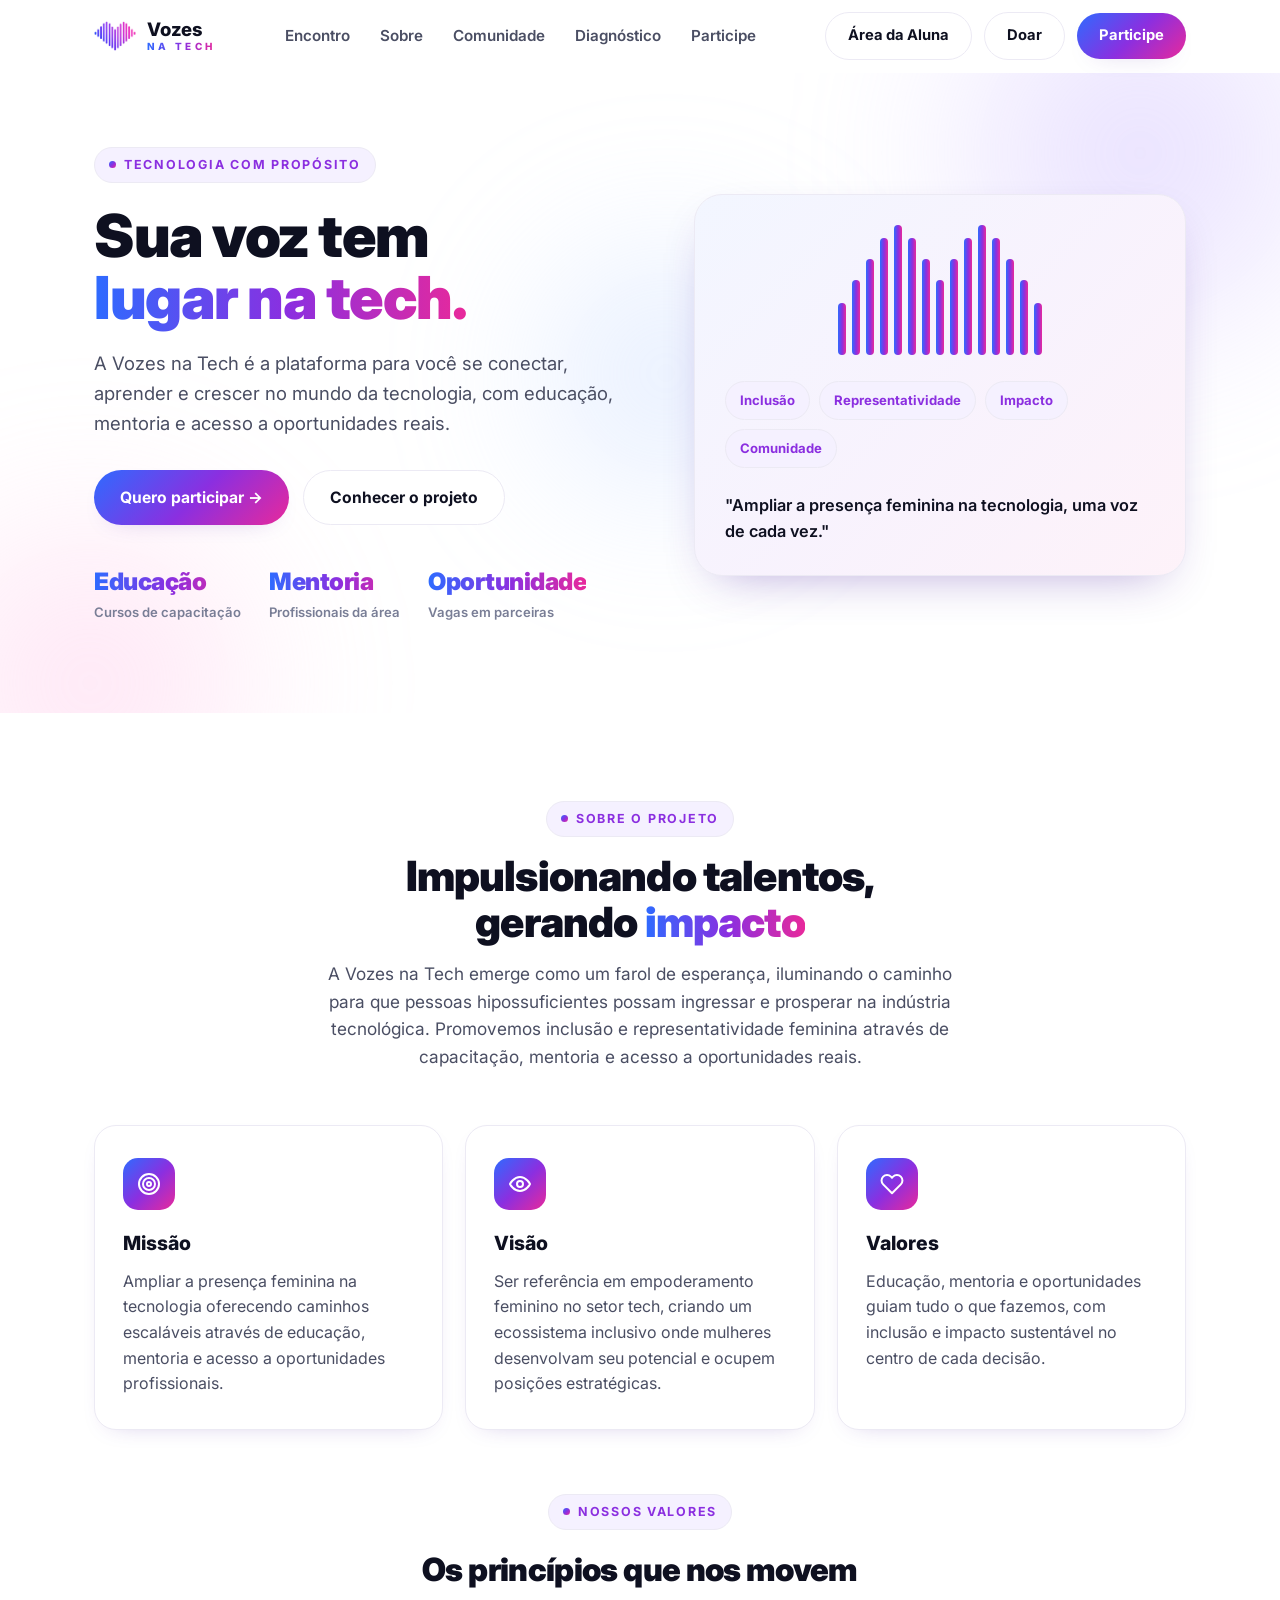
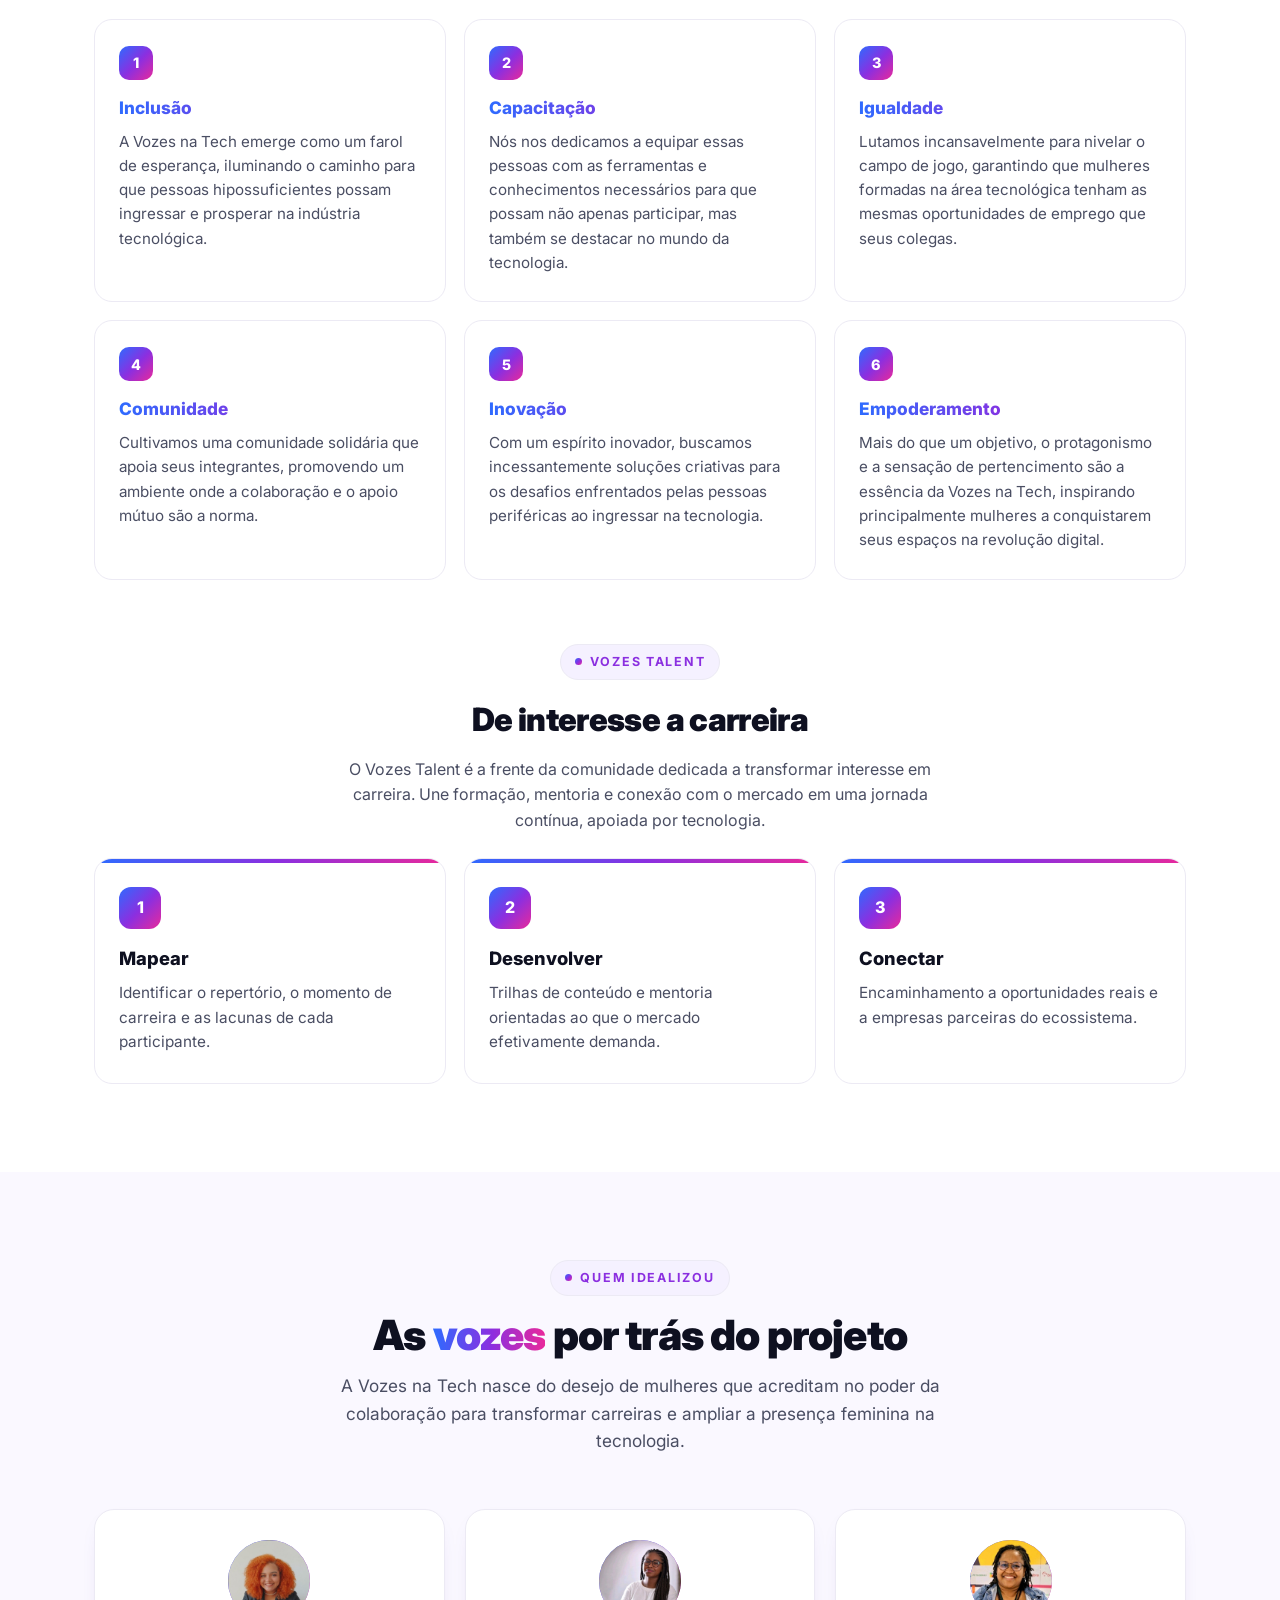
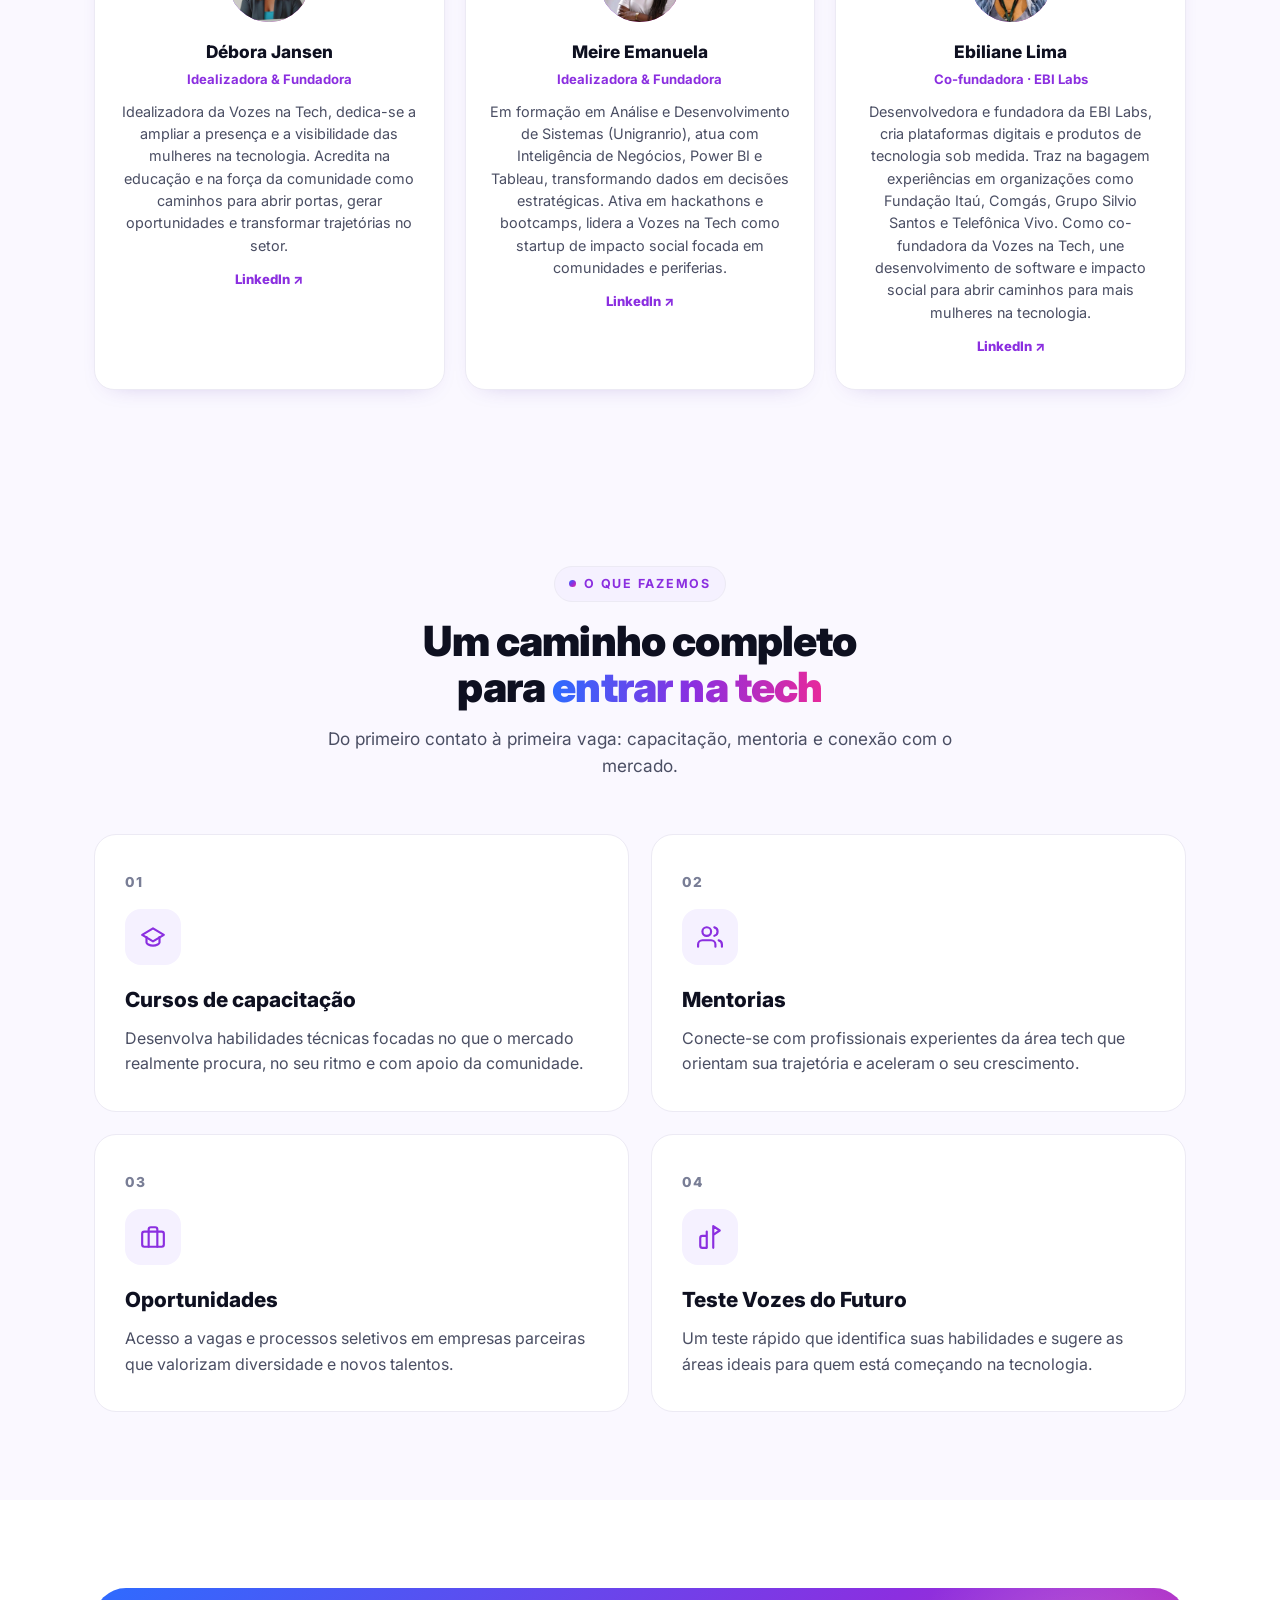
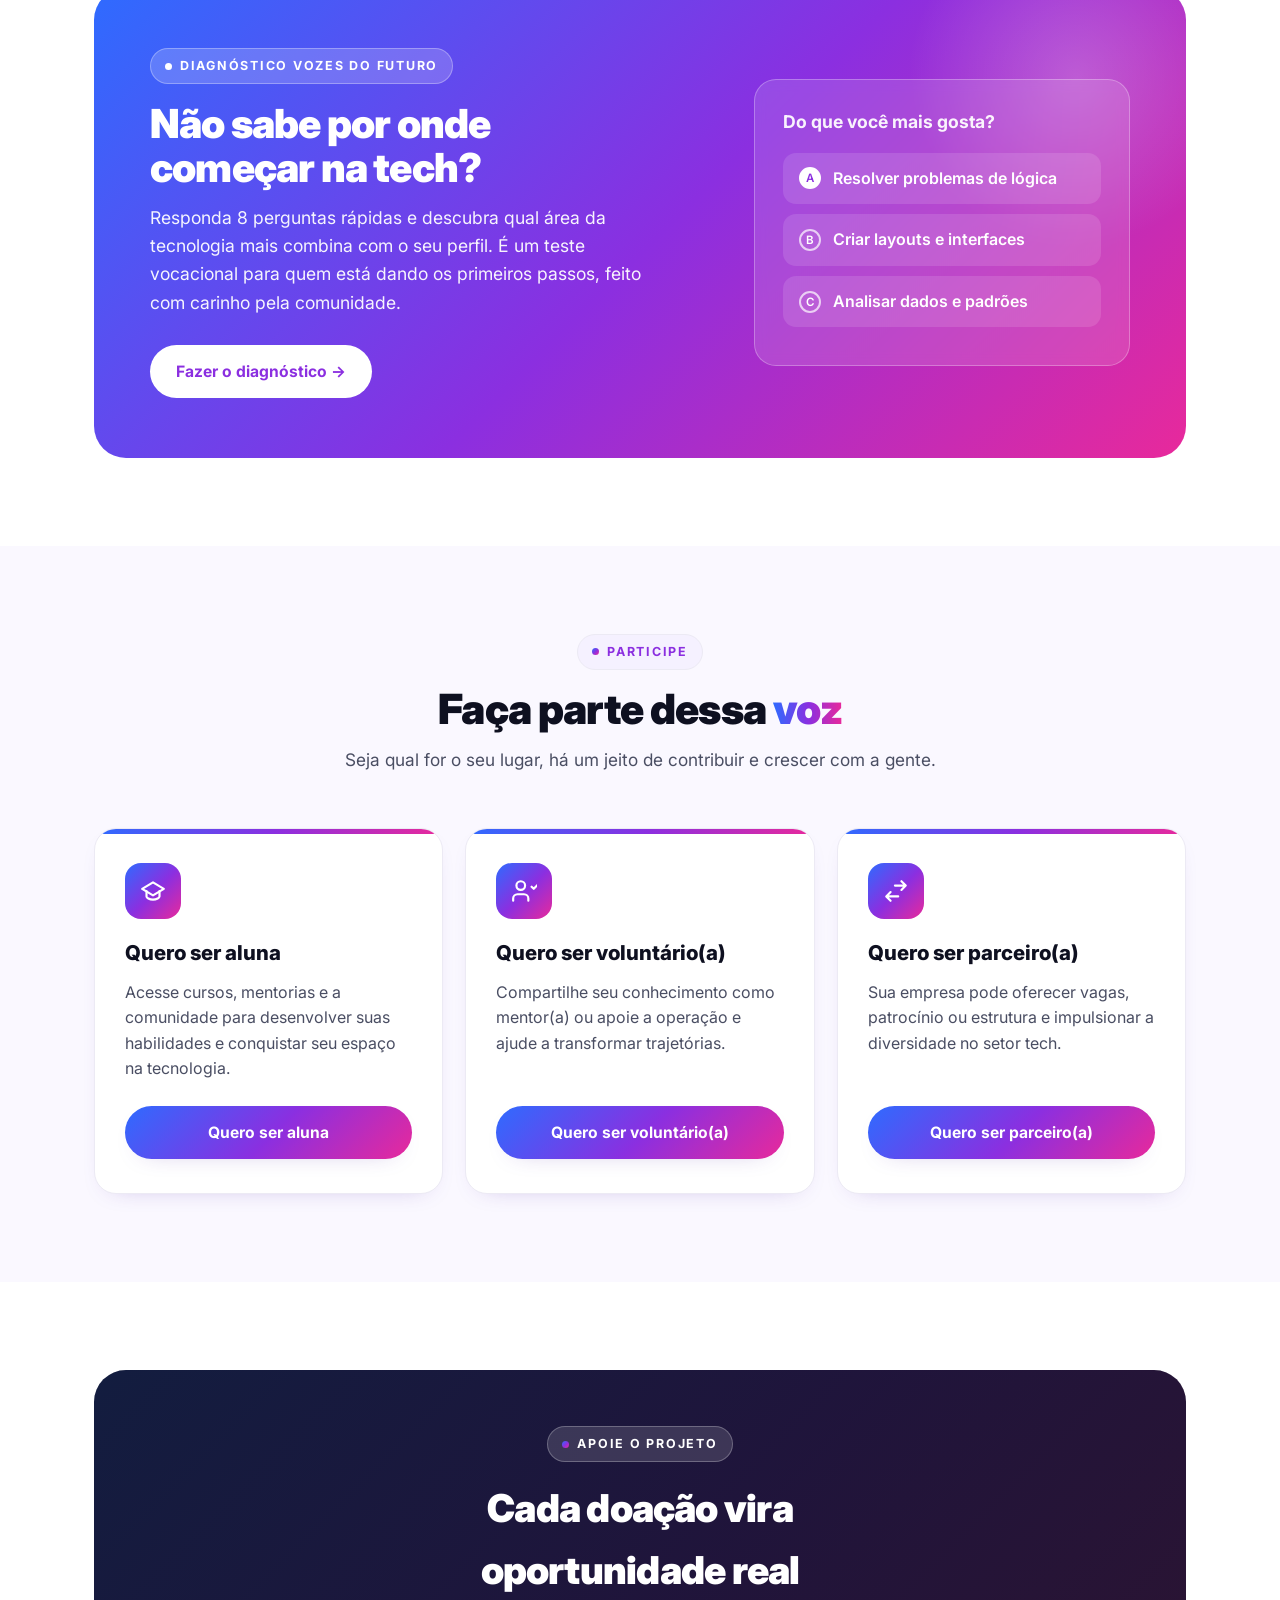
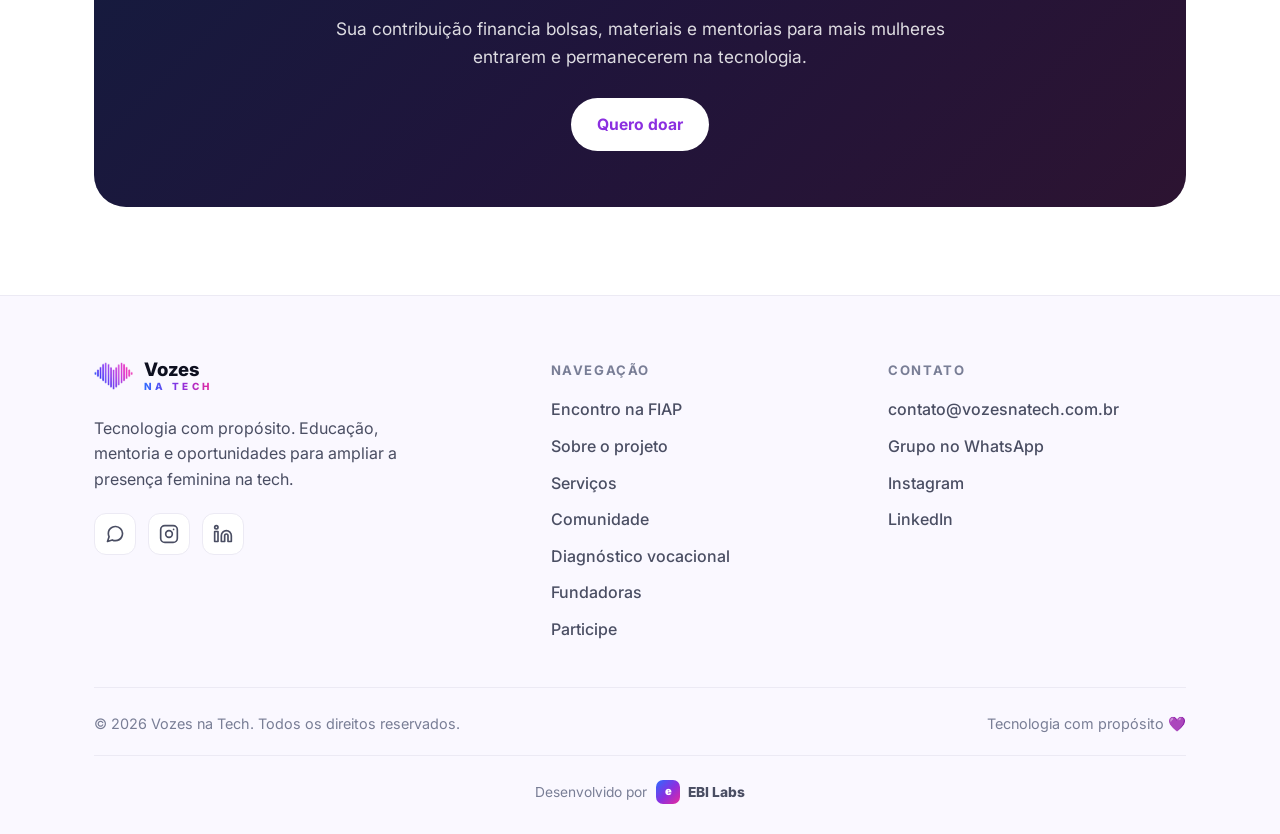
<file: index.html>
<!DOCTYPE html>
<html lang="pt-BR">
<head>
  <meta charset="UTF-8" />
  <meta name="viewport" content="width=device-width, initial-scale=1.0" />
  <title>Vozes na Tech | Tecnologia com propósito</title>
  <meta name="description" content="Vozes na Tech é a plataforma para se conectar, aprender e crescer no mundo da tecnologia. Ampliamos a presença feminina na tech com educação, mentoria e oportunidades." />
  <meta property="og:title" content="Vozes na Tech | Tecnologia com propósito" />
  <meta property="og:description" content="Educação, mentoria e oportunidades para ampliar a presença feminina na tecnologia." />
  <meta property="og:type" content="website" />
  <link rel="preconnect" href="https://fonts.googleapis.com" />
  <link rel="preconnect" href="https://fonts.gstatic.com" crossorigin />
  <link rel="stylesheet" href="https://fonts.googleapis.com/css2?family=Inter:wght@400;500;600;700;800;900&display=swap" />
  <link rel="icon" href="data:image/svg+xml,%3Csvg xmlns='http://www.w3.org/2000/svg' viewBox='0 0 32 32'%3E%3Cdefs%3E%3ClinearGradient id='g' x1='0' y1='0' x2='1' y2='0'%3E%3Cstop offset='0' stop-color='%232E6BFF'/%3E%3Cstop offset='.5' stop-color='%238B2FE0'/%3E%3Cstop offset='1' stop-color='%23E8299B'/%3E%3C/linearGradient%3E%3C/defs%3E%3Cpath fill='url(%23g)' d='M16 28C16 28 2 19 2 9.5 2 5.9 4.9 3 8.5 3 11 3 13.3 4.4 16 7.6 18.7 4.4 21 3 23.5 3 27.1 3 30 5.9 30 9.5 30 19 16 28 16 28Z'/%3E%3C/svg%3E" />
  <style>
    :root{
      --blue:#2E6BFF;
      --purple:#8B2FE0;
      --magenta:#E8299B;
      --ink:#0E1020;
      --ink-soft:#4A4E63;
      --muted:#797E96;
      --line:#ECEAF4;
      --bg:#FFFFFF;
      --bg-soft:#FAF8FF;
      --bg-tint:#F5F1FF;
      --grad:linear-gradient(90deg,var(--blue) 0%,var(--purple) 52%,var(--magenta) 100%);
      --grad-135:linear-gradient(135deg,var(--blue) 0%,var(--purple) 52%,var(--magenta) 100%);
      --shadow:0 18px 50px -24px rgba(74,32,160,.45);
      --shadow-sm:0 8px 26px -18px rgba(74,32,160,.4);
      --radius:22px;
      --maxw:1140px;
      --font:'Inter',-apple-system,BlinkMacSystemFont,'Segoe UI',Roboto,Helvetica,Arial,sans-serif;
    }
    *{box-sizing:border-box;margin:0;padding:0}
    html{scroll-behavior:smooth}
    body{
      font-family:var(--font);
      color:var(--ink);
      background:var(--bg);
      line-height:1.6;
      -webkit-font-smoothing:antialiased;
      text-rendering:optimizeLegibility;
    }
    a{color:inherit;text-decoration:none}
    img{max-width:100%}
    section{scroll-margin-top:84px}
    .wrap{width:100%;max-width:var(--maxw);margin:0 auto;padding:0 24px}
    .grad-text{
      background:var(--grad);
      -webkit-background-clip:text;background-clip:text;
      -webkit-text-fill-color:transparent;color:transparent;
    }
    .eyebrow{
      display:inline-flex;align-items:center;gap:8px;
      font-size:.78rem;font-weight:700;letter-spacing:.14em;text-transform:uppercase;
      color:var(--purple);
      padding:7px 14px;border-radius:999px;
      background:var(--bg-tint);border:1px solid var(--line);
    }
    .eyebrow::before{content:"";width:7px;height:7px;border-radius:50%;background:var(--grad-135)}

    /* Buttons */
    .btn{
      display:inline-flex;align-items:center;justify-content:center;gap:9px;
      font-weight:700;font-size:.98rem;
      padding:14px 26px;border-radius:999px;
      cursor:pointer;border:none;transition:transform .18s ease,box-shadow .18s ease,background .2s ease;
      white-space:nowrap;
    }
    .btn-primary{background:var(--grad-135);color:#fff;box-shadow:var(--shadow-sm)}
    .btn-primary:hover{transform:translateY(-2px);box-shadow:var(--shadow)}
    .btn-ghost{background:#fff;color:var(--ink);border:1.5px solid var(--line)}
    .btn-ghost:hover{border-color:var(--purple);color:var(--purple);transform:translateY(-2px)}
    .btn-light{background:rgba(255,255,255,.16);color:#fff;border:1.5px solid rgba(255,255,255,.35)}
    .btn-light:hover{background:rgba(255,255,255,.26);transform:translateY(-2px)}
    .btn-white{background:#fff;color:var(--purple)}
    .btn-white:hover{transform:translateY(-2px);box-shadow:0 14px 30px -16px rgba(0,0,0,.5)}

    /* Logo (soundwave equalizer + wordmark) */
    .logo{display:inline-flex;align-items:center;gap:11px}
    .logo-mark{display:block}
    .logo-word{font-weight:800;font-size:1.16rem;letter-spacing:-.01em;line-height:1}
    .logo-word small{display:block;font-size:.62rem;font-weight:800;letter-spacing:.34em;margin-top:3px}

    /* Header */
    header{
      position:sticky;top:0;z-index:50;
      background:rgba(255,255,255,.82);
      backdrop-filter:saturate(160%) blur(14px);
      border-bottom:1px solid transparent;transition:border-color .3s,box-shadow .3s;
    }
    header.scrolled{border-color:var(--line);box-shadow:0 6px 24px -20px rgba(20,10,60,.5)}
    .nav{display:flex;align-items:center;justify-content:space-between;height:72px}
    .nav-links{display:flex;align-items:center;gap:30px}
    .nav-links a{font-weight:600;font-size:.95rem;color:var(--ink-soft);position:relative;transition:color .18s}
    .nav-links a::after{content:"";position:absolute;left:0;bottom:-6px;width:0;height:2px;background:var(--grad);border-radius:2px;transition:width .22s}
    .nav-links a:hover{color:var(--ink)}
    .nav-links a:hover::after{width:100%}
    .nav-cta{display:flex;align-items:center;gap:12px}
    .nav-cta .btn{padding:11px 22px;font-size:.92rem}
    .burger{display:none;flex-direction:column;gap:5px;background:none;border:none;cursor:pointer;padding:8px}
    .burger span{width:24px;height:2.5px;background:var(--ink);border-radius:2px;transition:.25s}

    /* Hero */
    .hero{position:relative;overflow:hidden;padding:74px 0 90px}
    .hero-bg{position:absolute;inset:0;z-index:-1;overflow:hidden}
    .blob{position:absolute;border-radius:50%;filter:blur(70px);opacity:.5}
    .blob.b1{width:520px;height:520px;background:radial-gradient(circle,#c9b6ff,transparent 70%);top:-180px;right:-120px}
    .blob.b2{width:460px;height:460px;background:radial-gradient(circle,#ffc0e6,transparent 70%);bottom:-200px;left:-140px}
    .blob.b3{width:360px;height:360px;background:radial-gradient(circle,#bcd3ff,transparent 70%);top:120px;left:38%}
    .hero-grid{display:grid;grid-template-columns:1.05fr .95fr;gap:56px;align-items:center}
    .hero h1{font-size:clamp(2.4rem,5.4vw,3.7rem);line-height:1.05;font-weight:900;letter-spacing:-.025em;margin:22px 0 20px}
    .hero p.lead{font-size:1.16rem;color:var(--ink-soft);max-width:540px;margin-bottom:32px}
    .hero-actions{display:flex;flex-wrap:wrap;gap:14px}
    .hero-meta{display:flex;gap:28px;margin-top:38px;flex-wrap:wrap}
    .hero-meta .item{display:flex;flex-direction:column}
    .hero-meta .num{font-size:1.5rem;font-weight:900;letter-spacing:-.02em}
    .hero-meta .lbl{font-size:.82rem;color:var(--muted);font-weight:600}

    /* Hero art card */
    .hero-art{position:relative}
    .art-card{
      background:#fff;border:1px solid var(--line);border-radius:28px;
      padding:30px;box-shadow:var(--shadow);position:relative;overflow:hidden;
    }
    .art-card::before{content:"";position:absolute;inset:0;background:var(--grad-135);opacity:.06}
    .wave{display:flex;align-items:flex-end;justify-content:center;gap:6px;height:130px;margin-bottom:26px;position:relative}
    .wave i{width:8px;border-radius:999px;background:var(--grad);animation:pulse 1.6s ease-in-out infinite}
    @keyframes pulse{0%,100%{transform:scaleY(.55)}50%{transform:scaleY(1)}}
    .art-tags{display:flex;flex-wrap:wrap;gap:9px;position:relative}
    .tag{font-size:.82rem;font-weight:700;padding:8px 14px;border-radius:999px;background:var(--bg-tint);color:var(--purple);border:1px solid var(--line)}
    .art-quote{margin-top:24px;font-size:1.02rem;font-weight:600;color:var(--ink);position:relative}

    /* Section shell */
    .section{padding:88px 0}
    .section.tint{background:var(--bg-soft)}
    .sec-head{max-width:660px;margin:0 auto 54px;text-align:center}
    .sec-head h2{font-size:clamp(1.9rem,3.6vw,2.6rem);font-weight:900;letter-spacing:-.02em;line-height:1.12;margin:16px 0 14px}
    .sec-head p{font-size:1.08rem;color:var(--ink-soft)}

    /* MVV cards */
    .mvv{display:grid;grid-template-columns:repeat(3,1fr);gap:22px}
    .mvv-card{background:#fff;border:1px solid var(--line);border-radius:var(--radius);padding:32px 28px;box-shadow:var(--shadow-sm);transition:transform .22s,box-shadow .22s}
    .mvv-card:hover{transform:translateY(-6px);box-shadow:var(--shadow)}
    .mvv-card .ico{width:52px;height:52px;border-radius:15px;display:grid;place-items:center;background:var(--grad-135);color:#fff;margin-bottom:18px}
    .mvv-card h3{font-size:1.22rem;font-weight:800;margin-bottom:10px}
    .mvv-card p{color:var(--ink-soft);font-size:1rem}
    .values-row{display:flex;flex-wrap:wrap;gap:10px;justify-content:center;margin-top:40px}
    .value-chip{font-weight:700;font-size:.95rem;padding:10px 20px;border-radius:999px;border:1.5px solid var(--line);background:#fff}
    .value-chip b{background:var(--grad);-webkit-background-clip:text;background-clip:text;-webkit-text-fill-color:transparent}

    /* Services */
    .services{display:grid;grid-template-columns:repeat(2,1fr);gap:22px}
    .svc{
      position:relative;background:#fff;border:1px solid var(--line);border-radius:var(--radius);
      padding:34px 30px;overflow:hidden;transition:transform .22s,box-shadow .22s,border-color .22s;
    }
    .svc:hover{transform:translateY(-6px);box-shadow:var(--shadow);border-color:transparent}
    .svc .num{font-size:.86rem;font-weight:800;color:var(--muted);letter-spacing:.1em}
    .svc .ico{width:56px;height:56px;border-radius:16px;display:grid;place-items:center;background:var(--bg-tint);color:var(--purple);margin:14px 0 18px;transition:.25s}
    .svc:hover .ico{background:var(--grad-135);color:#fff}
    .svc h3{font-size:1.3rem;font-weight:800;margin-bottom:10px}
    .svc p{color:var(--ink-soft)}

    /* Highlight (Vozes do Futuro) */
    .highlight{position:relative;border-radius:32px;overflow:hidden;background:var(--grad-135);color:#fff;padding:60px 56px}
    .highlight::after{content:"";position:absolute;top:-80px;right:-60px;width:340px;height:340px;background:radial-gradient(circle,rgba(255,255,255,.22),transparent 70%);border-radius:50%}
    .highlight-grid{display:grid;grid-template-columns:1.2fr .8fr;gap:40px;align-items:center;position:relative;z-index:1}
    .highlight .eyebrow{background:rgba(255,255,255,.18);border-color:rgba(255,255,255,.3);color:#fff}
    .highlight .eyebrow::before{background:#fff}
    .highlight h2{font-size:clamp(1.9rem,3.6vw,2.5rem);font-weight:900;letter-spacing:-.02em;margin:18px 0 14px;line-height:1.1}
    .highlight p{font-size:1.1rem;opacity:.94;max-width:520px}
    .highlight-visual{display:grid;place-items:center}
    .quiz-card{background:rgba(255,255,255,.13);border:1px solid rgba(255,255,255,.28);border-radius:22px;padding:28px;width:100%;backdrop-filter:blur(6px)}
    .quiz-card .q{font-weight:700;margin-bottom:16px}
    .quiz-opt{display:flex;align-items:center;gap:12px;padding:13px 16px;border-radius:13px;background:rgba(255,255,255,.12);margin-bottom:10px;font-weight:600;transition:.2s}
    .quiz-opt:hover{background:rgba(255,255,255,.24)}
    .quiz-opt span{width:22px;height:22px;border-radius:50%;border:2px solid rgba(255,255,255,.7);display:grid;place-items:center;font-size:.72rem;flex-shrink:0}
    .quiz-opt.on span{background:#fff;color:var(--purple);border-color:#fff}

    /* Participate */
    .parts{display:grid;grid-template-columns:repeat(3,1fr);gap:22px}
    .part{
      display:flex;flex-direction:column;background:#fff;border:1px solid var(--line);
      border-radius:var(--radius);padding:34px 30px;box-shadow:var(--shadow-sm);
      transition:transform .22s,box-shadow .22s;position:relative;overflow:hidden;
    }
    .part::before{content:"";position:absolute;top:0;left:0;right:0;height:5px;background:var(--grad)}
    .part:hover{transform:translateY(-6px);box-shadow:var(--shadow)}
    .part .ico{width:56px;height:56px;border-radius:16px;display:grid;place-items:center;background:var(--grad-135);color:#fff;margin-bottom:18px}
    .part h3{font-size:1.28rem;font-weight:800;margin-bottom:10px}
    .part p{color:var(--ink-soft);margin-bottom:24px;flex:1}
    .part .btn{width:100%}

    /* Donate band */
    .donate{background:var(--ink);color:#fff;border-radius:32px;padding:56px;text-align:center;position:relative;overflow:hidden}
    .donate::before{content:"";position:absolute;inset:0;background:var(--grad-135);opacity:.14}
    .donate-inner{position:relative;z-index:1;max-width:640px;margin:0 auto}
    .donate h2{font-size:clamp(1.8rem,3.4vw,2.4rem);font-weight:900;letter-spacing:-.02em;margin-bottom:14px}
    .donate p{opacity:.85;font-size:1.08rem;margin-bottom:28px}

    /* Footer */
    footer{background:var(--bg-soft);border-top:1px solid var(--line);padding:64px 0 30px}
    .foot-grid{display:grid;grid-template-columns:1.4fr 1fr 1fr;gap:40px;margin-bottom:44px}
    .foot-about p{color:var(--ink-soft);margin:18px 0 20px;max-width:340px}
    .socials{display:flex;gap:12px}
    .socials a{width:42px;height:42px;border-radius:12px;display:grid;place-items:center;background:#fff;border:1px solid var(--line);color:var(--ink-soft);transition:.2s}
    .socials a:hover{background:var(--grad-135);color:#fff;border-color:transparent;transform:translateY(-3px)}
    .foot-col h4{font-size:.82rem;text-transform:uppercase;letter-spacing:.12em;color:var(--muted);margin-bottom:16px}
    .foot-col ul{list-style:none;display:flex;flex-direction:column;gap:11px}
    .foot-col a{color:var(--ink-soft);font-weight:500;transition:color .18s}
    .foot-col a:hover{color:var(--purple)}
    .foot-bottom{border-top:1px solid var(--line);padding-top:24px;display:flex;justify-content:space-between;flex-wrap:wrap;gap:12px;color:var(--muted);font-size:.9rem}

    /* Reveal animation */
    .reveal{opacity:0;transform:translateY(24px);transition:opacity .6s ease,transform .6s ease}
    .reveal.in{opacity:1;transform:none}

    /* Responsive */
    @media(max-width:900px){
      .hero-grid{grid-template-columns:1fr;gap:44px}
      .hero-art{max-width:460px}
      .mvv,.services,.parts{grid-template-columns:1fr}
      .highlight-grid,.foot-grid{grid-template-columns:1fr;gap:32px}
      .highlight{padding:44px 30px}
      .donate{padding:44px 26px}
      .nav-links,.nav-cta .btn-ghost{display:none}
      .burger{display:flex}
      .mobile-menu.open{display:flex}
    }
    @media(max-width:560px){
      .section{padding:64px 0}
      .hero{padding:48px 0 64px}
      .hero-meta{gap:20px}
    }
    /* Mobile menu */
    .mobile-menu{display:none;position:fixed;inset:72px 0 auto 0;background:#fff;border-bottom:1px solid var(--line);flex-direction:column;padding:20px 24px 26px;gap:6px;z-index:49;box-shadow:0 20px 40px -24px rgba(20,10,60,.5)}
    .mobile-menu a{padding:12px 6px;font-weight:600;color:var(--ink-soft);border-bottom:1px solid var(--line)}
    .mobile-menu a:last-of-type{border:none}
    .mobile-menu .btn{margin-top:12px}

    /* Event banner */
    .event{position:relative;overflow:hidden;border-radius:30px;background:#0E1020;color:#fff;padding:44px;box-shadow:var(--shadow)}
    .event::before{content:"";position:absolute;inset:0;background:var(--grad-135);opacity:.18}
    .event::after{content:"";position:absolute;top:-90px;right:-70px;width:320px;height:320px;background:radial-gradient(circle,rgba(255,255,255,.18),transparent 70%);border-radius:50%}
    .event-grid{position:relative;z-index:1;display:grid;grid-template-columns:1.25fr .9fr;gap:38px;align-items:center}
    .event-badge{display:inline-flex;align-items:center;gap:9px;font-weight:800;font-size:.72rem;letter-spacing:.12em;text-transform:uppercase;background:rgba(255,255,255,.15);border:1px solid rgba(255,255,255,.3);padding:8px 15px;border-radius:999px}
    .event-badge .dot{width:8px;height:8px;border-radius:50%;background:#fff;box-shadow:0 0 0 0 rgba(255,255,255,.7);animation:blink 1.6s ease-out infinite}
    @keyframes blink{0%{box-shadow:0 0 0 0 rgba(255,255,255,.6)}70%{box-shadow:0 0 0 8px rgba(255,255,255,0)}100%{box-shadow:0 0 0 0 rgba(255,255,255,0)}}
    .event h2{font-size:clamp(1.6rem,3.3vw,2.25rem);font-weight:900;letter-spacing:-.02em;margin:18px 0 12px;line-height:1.12}
    .event .evd{opacity:.9;margin-bottom:22px;max-width:560px}
    .event-info{display:flex;flex-direction:column;gap:11px;margin-bottom:26px}
    .event-info .ei{display:flex;align-items:center;gap:12px;font-weight:600;font-size:1rem}
    .event-info .ei svg{flex-shrink:0;opacity:.85}
    .event-actions{display:flex;flex-wrap:wrap;gap:12px;align-items:center}
    .event-free{font-weight:700;font-size:.88rem;opacity:.9}
    .event-list{background:rgba(255,255,255,.07);border:1px solid rgba(255,255,255,.18);border-radius:22px;padding:26px}
    .event-list h4{font-size:.78rem;letter-spacing:.1em;text-transform:uppercase;margin-bottom:15px;opacity:.85}
    .event-list ul{list-style:none;display:flex;flex-direction:column;gap:12px}
    .event-list li{display:flex;gap:11px;align-items:flex-start;font-size:.97rem;opacity:.95}
    .event-list li svg{flex-shrink:0;margin-top:3px;color:#fff}

    /* Values detail */
    .vgrid{display:grid;grid-template-columns:repeat(3,1fr);gap:18px;margin-top:24px}
    .vcard{background:#fff;border:1px solid var(--line);border-radius:18px;padding:26px 24px;transition:transform .2s,box-shadow .2s}
    .vcard:hover{transform:translateY(-5px);box-shadow:var(--shadow-sm)}
    .vcard .vn{width:34px;height:34px;border-radius:10px;display:grid;place-items:center;font-weight:800;font-size:.9rem;color:#fff;background:var(--grad-135);margin-bottom:14px}
    .vcard h4{font-size:1.08rem;font-weight:800;margin-bottom:8px;background:var(--grad);-webkit-background-clip:text;background-clip:text;-webkit-text-fill-color:transparent}
    .vcard p{color:var(--ink-soft);font-size:.95rem}

    /* Talent steps */
    .talent{margin-top:24px;display:grid;grid-template-columns:repeat(3,1fr);gap:18px}
    .tstep{position:relative;background:#fff;border:1px solid var(--line);border-radius:18px;padding:28px 24px;overflow:hidden}
    .tstep::before{content:"";position:absolute;top:0;left:0;right:0;height:4px;background:var(--grad)}
    .tstep .tnum{width:42px;height:42px;border-radius:12px;display:grid;place-items:center;font-weight:800;color:#fff;background:var(--grad-135);margin-bottom:15px}
    .tstep h4{font-size:1.15rem;font-weight:800;margin-bottom:8px}
    .tstep p{color:var(--ink-soft);font-size:.96rem}

    /* Founders */
    .founders{display:grid;grid-template-columns:repeat(auto-fit,minmax(210px,1fr));gap:20px;margin-top:24px}
    .fcard{background:#fff;border:1px solid var(--line);border-radius:20px;padding:30px 24px;text-align:center;box-shadow:var(--shadow-sm);transition:transform .2s,box-shadow .2s}
    .fcard:hover{transform:translateY(-5px);box-shadow:var(--shadow)}
    .favatar{width:82px;height:82px;border-radius:50%;margin:0 auto 16px;background:var(--grad-135);display:grid;place-items:center;color:#fff;font-weight:800;font-size:1.4rem;letter-spacing:.02em}
    .fcard h4{font-size:1.08rem;font-weight:800;margin-bottom:3px}
    .fcard .frole{font-size:.82rem;font-weight:700;color:var(--purple);margin-bottom:11px}
    .fcard p{color:var(--ink-soft);font-size:.9rem;line-height:1.55}
    .note{margin-top:22px;font-size:.85rem;color:var(--muted);text-align:center}
    .favatar{position:relative;overflow:hidden}
    .favatar img{position:absolute;inset:0;width:100%;height:100%;object-fit:cover}
    .fcard .flink{display:inline-flex;align-items:center;gap:6px;margin-top:12px;font-size:.82rem;font-weight:800;color:var(--purple)}
    .fcard .flink:hover{text-decoration:underline}

    /* Quiz */
    .quiz{max-width:720px;margin:44px auto 0;background:#fff;border:1px solid var(--line);border-radius:28px;box-shadow:var(--shadow);padding:40px;position:relative;overflow:hidden}
    .quiz-stage{animation:qfade .4s ease}
    @keyframes qfade{from{opacity:0;transform:translateY(8px)}to{opacity:1;transform:none}}
    .quiz-intro{text-align:center}
    .quiz-intro .qbig{width:74px;height:74px;border-radius:20px;margin:0 auto 20px;display:grid;place-items:center;background:var(--grad-135);color:#fff}
    .quiz-intro h3{font-size:1.6rem;font-weight:900;letter-spacing:-.02em;margin-bottom:10px}
    .quiz-intro p{color:var(--ink-soft);max-width:460px;margin:0 auto 26px}
    .qtop{display:flex;align-items:center;gap:16px;margin-bottom:22px}
    .qtop span{font-size:.85rem;font-weight:700;color:var(--muted);white-space:nowrap}
    .qbar{flex:1;height:8px;border-radius:99px;background:var(--bg-tint);overflow:hidden}
    .qbar i{display:block;height:100%;width:0;background:var(--grad);border-radius:99px;transition:width .35s ease}
    .qtext{font-size:1.32rem;font-weight:800;letter-spacing:-.01em;margin-bottom:22px;line-height:1.25}
    .qopt{display:flex;align-items:center;gap:14px;width:100%;text-align:left;background:#fff;border:1.5px solid var(--line);border-radius:14px;padding:15px 18px;margin-bottom:12px;font-weight:600;font-size:1rem;color:var(--ink);cursor:pointer;transition:.18s;font-family:inherit}
    .qopt:hover{border-color:var(--purple);background:var(--bg-tint);transform:translateX(3px)}
    .qopt .qk{width:30px;height:30px;flex-shrink:0;border-radius:9px;display:grid;place-items:center;font-weight:800;font-size:.9rem;background:var(--bg-tint);color:var(--purple);transition:.18s}
    .qopt:hover .qk{background:var(--grad-135);color:#fff}
    .qback{margin-top:8px;background:none;border:none;color:var(--muted);font-weight:600;cursor:pointer;font-size:.9rem;font-family:inherit;padding:4px}
    .qback:hover{color:var(--purple)}
    .qback[hidden]{display:none}
    /* Quiz result */
    .qresult{text-align:center}
    .qr-badge{display:inline-block;font-size:.76rem;font-weight:800;letter-spacing:.12em;text-transform:uppercase;color:var(--muted);margin-bottom:6px}
    .qr-ico{width:70px;height:70px;border-radius:20px;margin:0 auto 16px;display:grid;place-items:center;background:var(--grad-135);color:#fff}
    .qr-title{font-size:1.7rem;font-weight:900;letter-spacing:-.02em;background:var(--grad);-webkit-background-clip:text;background-clip:text;-webkit-text-fill-color:transparent;margin-bottom:8px;line-height:1.1}
    .qr-match{display:inline-block;font-weight:700;font-size:.9rem;color:var(--purple);background:var(--bg-tint);border:1px solid var(--line);padding:5px 14px;border-radius:999px;margin-bottom:16px}
    .qr-desc{color:var(--ink-soft);margin-bottom:20px;max-width:520px;margin-left:auto;margin-right:auto}
    .qr-roles{background:var(--bg-tint);border:1px solid var(--line);border-radius:14px;padding:16px 18px;margin-bottom:8px;font-size:.95rem;text-align:left}
    .qr-roles b{color:var(--ink)}
    .qr-bars{text-align:left;margin:22px 0 8px}
    .qr-bars>.h{font-size:.78rem;font-weight:800;letter-spacing:.1em;text-transform:uppercase;color:var(--muted);margin-bottom:14px}
    .qr-bar{margin-bottom:12px}
    .qr-bar .l{display:flex;justify-content:space-between;font-size:.86rem;font-weight:700;margin-bottom:6px}
    .qr-bar .l .p{color:var(--muted)}
    .qr-bar .t{height:9px;border-radius:99px;background:var(--bg-tint);overflow:hidden}
    .qr-bar .t i{display:block;height:100%;width:0;background:var(--grad);border-radius:99px;transition:width .7s ease}
    .qr-actions{display:flex;gap:12px;justify-content:center;flex-wrap:wrap;margin-top:20px}

    /* EBI credit */
    .ebi-credit{display:flex;align-items:center;justify-content:center;gap:9px;flex-wrap:wrap;padding:24px 0 0;margin-top:20px;border-top:1px solid var(--line);font-size:.86rem;color:var(--muted)}
    .ebi-credit a{display:inline-flex;align-items:center;gap:8px;font-weight:800;color:var(--ink-soft);transition:color .18s}
    .ebi-credit a:hover{color:var(--purple)}
    .ebi-mark{display:inline-flex;align-items:center;justify-content:center;width:24px;height:24px;border-radius:7px;background:var(--grad-135);color:#fff;font-weight:900;font-size:.7rem;letter-spacing:-.02em}

    @media(max-width:900px){
      .event{padding:32px 26px}
      .event-grid{grid-template-columns:1fr;gap:28px}
      .vgrid,.talent{grid-template-columns:1fr}
      .quiz{padding:28px 22px}
    }
    @media(max-width:400px){.btn{white-space:normal}}
  </style>
</head>
<body>

  <!-- HEADER -->
  <header id="top">
    <div class="wrap nav">
      <a href="#top" class="logo" aria-label="Vozes na Tech">
        <img class="logo-mark" src="assets/logo-heart.png" alt="Vozes na Tech" width="42" height="30" />
        <span class="logo-word">Vozes<small class="grad-text">NA TECH</small></span>
      </a>

      <nav class="nav-links">
        <a href="encontro.html">Encontro</a>
        <a href="#sobre">Sobre</a>
        <a href="comunidade.html">Comunidade</a>
        <a href="diagnostico.html">Diagnóstico</a>
        <a href="#participe">Participe</a>
      </nav>

      <div class="nav-cta">
        <a href="aluna.html" class="btn btn-ghost">Área da Aluna</a>
        <a href="#doar" class="btn btn-ghost">Doar</a>
        <a href="#participe" class="btn btn-primary">Participe</a>
        <button class="burger" id="burger" aria-label="Menu"><span></span><span></span><span></span></button>
      </div>
    </div>
  </header>

  <div class="mobile-menu" id="mobileMenu">
    <a href="aluna.html" style="font-weight:700; color:var(--purple)">✨ Área da Aluna (Login / Cadastro)</a>
    <a href="encontro.html">Encontro na FIAP</a>
    <a href="#sobre">Sobre</a>
    <a href="#servicos">Serviços</a>
    <a href="comunidade.html">Comunidade</a>
    <a href="diagnostico.html">Diagnóstico vocacional</a>
    <a href="#fundadoras">Fundadoras</a>
    <a href="#participe">Participe</a>
    <a href="#doar">Doar</a>
    <a href="#participe" class="btn btn-primary">Participe agora</a>
  </div>

  <!-- HERO -->
  <section class="hero">
    <div class="hero-bg"><span class="blob b1"></span><span class="blob b2"></span><span class="blob b3"></span></div>
    <div class="wrap hero-grid">
      <div class="hero-copy">
        <span class="eyebrow">Tecnologia com propósito</span>
        <h1>Sua voz tem<br><span class="grad-text">lugar na tech.</span></h1>
        <p class="lead">A Vozes na Tech é a plataforma para você se conectar, aprender e crescer no mundo da tecnologia, com educação, mentoria e acesso a oportunidades reais.</p>
        <div class="hero-actions">
          <a href="#participe" class="btn btn-primary">Quero participar →</a>
          <a href="#sobre" class="btn btn-ghost">Conhecer o projeto</a>
        </div>
        <div class="hero-meta">
          <div class="item"><span class="num grad-text">Educação</span><span class="lbl">Cursos de capacitação</span></div>
          <div class="item"><span class="num grad-text">Mentoria</span><span class="lbl">Profissionais da área</span></div>
          <div class="item"><span class="num grad-text">Oportunidade</span><span class="lbl">Vagas em parceiras</span></div>
        </div>
      </div>

      <div class="hero-art">
        <div class="art-card">
          <div class="wave" id="wave"></div>
          <div class="art-tags">
            <span class="tag">Inclusão</span><span class="tag">Representatividade</span>
            <span class="tag">Impacto</span><span class="tag">Comunidade</span>
          </div>
          <p class="art-quote">"Ampliar a presença feminina na tecnologia, uma voz de cada vez."</p>
        </div>
      </div>
    </div>
  </section>

  <!-- SOBRE / MVV -->
  <section class="section" id="sobre">
    <div class="wrap">
      <div class="sec-head reveal">
        <span class="eyebrow">Sobre o projeto</span>
        <h2>Impulsionando talentos,<br>gerando <span class="grad-text">impacto</span></h2>
        <p>A Vozes na Tech emerge como um farol de esperança, iluminando o caminho para que pessoas hipossuficientes possam ingressar e prosperar na indústria tecnológica. Promovemos inclusão e representatividade feminina através de capacitação, mentoria e acesso a oportunidades reais.</p>
      </div>

      <div class="mvv">
        <div class="mvv-card reveal">
          <div class="ico">
            <svg width="24" height="24" viewBox="0 0 24 24" fill="none" stroke="currentColor" stroke-width="2" stroke-linecap="round" stroke-linejoin="round"><circle cx="12" cy="12" r="10"/><circle cx="12" cy="12" r="6"/><circle cx="12" cy="12" r="2"/></svg>
          </div>
          <h3>Missão</h3>
          <p>Ampliar a presença feminina na tecnologia oferecendo caminhos escaláveis através de educação, mentoria e acesso a oportunidades profissionais.</p>
        </div>
        <div class="mvv-card reveal">
          <div class="ico">
            <svg width="24" height="24" viewBox="0 0 24 24" fill="none" stroke="currentColor" stroke-width="2" stroke-linecap="round" stroke-linejoin="round"><path d="M2 12s3.5-7 10-7 10 7 10 7-3.5 7-10 7-10-7-10-7Z"/><circle cx="12" cy="12" r="3"/></svg>
          </div>
          <h3>Visão</h3>
          <p>Ser referência em empoderamento feminino no setor tech, criando um ecossistema inclusivo onde mulheres desenvolvam seu potencial e ocupem posições estratégicas.</p>
        </div>
        <div class="mvv-card reveal">
          <div class="ico">
            <svg width="24" height="24" viewBox="0 0 24 24" fill="none" stroke="currentColor" stroke-width="2" stroke-linecap="round" stroke-linejoin="round"><path d="M20.84 4.61a5.5 5.5 0 0 0-7.78 0L12 5.67l-1.06-1.06a5.5 5.5 0 1 0-7.78 7.78L12 21.23l8.84-8.84a5.5 5.5 0 0 0 0-7.78Z"/></svg>
          </div>
          <h3>Valores</h3>
          <p>Educação, mentoria e oportunidades guiam tudo o que fazemos, com inclusão e impacto sustentável no centro de cada decisão.</p>
        </div>
      </div>

      <div style="text-align:center;margin-top:64px" class="reveal">
        <span class="eyebrow">Nossos valores</span>
        <h3 style="font-size:clamp(1.5rem,2.8vw,2rem);font-weight:900;letter-spacing:-.02em;margin-top:14px">Os princípios que nos movem</h3>
      </div>
      <div class="vgrid">
        <div class="vcard reveal"><div class="vn">1</div><h4>Inclusão</h4><p>A Vozes na Tech emerge como um farol de esperança, iluminando o caminho para que pessoas hipossuficientes possam ingressar e prosperar na indústria tecnológica.</p></div>
        <div class="vcard reveal"><div class="vn">2</div><h4>Capacitação</h4><p>Nós nos dedicamos a equipar essas pessoas com as ferramentas e conhecimentos necessários para que possam não apenas participar, mas também se destacar no mundo da tecnologia.</p></div>
        <div class="vcard reveal"><div class="vn">3</div><h4>Igualdade</h4><p>Lutamos incansavelmente para nivelar o campo de jogo, garantindo que mulheres formadas na área tecnológica tenham as mesmas oportunidades de emprego que seus colegas.</p></div>
        <div class="vcard reveal"><div class="vn">4</div><h4>Comunidade</h4><p>Cultivamos uma comunidade solidária que apoia seus integrantes, promovendo um ambiente onde a colaboração e o apoio mútuo são a norma.</p></div>
        <div class="vcard reveal"><div class="vn">5</div><h4>Inovação</h4><p>Com um espírito inovador, buscamos incessantemente soluções criativas para os desafios enfrentados pelas pessoas periféricas ao ingressar na tecnologia.</p></div>
        <div class="vcard reveal"><div class="vn">6</div><h4>Empoderamento</h4><p>Mais do que um objetivo, o protagonismo e a sensação de pertencimento são a essência da Vozes na Tech, inspirando principalmente mulheres a conquistarem seus espaços na revolução digital.</p></div>
      </div>

      <div style="text-align:center;margin-top:64px" class="reveal">
        <span class="eyebrow">Vozes Talent</span>
        <h3 style="font-size:clamp(1.5rem,2.8vw,2rem);font-weight:900;letter-spacing:-.02em;margin:14px 0 12px">De interesse a carreira</h3>
        <p style="color:var(--ink-soft);max-width:600px;margin:0 auto">O Vozes Talent é a frente da comunidade dedicada a transformar interesse em carreira. Une formação, mentoria e conexão com o mercado em uma jornada contínua, apoiada por tecnologia.</p>
      </div>
      <div class="talent">
        <div class="tstep reveal"><div class="tnum">1</div><h4>Mapear</h4><p>Identificar o repertório, o momento de carreira e as lacunas de cada participante.</p></div>
        <div class="tstep reveal"><div class="tnum">2</div><h4>Desenvolver</h4><p>Trilhas de conteúdo e mentoria orientadas ao que o mercado efetivamente demanda.</p></div>
        <div class="tstep reveal"><div class="tnum">3</div><h4>Conectar</h4><p>Encaminhamento a oportunidades reais e a empresas parceiras do ecossistema.</p></div>
      </div>
    </div>
  </section>

  <!-- FUNDADORAS -->
  <section class="section tint" id="fundadoras">
    <div class="wrap">
      <div class="sec-head reveal">
        <span class="eyebrow">Quem idealizou</span>
        <h2>As <span class="grad-text">vozes</span> por trás do projeto</h2>
        <p>A Vozes na Tech nasce do desejo de mulheres que acreditam no poder da colaboração para transformar carreiras e ampliar a presença feminina na tecnologia.</p>
      </div>
      <div class="founders">
        <div class="fcard reveal">
          <div class="favatar">DJ<img src="assets/debora-jansen.jpg" alt="Débora Jansen" onerror="this.remove()"></div>
          <h4>Débora Jansen</h4>
          <div class="frole">Idealizadora &amp; Fundadora</div>
          <p>Idealizadora da Vozes na Tech, dedica-se a ampliar a presença e a visibilidade das mulheres na tecnologia. Acredita na educação e na força da comunidade como caminhos para abrir portas, gerar oportunidades e transformar trajetórias no setor.</p>
          <a class="flink" href="https://www.linkedin.com/in/debora-jansen/" target="_blank" rel="noopener">LinkedIn ↗</a>
        </div>
        <div class="fcard reveal">
          <div class="favatar">ME<img src="assets/meire-emanuela.jpg" alt="Meire Emanuela" onerror="this.remove()"></div>
          <h4>Meire Emanuela</h4>
          <div class="frole">Idealizadora &amp; Fundadora</div>
          <p>Em formação em Análise e Desenvolvimento de Sistemas (Unigranrio), atua com Inteligência de Negócios, Power BI e Tableau, transformando dados em decisões estratégicas. Ativa em hackathons e bootcamps, lidera a Vozes na Tech como startup de impacto social focada em comunidades e periferias.</p>
          <a class="flink" href="https://www.linkedin.com/in/meire-emanuela-18bb27a2/" target="_blank" rel="noopener">LinkedIn ↗</a>
        </div>
        <div class="fcard reveal">
          <div class="favatar">EL<img src="assets/ebiliane-lima.jpg" alt="Ebiliane Lima" onerror="this.remove()"></div>
          <h4>Ebiliane Lima</h4>
          <div class="frole">Co-fundadora · EBI Labs</div>
          <p>Desenvolvedora e fundadora da EBI Labs, cria plataformas digitais e produtos de tecnologia sob medida. Traz na bagagem experiências em organizações como Fundação Itaú, Comgás, Grupo Silvio Santos e Telefônica Vivo. Como co-fundadora da Vozes na Tech, une desenvolvimento de software e impacto social para abrir caminhos para mais mulheres na tecnologia.</p>
          <a class="flink" href="https://www.linkedin.com/in/ebiliane/" target="_blank" rel="noopener">LinkedIn ↗</a>
        </div>
      </div>
    </div>
  </section>

  <!-- SERVIÇOS -->
  <section class="section tint" id="servicos">
    <div class="wrap">
      <div class="sec-head reveal">
        <span class="eyebrow">O que fazemos</span>
        <h2>Um caminho completo<br>para <span class="grad-text">entrar na tech</span></h2>
        <p>Do primeiro contato à primeira vaga: capacitação, mentoria e conexão com o mercado.</p>
      </div>

      <div class="services">
        <div class="svc reveal">
          <span class="num">01</span>
          <div class="ico">
            <svg width="26" height="26" viewBox="0 0 24 24" fill="none" stroke="currentColor" stroke-width="2" stroke-linecap="round" stroke-linejoin="round"><path d="M22 10 12 4 2 10l10 6 10-6Z"/><path d="M6 12v5c0 1 2.5 3 6 3s6-2 6-3v-5"/></svg>
          </div>
          <h3>Cursos de capacitação</h3>
          <p>Desenvolva habilidades técnicas focadas no que o mercado realmente procura, no seu ritmo e com apoio da comunidade.</p>
        </div>
        <div class="svc reveal">
          <span class="num">02</span>
          <div class="ico">
            <svg width="26" height="26" viewBox="0 0 24 24" fill="none" stroke="currentColor" stroke-width="2" stroke-linecap="round" stroke-linejoin="round"><path d="M17 21v-2a4 4 0 0 0-4-4H5a4 4 0 0 0-4 4v2"/><circle cx="9" cy="7" r="4"/><path d="M23 21v-2a4 4 0 0 0-3-3.87M16 3.13a4 4 0 0 1 0 7.75"/></svg>
          </div>
          <h3>Mentorias</h3>
          <p>Conecte-se com profissionais experientes da área tech que orientam sua trajetória e aceleram o seu crescimento.</p>
        </div>
        <div class="svc reveal">
          <span class="num">03</span>
          <div class="ico">
            <svg width="26" height="26" viewBox="0 0 24 24" fill="none" stroke="currentColor" stroke-width="2" stroke-linecap="round" stroke-linejoin="round"><rect x="2" y="7" width="20" height="14" rx="2"/><path d="M16 21V5a2 2 0 0 0-2-2h-4a2 2 0 0 0-2 2v16"/></svg>
          </div>
          <h3>Oportunidades</h3>
          <p>Acesso a vagas e processos seletivos em empresas parceiras que valorizam diversidade e novos talentos.</p>
        </div>
        <div class="svc reveal">
          <span class="num">04</span>
          <div class="ico">
            <svg width="26" height="26" viewBox="0 0 24 24" fill="none" stroke="currentColor" stroke-width="2" stroke-linecap="round" stroke-linejoin="round"><path d="M9 11H5a2 2 0 0 0-2 2v7a2 2 0 0 0 2 2h4M9 22V7M15 22V2l6 4-6 4"/></svg>
          </div>
          <h3>Teste Vozes do Futuro</h3>
          <p>Um teste rápido que identifica suas habilidades e sugere as áreas ideais para quem está começando na tecnologia.</p>
        </div>
      </div>
    </div>
  </section>

  <!-- DIAGNÓSTICO VOCACIONAL: VOZES DO FUTURO -->
  <section class="section" id="teste">
    <div class="wrap">
      <div class="highlight reveal">
        <div class="highlight-grid">
          <div>
            <span class="eyebrow">Diagnóstico Vozes do Futuro</span>
            <h2>Não sabe por onde<br>começar na tech?</h2>
            <p>Responda 8 perguntas rápidas e descubra qual área da tecnologia mais combina com o seu perfil. É um teste vocacional para quem está dando os primeiros passos, feito com carinho pela comunidade.</p>
            <div class="hero-actions" style="margin-top:28px">
              <a href="diagnostico.html" class="btn btn-white">Fazer o diagnóstico →</a>
            </div>
          </div>
          <div class="highlight-visual">
            <div class="quiz-card">
              <p class="q">Do que você mais gosta?</p>
              <div class="quiz-opt on"><span>A</span> Resolver problemas de lógica</div>
              <div class="quiz-opt"><span>B</span> Criar layouts e interfaces</div>
              <div class="quiz-opt"><span>C</span> Analisar dados e padrões</div>
            </div>
          </div>
        </div>
      </div>

    </div>
  </section>

  <!-- PARTICIPE -->
  <section class="section tint" id="participe">
    <div class="wrap">
      <div class="sec-head reveal">
        <span class="eyebrow">Participe</span>
        <h2>Faça parte dessa <span class="grad-text">voz</span></h2>
        <p>Seja qual for o seu lugar, há um jeito de contribuir e crescer com a gente.</p>
      </div>

      <div class="parts">
        <div class="part reveal">
          <div class="ico">
            <svg width="26" height="26" viewBox="0 0 24 24" fill="none" stroke="currentColor" stroke-width="2" stroke-linecap="round" stroke-linejoin="round"><path d="M22 10 12 4 2 10l10 6 10-6Z"/><path d="M6 12v5c0 1 2.5 3 6 3s6-2 6-3v-5"/></svg>
          </div>
          <h3>Quero ser aluna</h3>
          <p>Acesse cursos, mentorias e a comunidade para desenvolver suas habilidades e conquistar seu espaço na tecnologia.</p>
          <a href="#" data-form="aluna" class="btn btn-primary">Quero ser aluna</a>
        </div>
        <div class="part reveal">
          <div class="ico">
            <svg width="26" height="26" viewBox="0 0 24 24" fill="none" stroke="currentColor" stroke-width="2" stroke-linecap="round" stroke-linejoin="round"><path d="M16 21v-2a4 4 0 0 0-4-4H6a4 4 0 0 0-4 4v2"/><circle cx="9" cy="7" r="4"/><path d="m19 8 2 2 4-4"/></svg>
          </div>
          <h3>Quero ser voluntário(a)</h3>
          <p>Compartilhe seu conhecimento como mentor(a) ou apoie a operação e ajude a transformar trajetórias.</p>
          <a href="#" data-form="voluntario" class="btn btn-primary">Quero ser voluntário(a)</a>
        </div>
        <div class="part reveal">
          <div class="ico">
            <svg width="26" height="26" viewBox="0 0 24 24" fill="none" stroke="currentColor" stroke-width="2" stroke-linecap="round" stroke-linejoin="round"><path d="M20 7h-9M14 17H5M17 3l4 4-4 4M7 21l-4-4 4-4"/></svg>
          </div>
          <h3>Quero ser parceiro(a)</h3>
          <p>Sua empresa pode oferecer vagas, patrocínio ou estrutura e impulsionar a diversidade no setor tech.</p>
          <a href="#" data-form="parceiro" class="btn btn-primary">Quero ser parceiro(a)</a>
        </div>
      </div>
    </div>
  </section>

  <!-- DOAR -->
  <section class="section" id="doar">
    <div class="wrap">
      <div class="donate reveal">
        <div class="donate-inner">
          <span class="eyebrow" style="background:rgba(255,255,255,.14);border-color:rgba(255,255,255,.25);color:#fff">Apoie o projeto</span>
          <h2 style="margin-top:16px">Cada doação vira<br>oportunidade real</h2>
          <p>Sua contribuição financia bolsas, materiais e mentorias para mais mulheres entrarem e permanecerem na tecnologia.</p>
          <a href="#" data-form="doar" class="btn btn-white">Quero doar</a>
        </div>
      </div>
    </div>
  </section>

  <!-- FOOTER -->
  <footer>
    <div class="wrap">
      <div class="foot-grid">
        <div class="foot-about">
          <a href="#top" class="logo">
            <img class="logo-mark" src="assets/logo-heart.png" alt="Vozes na Tech" width="39" height="28" />
            <span class="logo-word">Vozes<small class="grad-text">NA TECH</small></span>
          </a>
          <p>Tecnologia com propósito. Educação, mentoria e oportunidades para ampliar a presença feminina na tech.</p>
          <div class="socials">
            <a href="https://chat.whatsapp.com/BxffULc4rXwFoEIXTovVWt" target="_blank" rel="noopener" aria-label="Grupo no WhatsApp"><svg width="20" height="20" viewBox="0 0 24 24" fill="none" stroke="currentColor" stroke-width="2" stroke-linecap="round" stroke-linejoin="round"><path d="M21 11.5a8.38 8.38 0 0 1-.9 3.8 8.5 8.5 0 0 1-7.6 4.7 8.38 8.38 0 0 1-3.8-.9L3 21l1.9-5.7a8.38 8.38 0 0 1-.9-3.8 8.5 8.5 0 0 1 4.7-7.6 8.38 8.38 0 0 1 3.8-.9h.5a8.48 8.48 0 0 1 8 8v.5Z"/></svg></a>
            <a href="https://www.instagram.com/vozesnatech/" target="_blank" rel="noopener" aria-label="Instagram"><svg width="20" height="20" viewBox="0 0 24 24" fill="none" stroke="currentColor" stroke-width="2" stroke-linecap="round" stroke-linejoin="round"><rect x="2" y="2" width="20" height="20" rx="5"/><circle cx="12" cy="12" r="4"/><circle cx="17.5" cy="6.5" r="1" fill="currentColor" stroke="none"/></svg></a>
            <a href="https://www.linkedin.com/company/vozesnatech/posts/?feedView=all" target="_blank" rel="noopener" aria-label="LinkedIn"><svg width="20" height="20" viewBox="0 0 24 24" fill="none" stroke="currentColor" stroke-width="2" stroke-linecap="round" stroke-linejoin="round"><path d="M16 8a6 6 0 0 1 6 6v7h-4v-7a2 2 0 0 0-4 0v7h-4v-7a6 6 0 0 1 6-6Z"/><rect x="2" y="9" width="4" height="12"/><circle cx="4" cy="4" r="2"/></svg></a>
          </div>
        </div>

        <div class="foot-col">
          <h4>Navegação</h4>
          <ul>
            <li><a href="encontro.html">Encontro na FIAP</a></li>
            <li><a href="#sobre">Sobre o projeto</a></li>
            <li><a href="#servicos">Serviços</a></li>
            <li><a href="comunidade.html">Comunidade</a></li>
            <li><a href="diagnostico.html">Diagnóstico vocacional</a></li>
            <li><a href="#fundadoras">Fundadoras</a></li>
            <li><a href="#participe">Participe</a></li>
          </ul>
        </div>

        <div class="foot-col">
          <h4>Contato</h4>
          <ul>
            <li><a href="mailto:contato@vozesnatech.com.br">contato@vozesnatech.com.br</a></li>
            <li><a href="https://chat.whatsapp.com/BxffULc4rXwFoEIXTovVWt" target="_blank" rel="noopener">Grupo no WhatsApp</a></li>
            <li><a href="https://www.instagram.com/vozesnatech/" target="_blank" rel="noopener">Instagram</a></li>
            <li><a href="https://www.linkedin.com/company/vozesnatech/posts/?feedView=all" target="_blank" rel="noopener">LinkedIn</a></li>
          </ul>
        </div>
      </div>

      <div class="foot-bottom">
        <span>© <span id="year">2026</span> Vozes na Tech. Todos os direitos reservados.</span>
        <span>Tecnologia com propósito 💜</span>
      </div>

      <div class="ebi-credit">
        <span>Desenvolvido por</span>
        <a href="https://ebilabs.com.br" target="_blank" rel="noopener" aria-label="EBI Labs">
          <span class="ebi-mark">e</span> EBI Labs
        </a>
      </div>
    </div>
  </footer>

  <script>
    // Header shadow on scroll
    const header = document.getElementById('top');
    const onScroll = () => header.classList.toggle('scrolled', window.scrollY > 8);
    window.addEventListener('scroll', onScroll, {passive:true}); onScroll();

    // Mobile menu
    const burger = document.getElementById('burger');
    const menu = document.getElementById('mobileMenu');
    burger.addEventListener('click', () => menu.classList.toggle('open'));
    menu.querySelectorAll('a').forEach(a => a.addEventListener('click', () => menu.classList.remove('open')));

    // Build animated soundwave bars
    const wave = document.getElementById('wave');
    const heights = [40,58,74,90,100,90,74,58,74,90,100,90,74,58,40];
    heights.forEach((h,i) => {
      const b = document.createElement('i');
      b.style.height = h + '%';
      b.style.animationDelay = (i * 0.08) + 's';
      wave.appendChild(b);
    });

    // Reveal on scroll
    const io = new IntersectionObserver((entries) => {
      entries.forEach(e => { if(e.isIntersecting){ e.target.classList.add('in'); io.unobserve(e.target); } });
    }, {threshold:.14});
    document.querySelectorAll('.reveal').forEach(el => io.observe(el));

    // Year
    document.getElementById('year').textContent = new Date().getFullYear();

    // Form CTA handlers
    const FORMS = {
      aluna:'aluna.html',
      voluntario:'https://docs.google.com/forms/d/e/1FAIpQLSc7pXazj43K5IdN5X230KHiY5icV0SgDxHVASjOQQZLADHOxw/viewform',
      parceiro:'https://docs.google.com/forms/d/e/1FAIpQLScSL6Jwk4Z4hy0soiL6Ccqi2OpM79IYo06SVHkF2WHn_Oc41A/viewform',
      doar:'https://docs.google.com/forms/d/e/1FAIpQLScSL6Jwk4Z4hy0soiL6Ccqi2OpM79IYo06SVHkF2WHn_Oc41A/viewform'
    };
    document.querySelectorAll('[data-form]').forEach(el => {
      el.addEventListener('click', (ev) => {
        const formType = el.dataset.form;
        if (formType === 'aluna') {
          ev.preventDefault();
          window.location.href = 'aluna.html';
          return;
        }
        ev.preventDefault();
        const url = FORMS[formType];
        if(!url || url === '#'){ alert('Em breve: link do formulário será conectado aqui.'); }
        else { window.open(url, '_blank', 'noopener'); }
      });
    });

  </script>
</body>
</html>
</file>
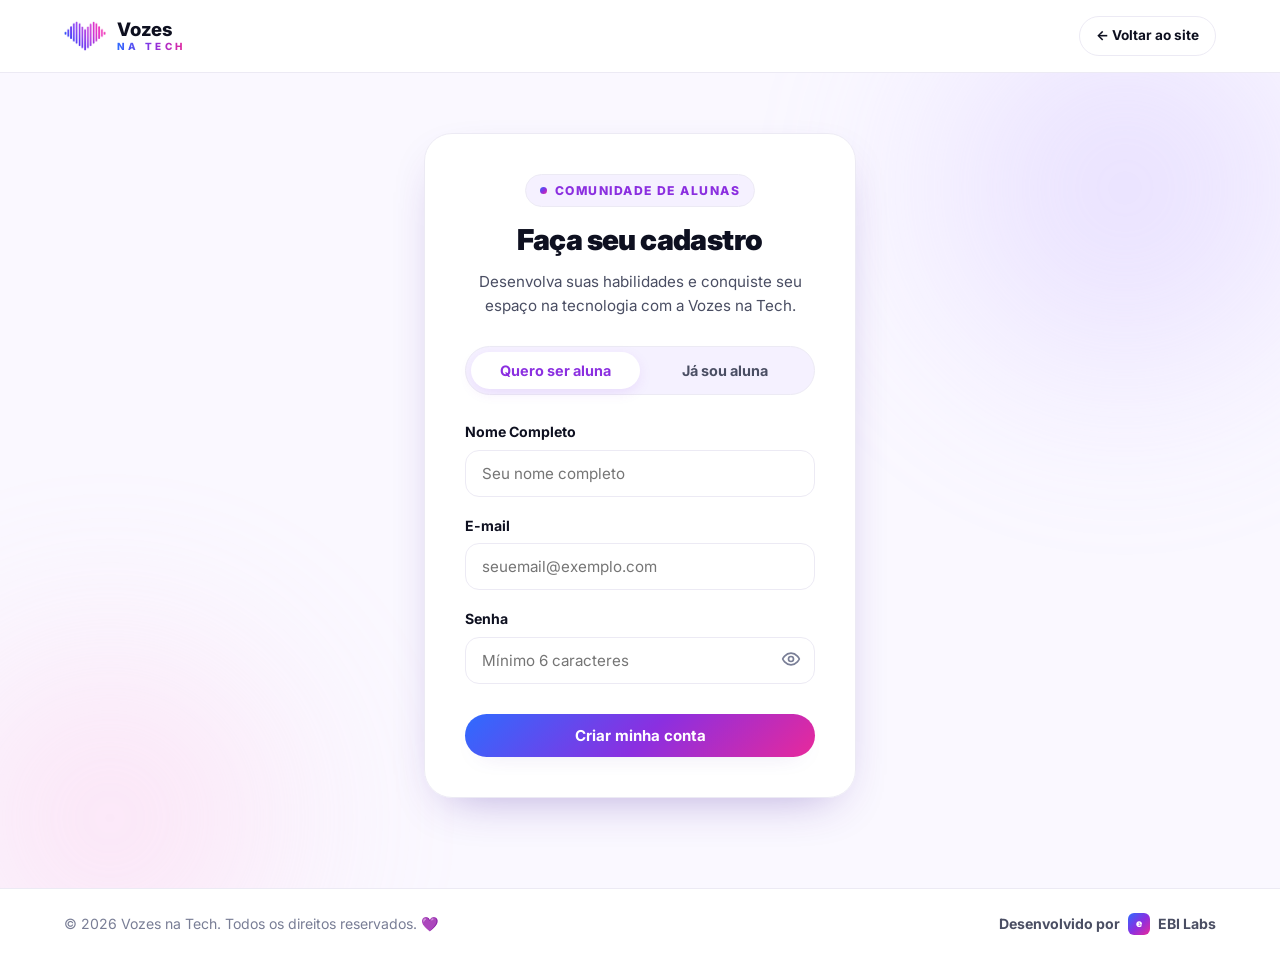
<file: aluna.html>
<!DOCTYPE html>
<html lang="pt-BR">
<head>
  <meta charset="UTF-8" />
  <meta name="viewport" content="width=device-width, initial-scale=1.0" />
  <title>Área da Aluna | Vozes na Tech</title>
  <meta name="description" content="Plataforma da Aluna Vozes na Tech: Cursos, Mentorias e Oportunidades exclusivas para impulsionar sua carreira na tecnologia." />
  <meta property="og:title" content="Área da Aluna | Vozes na Tech" />
  <meta property="og:description" content="Cursos, mentorias e oportunidades na tecnologia." />
  <link rel="preconnect" href="https://fonts.googleapis.com" />
  <link rel="preconnect" href="https://fonts.gstatic.com" crossorigin />
  <link rel="stylesheet" href="https://fonts.googleapis.com/css2?family=Inter:wght@400;500;600;700;800;900&display=swap" />
  <link rel="icon" href="data:image/svg+xml,%3Csvg xmlns='http://www.w3.org/2000/svg' viewBox='0 0 32 32'%3E%3Cdefs%3E%3ClinearGradient id='g' x1='0' y1='0' x2='1' y2='0'%3E%3Cstop offset='0' stop-color='%232E6BFF'/%3E%3Cstop offset='.5' stop-color='%238B2FE0'/%3E%3Cstop offset='1' stop-color='%23E8299B'/%3E%3C/linearGradient%3E%3C/defs%3E%3Cpath fill='url(%23g)' d='M16 28C16 28 2 19 2 9.5 2 5.9 4.9 3 8.5 3 11 3 13.3 4.4 16 7.6 18.7 4.4 21 3 23.5 3 27.1 3 30 5.9 30 9.5 30 19 16 28 16 28Z'/%3E%3C/svg%3E" />
  
  <style>
    :root {
      --blue: #2E6BFF;
      --purple: #8B2FE0;
      --magenta: #E8299B;
      --ink: #0E1020;
      --ink-soft: #4A4E63;
      --muted: #797E96;
      --line: #ECEAF4;
      --bg: #FFFFFF;
      --bg-soft: #FAF8FF;
      --bg-tint: #F5F1FF;
      --success: #10B981;
      --error: #EF4444;
      --warning: #F59E0B;
      --grad: linear-gradient(90deg, var(--blue) 0%, var(--purple) 52%, var(--magenta) 100%);
      --grad-135: linear-gradient(135deg, var(--blue) 0%, var(--purple) 52%, var(--magenta) 100%);
      --shadow: 0 18px 50px -24px rgba(74, 32, 160, 0.45);
      --shadow-sm: 0 8px 26px -18px rgba(74, 32, 160, 0.4);
      --radius: 22px;
      --maxw: 1200px;
      --font: 'Inter', -apple-system, BlinkMacSystemFont, 'Segoe UI', Roboto, Helvetica, Arial, sans-serif;
    }

    * { box-sizing: border-box; margin: 0; padding: 0; }
    html { scroll-behavior: smooth; }
    body {
      font-family: var(--font);
      color: var(--ink);
      background: var(--bg-soft);
      line-height: 1.6;
      -webkit-font-smoothing: antialiased;
      min-height: 100vh;
      display: flex;
      flex-direction: column;
    }

    a { color: inherit; text-decoration: none; }
    img { max-width: 100%; }
    .wrap { width: 100%; max-width: var(--maxw); margin: 0 auto; padding: 0 24px; }

    .grad-text {
      background: var(--grad);
      -webkit-background-clip: text;
      background-clip: text;
      -webkit-text-fill-color: transparent;
      color: transparent;
    }

    .eyebrow {
      display: inline-flex; align-items: center; gap: 8px;
      font-size: .76rem; font-weight: 800; letter-spacing: .12em; text-transform: uppercase;
      color: var(--purple);
      padding: 6px 14px; border-radius: 999px;
      background: var(--bg-tint); border: 1px solid var(--line);
    }
    .eyebrow::before { content: ""; width: 7px; height: 7px; border-radius: 50%; background: var(--grad-135); }

    /* Header */
    header {
      position: sticky; top: 0; z-index: 50;
      background: rgba(255, 255, 255, 0.92);
      backdrop-filter: saturate(160%) blur(14px);
      border-bottom: 1px solid var(--line);
    }
    .nav { display: flex; align-items: center; justify-content: space-between; height: 72px; }
    .logo { display: inline-flex; align-items: center; gap: 11px; }
    .logo-mark { display: block; }
    .logo-word { font-weight: 800; font-size: 1.16rem; letter-spacing: -.01em; line-height: 1; }
    .logo-word small { display: block; font-size: .62rem; font-weight: 800; letter-spacing: .34em; margin-top: 3px; }

    .nav-user { display: flex; align-items: center; gap: 14px; }
    .user-pill {
      display: flex; align-items: center; gap: 10px;
      background: var(--bg-tint); border: 1px solid var(--line);
      padding: 6px 14px; border-radius: 999px; font-weight: 700; font-size: 0.88rem;
    }
    .user-avatar {
      width: 28px; height: 28px; border-radius: 50%;
      background: var(--grad-135); color: #fff;
      display: grid; place-items: center; font-size: 0.75rem; font-weight: 800;
    }

    /* Buttons */
    .btn {
      display: inline-flex; align-items: center; justify-content: center; gap: 8px;
      font-weight: 700; font-size: .94rem;
      padding: 12px 24px; border-radius: 999px;
      cursor: pointer; border: none; transition: transform .18s ease, box-shadow .18s ease, background .2s ease;
      white-space: nowrap; font-family: inherit;
    }
    .btn-primary { background: var(--grad-135); color: #fff; box-shadow: var(--shadow-sm); }
    .btn-primary:hover { transform: translateY(-2px); box-shadow: var(--shadow); }
    .btn-ghost { background: #fff; color: var(--ink); border: 1.5px solid var(--line); }
    .btn-ghost:hover { border-color: var(--purple); color: var(--purple); transform: translateY(-2px); }
    .btn-sm { padding: 8px 16px; font-size: 0.85rem; }
    .btn-block { width: 100%; }

    /* ==========================================================================
       1. AUTH VIEW (LOGIN / CADASTRO)
       ========================================================================== */
    .auth-page {
      position: relative; flex: 1; display: flex; align-items: center; justify-content: center;
      padding: 60px 0 90px; overflow: hidden;
    }
    .auth-bg { position: absolute; inset: 0; z-index: -1; pointer-events: none; }
    .blob { position: absolute; border-radius: 50%; filter: blur(80px); opacity: 0.45; }
    .blob.b1 { width: 550px; height: 550px; background: radial-gradient(circle, #c9b6ff, transparent 70%); top: -160px; right: -120px; }
    .blob.b2 { width: 500px; height: 500px; background: radial-gradient(circle, #ffc0e6, transparent 70%); bottom: -180px; left: -140px; }

    .auth-container { width: 100%; max-width: 480px; margin: 0 auto; }
    .auth-card {
      background: rgba(255, 255, 255, 0.96); border: 1px solid var(--line);
      border-radius: 28px; padding: 40px; box-shadow: var(--shadow);
      backdrop-filter: blur(20px);
    }
    .auth-header { text-align: center; margin-bottom: 28px; }
    .auth-header h1 { font-size: 1.8rem; font-weight: 900; letter-spacing: -.02em; margin: 10px 0 6px; }
    .auth-header p { color: var(--ink-soft); font-size: 0.95rem; }

    .auth-tabs {
      display: flex; background: var(--bg-tint); padding: 5px;
      border-radius: 999px; margin-bottom: 26px; border: 1px solid var(--line);
    }
    .auth-tab {
      flex: 1; padding: 10px 16px; border: none; background: transparent;
      border-radius: 999px; font-weight: 700; font-size: 0.9rem; color: var(--ink-soft);
      cursor: pointer; transition: all 0.2s ease; font-family: inherit;
    }
    .auth-tab.active { background: #FFFFFF; color: var(--purple); box-shadow: 0 4px 15px -3px rgba(139, 47, 224, 0.15); }

    .form-group { margin-bottom: 18px; text-align: left; }
    .form-label { display: block; font-weight: 700; font-size: 0.88rem; color: var(--ink); margin-bottom: 6px; }
    .input-wrapper { position: relative; display: flex; align-items: center; }
    .form-input {
      width: 100%; padding: 13px 16px; font-size: 0.95rem; font-family: inherit;
      border: 1.5px solid var(--line); border-radius: 14px; background: #FFFFFF; color: var(--ink);
      outline: none; transition: border-color 0.2s, box-shadow 0.2s;
    }
    .form-input:focus { border-color: var(--purple); box-shadow: 0 0 0 4px rgba(139, 47, 224, 0.1); }
    .input-wrapper .toggle-pw { position: absolute; right: 14px; background: none; border: none; color: var(--muted); cursor: pointer; }
    .input-wrapper .toggle-pw:hover { color: var(--purple); }

    .alert {
      padding: 12px 16px; border-radius: 12px; font-size: 0.88rem; font-weight: 600;
      margin-bottom: 20px; display: none; align-items: center; gap: 10px; line-height: 1.4;
    }
    .alert-error { background: #FEF2F2; border: 1px solid #FCA5A5; color: #991B1B; }
    .alert-success { background: #ECFDF5; border: 1px solid #6EE7B7; color: #065F46; }

    .spinner {
      width: 18px; height: 18px; border: 2px solid rgba(255, 255, 255, 0.3);
      border-top-color: #ffffff; border-radius: 50%; animation: spin 0.8s linear infinite; display: inline-block;
    }
    @keyframes spin { to { transform: rotate(360deg); } }

    /* ==========================================================================
       2. VOCATIONAL TEST BANNER / MODAL (WHEN areas_interesse IS NULL)
       ========================================================================== */
    .test-banner {
      background: linear-gradient(135deg, #1E1B4B 0%, #311042 100%);
      border-radius: 24px; padding: 32px; color: #FFFFFF; margin-bottom: 30px;
      box-shadow: var(--shadow); position: relative; overflow: hidden;
      border: 1px solid rgba(255,255,255,0.1);
    }
    .test-banner h2 { font-size: 1.6rem; font-weight: 900; margin-bottom: 8px; }
    .test-banner p { opacity: 0.9; max-width: 680px; font-size: 0.98rem; margin-bottom: 20px; }

    .max-pill-info {
      font-size: 0.82rem; font-weight: 700; color: #E9D5FF; text-transform: uppercase; letter-spacing: 0.05em; margin-bottom: 12px; display: block;
    }
    .test-areas-grid { display: flex; flex-wrap: wrap; gap: 10px; margin-bottom: 22px; }
    .area-check-input { display: none; }
    .area-check-label {
      padding: 10px 18px; border-radius: 999px; font-weight: 700; font-size: 0.88rem;
      background: rgba(255,255,255,0.12); border: 1.5px solid rgba(255,255,255,0.25);
      color: #FFFFFF; cursor: pointer; transition: all 0.2s ease; user-select: none;
    }
    .area-check-input:checked + .area-check-label {
      background: #FFFFFF; color: var(--purple); border-color: #FFFFFF; box-shadow: 0 6px 20px -4px rgba(0,0,0,0.3);
    }
    .area-check-input:disabled + .area-check-label { opacity: 0.45; cursor: not-allowed; }

    /* ==========================================================================
       3. DASHBOARD MAIN VIEW
       ========================================================================== */
    .dashboard-view { display: none; padding: 36px 0 60px; }
    
    .dash-header {
      display: flex; align-items: center; justify-content: space-between; flex-wrap: wrap;
      gap: 20px; margin-bottom: 28px;
    }
    .dash-welcome-text h1 { font-size: 1.9rem; font-weight: 900; letter-spacing: -.02em; }
    .dash-welcome-text p { color: var(--ink-soft); font-size: 0.96rem; }

    .my-areas-badge { display: flex; align-items: center; gap: 8px; flex-wrap: wrap; }
    .area-tag {
      font-size: 0.82rem; font-weight: 800; padding: 6px 14px; border-radius: 999px;
      background: var(--bg-tint); color: var(--purple); border: 1px solid var(--line);
    }

    /* Sub-Navigation Tabs */
    .dash-nav {
      display: flex; gap: 10px; border-bottom: 2px solid var(--line);
      margin-bottom: 32px; overflow-x: auto; padding-bottom: 2px;
    }
    .dash-nav-item {
      padding: 12px 20px; font-weight: 700; font-size: 0.96rem; color: var(--ink-soft);
      border: none; background: transparent; cursor: pointer; position: relative;
      transition: color 0.2s; white-space: nowrap; font-family: inherit;
    }
    .dash-nav-item:hover { color: var(--purple); }
    .dash-nav-item.active { color: var(--purple); }
    .dash-nav-item.active::after {
      content: ""; position: absolute; bottom: -2px; left: 0; right: 0; height: 3px;
      background: var(--grad); border-radius: 3px;
    }

    /* Dashboard Sections */
    .tab-content { display: none; }
    .tab-content.active { display: block; animation: fadeIn 0.3s ease; }
    @keyframes fadeIn { from { opacity: 0; transform: translateY(6px); } to { opacity: 1; transform: translateY(0); } }

    /* Overview Cards Grid */
    .overview-grid {
      display: grid; grid-template-columns: repeat(auto-fit, minmax(260px, 1fr)); gap: 20px; margin-bottom: 36px;
    }
    .kpi-card {
      background: #FFFFFF; border: 1px solid var(--line); border-radius: 20px;
      padding: 24px; box-shadow: var(--shadow-sm); display: flex; align-items: center; gap: 18px;
    }
    .kpi-icon {
      width: 52px; height: 52px; border-radius: 16px; background: var(--bg-tint);
      color: var(--purple); display: grid; place-items: center; flex-shrink: 0;
    }
    .kpi-num { font-size: 1.6rem; font-weight: 900; line-height: 1.1; }
    .kpi-lbl { color: var(--ink-soft); font-size: 0.88rem; font-weight: 600; }

    /* Cards Grid (Cursos, Mentorias, Vagas) */
    .card-grid {
      display: grid; grid-template-columns: repeat(auto-fill, minmax(320px, 1fr)); gap: 24px;
    }

    /* Course Card */
    .course-card {
      background: #FFFFFF; border: 1px solid var(--line); border-radius: 22px;
      overflow: hidden; box-shadow: var(--shadow-sm); transition: transform 0.22s, box-shadow 0.22s;
      display: flex; flex-direction: column;
    }
    .course-card:hover { transform: translateY(-4px); box-shadow: var(--shadow); }
    .course-banner {
      height: 140px; background: var(--grad-135); padding: 18px; color: #fff;
      display: flex; flex-direction: column; justify-content: space-between; position: relative;
    }
    .course-badge {
      align-self: flex-start; background: rgba(255,255,255,0.22); backdrop-filter: blur(8px);
      padding: 4px 12px; border-radius: 999px; font-size: 0.75rem; font-weight: 800; text-transform: uppercase;
    }
    .course-body { padding: 22px; flex: 1; display: flex; flex-direction: column; }
    .course-title { font-size: 1.15rem; font-weight: 800; margin-bottom: 8px; line-height: 1.3; }
    .course-desc { color: var(--ink-soft); font-size: 0.9rem; margin-bottom: 18px; flex: 1; }
    .course-meta {
      display: flex; justify-content: space-between; font-size: 0.84rem; color: var(--muted);
      font-weight: 600; border-top: 1px solid var(--line); padding-top: 14px; margin-top: auto;
    }

    /* Mentors Grid */
    .mentor-card {
      background: #FFFFFF; border: 1px solid var(--line); border-radius: 22px;
      padding: 26px; box-shadow: var(--shadow-sm); text-align: center;
      transition: transform 0.22s; display: flex; flex-direction: column; align-items: center;
    }
    .mentor-card:hover { transform: translateY(-4px); box-shadow: var(--shadow); }
    .mentor-avatar {
      width: 76px; height: 76px; border-radius: 50%; background: var(--grad-135);
      margin-bottom: 14px; display: grid; place-items: center; color: #fff; font-weight: 800; font-size: 1.3rem;
      position: relative; overflow: hidden; border: 3px solid var(--bg-tint);
    }
    .mentor-avatar img { width: 100%; height: 100%; object-fit: cover; }
    .mentor-name { font-size: 1.1rem; font-weight: 800; margin-bottom: 4px; }
    .mentor-role { color: var(--purple); font-weight: 700; font-size: 0.85rem; margin-bottom: 10px; }
    .mentor-bio { color: var(--ink-soft); font-size: 0.88rem; margin-bottom: 18px; line-height: 1.5; }

    /* Jobs Card */
    .job-card {
      background: #FFFFFF; border: 1px solid var(--line); border-radius: 20px;
      padding: 24px; box-shadow: var(--shadow-sm); transition: transform 0.2s;
    }
    .job-card:hover { transform: translateY(-3px); box-shadow: var(--shadow); }
    .job-header { display: flex; justify-content: space-between; align-items: flex-start; margin-bottom: 12px; }
    .job-company { font-weight: 700; font-size: 0.86rem; color: var(--purple); }
    .job-title { font-size: 1.1rem; font-weight: 800; margin-bottom: 8px; }
    .job-tags { display: flex; flex-wrap: wrap; gap: 6px; margin-bottom: 16px; }
    .job-tag { font-size: 0.78rem; font-weight: 700; padding: 4px 10px; border-radius: 6px; background: var(--bg-tint); color: var(--ink-soft); }

    /* Footer */
    footer {
      border-top: 1px solid var(--line); padding: 24px 0; background: #FFFFFF;
      text-align: center; font-size: 0.88rem; color: var(--muted); margin-top: auto;
    }
    .footer-content { display: flex; align-items: center; justify-content: space-between; flex-wrap: wrap; gap: 12px; }
    .ebi-credit { display: inline-flex; align-items: center; gap: 8px; font-weight: 700; color: var(--ink-soft); }
    .ebi-mark {
      width: 22px; height: 22px; border-radius: 6px; background: var(--grad-135); color: #fff;
      display: grid; place-items: center; font-size: 0.65rem; font-weight: 900;
    }

    @media (max-width: 640px) {
      .auth-card { padding: 26px 20px; }
      .test-banner { padding: 24px 20px; }
      .dash-header { flex-direction: column; align-items: flex-start; }
      .card-grid { grid-template-columns: 1fr; }
    }
  </style>
</head>
<body>

  <!-- HEADER -->
  <header>
    <div class="wrap nav">
      <a href="index.html" class="logo" aria-label="Vozes na Tech">
        <img class="logo-mark" src="assets/logo-heart.png" alt="Vozes na Tech" width="42" height="30" />
        <span class="logo-word">Vozes<small class="grad-text">NA TECH</small></span>
      </a>

      <!-- Header actions / user state -->
      <div id="headerNavState">
        <a href="index.html" class="btn btn-ghost btn-sm">← Voltar ao site</a>
      </div>
    </div>
  </header>

  <!-- ==========================================================================
       AUTH SECTION (CADASTRO / LOGIN)
       ========================================================================== -->
  <main id="authSection" class="auth-page">
    <div class="auth-bg">
      <span class="blob b1"></span>
      <span class="blob b2"></span>
    </div>

    <div class="wrap auth-container">
      <div class="auth-card">
        
        <div class="auth-header">
          <span class="eyebrow">Comunidade de Alunas</span>
          <h1 id="authTitle">Faça seu cadastro</h1>
          <p id="authSub">Desenvolva suas habilidades e conquiste seu espaço na tecnologia com a Vozes na Tech.</p>
        </div>

        <!-- Tab Selector -->
        <div class="auth-tabs">
          <button type="button" class="auth-tab active" id="tabCadastro" onclick="switchAuthTab('cadastro')">Quero ser aluna</button>
          <button type="button" class="auth-tab" id="tabLogin" onclick="switchAuthTab('login')">Já sou aluna</button>
        </div>

        <!-- Alert Notification -->
        <div class="alert" id="alertBox">
          <span id="alertMsg"></span>
        </div>

        <!-- FORM: CADASTRO -->
        <form id="formCadastro" onsubmit="handleCadastro(event)">
          <div class="form-group">
            <label class="form-label" for="cadNome">Nome Completo</label>
            <input type="text" id="cadNome" class="form-input" placeholder="Seu nome completo" required />
          </div>

          <div class="form-group">
            <label class="form-label" for="cadEmail">E-mail</label>
            <input type="email" id="cadEmail" class="form-input" placeholder="seuemail@exemplo.com" required />
          </div>

          <div class="form-group">
            <label class="form-label" for="cadSenha">Senha</label>
            <div class="input-wrapper">
              <input type="password" id="cadSenha" class="form-input" placeholder="Mínimo 6 caracteres" minlength="6" required />
              <button type="button" class="toggle-pw" onclick="togglePassword('cadSenha', this)" aria-label="Mostrar senha">
                <svg width="20" height="20" viewBox="0 0 24 24" fill="none" stroke="currentColor" stroke-width="2" stroke-linecap="round" stroke-linejoin="round"><path d="M2 12s3-7 10-7 10 7 10 7-3 7-10 7-10-7-10-7Z"/><circle cx="12" cy="12" r="3"/></svg>
              </button>
            </div>
          </div>

          <button type="submit" class="btn btn-primary btn-block" id="btnSubmitCad" style="margin-top:12px">
            <span>Criar minha conta</span>
          </button>
        </form>

        <!-- FORM: LOGIN -->
        <form id="formLogin" onsubmit="handleLogin(event)" style="display: none;">
          <div class="form-group">
            <label class="form-label" for="loginEmail">E-mail</label>
            <input type="email" id="loginEmail" class="form-input" placeholder="seuemail@exemplo.com" required />
          </div>

          <div class="form-group">
            <label class="form-label" for="loginSenha">Senha</label>
            <div class="input-wrapper">
              <input type="password" id="loginSenha" class="form-input" placeholder="Sua senha" required />
              <button type="button" class="toggle-pw" onclick="togglePassword('loginSenha', this)" aria-label="Mostrar senha">
                <svg width="20" height="20" viewBox="0 0 24 24" fill="none" stroke="currentColor" stroke-width="2" stroke-linecap="round" stroke-linejoin="round"><path d="M2 12s3-7 10-7 10 7 10 7-3 7-10 7-10-7-10-7Z"/><circle cx="12" cy="12" r="3"/></svg>
              </button>
            </div>
          </div>

          <button type="submit" class="btn btn-primary btn-block" id="btnSubmitLogin" style="margin-top:12px">
            <span>Entrar na Plataforma</span>
          </button>
        </form>
      </div>
    </div>
  </main>

  <!-- ==========================================================================
       DASHBOARD SECTION (WHEN LOGGED IN)
       ========================================================================== -->
  <main id="dashboardSection" class="dashboard-view">
    <div class="wrap">

      <!-- VOCATIONAL TEST BANNER (IF areas_interesse IS NULL OR EMPTY) -->
      <div id="testNoticeBanner" class="test-banner" style="display:none;">
        <span class="eyebrow" style="background:rgba(255,255,255,0.15); border-color:rgba(255,255,255,0.25); color:#fff; margin-bottom:12px">
          Primeiro Acesso · Teste Vocacional
        </span>
        <h2>Defina suas 2 Áreas de Interesse 🎯</h2>
        <p>
          Suas áreas de interesse serão definidas após o teste vocacional. Como o teste ainda não foi realizado, selecione ou simule abaixo as <strong>suas 2 áreas de interesse principais (máximo 2)</strong> para personalizar seu acesso aos Cursos, Mentorias e Oportunidades!
        </p>

        <span class="max-pill-info" id="pillCounterText">Selecione no máximo 2 áreas (0 de 2 selecionadas):</span>
        <div class="test-areas-grid">
          <label>
            <input type="checkbox" class="area-check-input" value="Desenvolvimento Front-end" onchange="handleAreaSelectionLimit(this)" />
            <span class="area-check-label">💻 Front-end</span>
          </label>
          <label>
            <input type="checkbox" class="area-check-input" value="Desenvolvimento Back-end" onchange="handleAreaSelectionLimit(this)" />
            <span class="area-check-label">⚙️ Back-end</span>
          </label>
          <label>
            <input type="checkbox" class="area-check-input" value="UX/UI Design" onchange="handleAreaSelectionLimit(this)" />
            <span class="area-check-label">🎨 UX/UI Design</span>
          </label>
          <label>
            <input type="checkbox" class="area-check-input" value="Data Science & Analytics" onchange="handleAreaSelectionLimit(this)" />
            <span class="area-check-label">📊 Ciência de Dados</span>
          </label>
          <label>
            <input type="checkbox" class="area-check-input" value="Inteligência Artificial" onchange="handleAreaSelectionLimit(this)" />
            <span class="area-check-label">🤖 Inteligência Artificial</span>
          </label>
          <label>
            <input type="checkbox" class="area-check-input" value="DevOps & Cloud" onchange="handleAreaSelectionLimit(this)" />
            <span class="area-check-label">☁️ Cloud & DevOps</span>
          </label>
          <label>
            <input type="checkbox" class="area-check-input" value="Gestão de Produtos Tech" onchange="handleAreaSelectionLimit(this)" />
            <span class="area-check-label">🚀 Produto / Product Owner</span>
          </label>
        </div>

        <button type="button" class="btn btn-primary" id="btnSaveAreas" onclick="saveVocationalAreas()" disabled>
          <span>Salvar Áreas e Ativar Dashboard →</span>
        </button>
      </div>

      <!-- DASHBOARD HEADER & WELCOME -->
      <div class="dash-header">
        <div class="dash-welcome-text">
          <h1 id="dashGreetingTitle">Olá, Aluna! ✨</h1>
          <p>Seja bem-vinda à sua plataforma de evolução em tecnologia.</p>
        </div>

        <div class="my-areas-badge">
          <span style="font-weight:700; font-size:0.86rem; color:var(--muted)">Suas áreas:</span>
          <div id="dashAreaTags" style="display:flex; gap:6px; flex-wrap:wrap">
            <span class="area-tag">Pendente Teste</span>
          </div>
        </div>
      </div>

      <!-- SUB-NAVIGATION MENUS -->
      <nav class="dash-nav">
        <button type="button" class="dash-nav-item active" onclick="switchDashTab('tabGeral', this)">🏠 Visão Geral</button>
        <button type="button" class="dash-nav-item" onclick="switchDashTab('tabCursos', this)">📚 Cursos & Capacitação</button>
        <button type="button" class="dash-nav-item" onclick="switchDashTab('tabMentorias', this)">🤝 Mentorias</button>
        <button type="button" class="dash-nav-item" onclick="switchDashTab('tabOportunidades', this)">💼 Oportunidades & Vagas</button>
        <button type="button" class="dash-nav-item" onclick="switchDashTab('tabPerfil', this)">👤 Meu Perfil</button>
      </nav>

      <!-- TAB 1: VISÃO GERAL -->
      <div id="tabGeral" class="tab-content active">
        <div class="overview-grid">
          <div class="kpi-card">
            <div class="kpi-icon">
              <svg width="26" height="26" viewBox="0 0 24 24" fill="none" stroke="currentColor" stroke-width="2" stroke-linecap="round" stroke-linejoin="round"><path d="M4 19.5A2.5 2.5 0 0 1 6.5 17H20"/><path d="M6.5 2H20v20H6.5A2.5 2.5 0 0 1 4 19.5v-15A2.5 2.5 0 0 1 6.5 2z"/></svg>
            </div>
            <div>
              <div class="kpi-num grad-text">4</div>
              <div class="kpi-lbl">Cursos Disponíveis</div>
            </div>
          </div>

          <div class="kpi-card">
            <div class="kpi-icon">
              <svg width="26" height="26" viewBox="0 0 24 24" fill="none" stroke="currentColor" stroke-width="2" stroke-linecap="round" stroke-linejoin="round"><path d="M17 21v-2a4 4 0 0 0-4-4H5a4 4 0 0 0-4 4v2"/><circle cx="9" cy="7" r="4"/><path d="M23 21v-2a4 4 0 0 0-3-3.87M16 3.13a4 4 0 0 1 0 7.75"/></svg>
            </div>
            <div>
              <div class="kpi-num grad-text">12+</div>
              <div class="kpi-lbl">Mentoras Ativas</div>
            </div>
          </div>

          <div class="kpi-card">
            <div class="kpi-icon">
              <svg width="26" height="26" viewBox="0 0 24 24" fill="none" stroke="currentColor" stroke-width="2" stroke-linecap="round" stroke-linejoin="round"><rect x="2" y="7" width="20" height="14" rx="2"/><path d="M16 21V5a2 2 0 0 0-2-2h-4a2 2 0 0 0-2 2v16"/></svg>
            </div>
            <div>
              <div class="kpi-num grad-text">8</div>
              <div class="kpi-lbl">Vagas Recomendadas</div>
            </div>
          </div>
        </div>

        <h3 style="font-size:1.3rem; font-weight:800; margin-bottom:16px">Recomendados para o seu perfil</h3>
        <div class="card-grid">
          <div class="course-card">
            <div class="course-banner">
              <span class="course-badge">Trilha Inicial</span>
              <h4 style="font-size:1.15rem; font-weight:800">Fundamentos da Tecnologia & Lógica</h4>
            </div>
            <div class="course-body">
              <p class="course-desc">Aprenda a lógica de programação do zero, estruturas essenciais e como pensar como uma pessoa desenvolvedora.</p>
              <div class="course-meta">
                <span>⏱ 12h de conteúdo</span>
                <span>🎓 Nível Iniciante</span>
              </div>
              <button class="btn btn-primary btn-sm" style="margin-top:16px" onclick="alert('Curso iniciado! Em breve aulas ao vivo.')">Acessar Trilha →</button>
            </div>
          </div>

          <div class="mentor-card">
            <div class="mentor-avatar">EJ<img src="assets/debora-jansen.jpg" alt="Débora Jansen" onerror="this.remove()"></div>
            <div class="mentor-name">Débora Jansen</div>
            <div class="mentor-role">Mentora Tech & Co-fundadora</div>
            <p class="mentor-bio">Orientação de carreira para mulheres que estão migrando para a área da tecnologia ou buscando a 1ª vaga.</p>
            <button class="btn btn-ghost btn-sm" style="width:100%" onclick="window.open('https://chat.whatsapp.com/BxffULc4rXwFoEIXTovVWt', '_blank')">Agendar Sessão 1-on-1</button>
          </div>

          <div class="job-card">
            <div class="job-header">
              <span class="job-company">Telefônica Vivo</span>
              <span class="eyebrow" style="padding:3px 8px; font-size:0.7rem">Afirmativa Mulheres</span>
            </div>
            <div class="job-title">Desenvolvedora Júnior / Trainee</div>
            <div class="job-tags">
              <span class="job-tag">Remoto</span>
              <span class="job-tag">Júnior</span>
              <span class="job-tag">CLT</span>
            </div>
            <button class="btn btn-primary btn-sm btn-block" onclick="alert('Candidatura iniciada! Enviaremos seus dados para a empresa parceira.')">Candidatar-se →</button>
          </div>
        </div>
      </div>

      <!-- TAB 2: CURSOS -->
      <div id="tabCursos" class="tab-content">
        <h3 style="font-size:1.3rem; font-weight:800; margin-bottom:8px">Cursos & Trilhas de Aprendizado</h3>
        <p style="color:var(--ink-soft); margin-bottom:24px">Conteúdos estruturados para desenvolver suas habilidades técnicas no seu próprio ritmo.</p>

        <div class="card-grid">
          <div class="course-card">
            <div class="course-banner" style="background: linear-gradient(135deg, #2E6BFF 0%, #8B2FE0 100%)">
              <span class="course-badge">Front-end</span>
              <h4 style="font-size:1.15rem; font-weight:800">HTML, CSS & JavaScript Moderno</h4>
            </div>
            <div class="course-body">
              <p class="course-desc">Construa páginas web modernas, responsivas e interativas utilizando os padrões mais recentes do mercado.</p>
              <div class="course-meta">
                <span>⏱ 24h de curso</span>
                <span>📚 6 Módulos</span>
              </div>
              <button class="btn btn-primary btn-sm" style="margin-top:16px" onclick="alert('Matrícula realizada com sucesso!')">Começar Curso →</button>
            </div>
          </div>

          <div class="course-card">
            <div class="course-banner" style="background: linear-gradient(135deg, #8B2FE0 0%, #E8299B 100%)">
              <span class="course-badge">UX/UI Design</span>
              <h4 style="font-size:1.15rem; font-weight:800">Design de Interfaces & Figma</h4>
            </div>
            <div class="course-body">
              <p class="course-desc">Aprenda a desenhar protótipos funcionais, fluxos de usuárias e sistemas de design visual no Figma.</p>
              <div class="course-meta">
                <span>⏱ 18h de curso</span>
                <span>🎨 Prático</span>
              </div>
              <button class="btn btn-primary btn-sm" style="margin-top:16px" onclick="alert('Matrícula realizada com sucesso!')">Começar Curso →</button>
            </div>
          </div>

          <div class="course-card">
            <div class="course-banner" style="background: linear-gradient(135deg, #0E1020 0%, #2E6BFF 100%)">
              <span class="course-badge">Dados</span>
              <h4 style="font-size:1.15rem; font-weight:800">Introdução à Análise de Dados & SQL</h4>
            </div>
            <div class="course-body">
              <p class="course-desc">Manipule bancos de dados, faça consultas SQL complexas e crie relatórios analíticos para tomada de decisão.</p>
              <div class="course-meta">
                <span>⏱ 20h de curso</span>
                <span>📊 Nível Inicial</span>
              </div>
              <button class="btn btn-primary btn-sm" style="margin-top:16px" onclick="alert('Matrícula realizada com sucesso!')">Começar Curso →</button>
            </div>
          </div>
        </div>
      </div>

      <!-- TAB 3: MENTORIAS -->
      <div id="tabMentorias" class="tab-content">
        <h3 style="font-size:1.3rem; font-weight:800; margin-bottom:8px">Rede de Mentoras Vozes na Tech</h3>
        <p style="color:var(--ink-soft); margin-bottom:24px">Conecte-se com profissionais experientes para acelerar sua transição e crescimento na tecnologia.</p>

        <div class="card-grid">
          <div class="mentor-card">
            <div class="mentor-avatar">DJ<img src="assets/debora-jansen.jpg" alt="Débora Jansen" onerror="this.remove()"></div>
            <div class="mentor-name">Débora Jansen</div>
            <div class="mentor-role">Co-fundadora & Líder de Carreira</div>
            <p class="mentor-bio">Experiência em posicionamento profissional, preparação para entrevistas e transição de carreira.</p>
            <button class="btn btn-primary btn-sm btn-block" onclick="window.open('https://chat.whatsapp.com/BxffULc4rXwFoEIXTovVWt', '_blank')">Solicitar Mentoria</button>
          </div>

          <div class="mentor-card">
            <div class="mentor-avatar">EL<img src="assets/ebiliane-lima.jpg" alt="Ebiliane Lima" onerror="this.remove()"></div>
            <div class="mentor-name">Ebiliane Lima</div>
            <div class="mentor-role">Co-fundadora · EBI Labs</div>
            <p class="mentor-bio">Desenvolvedora com bagagem na Telefônica Vivo, Comgás, Fundação Itaú e Grupo Silvio Santos.</p>
            <button class="btn btn-primary btn-sm btn-block" onclick="window.open('https://chat.whatsapp.com/BxffULc4rXwFoEIXTovVWt', '_blank')">Solicitar Mentoria</button>
          </div>

          <div class="mentor-card">
            <div class="mentor-avatar">MM<img src="assets/meire-emanuela.jpg" alt="Meire Emanuela" onerror="this.remove()"></div>
            <div class="mentor-name">Meire Emanuela</div>
            <div class="mentor-role">Co-fundadora & Mentora</div>
            <p class="mentor-bio">Especialista em apoio a mulheres que buscam primeiros passos e retenção no ecossistema de TI.</p>
            <button class="btn btn-primary btn-sm btn-block" onclick="window.open('https://chat.whatsapp.com/BxffULc4rXwFoEIXTovVWt', '_blank')">Solicitar Mentoria</button>
          </div>
        </div>
      </div>

      <!-- TAB 4: OPORTUNIDADES -->
      <div id="tabOportunidades" class="tab-content">
        <h3 style="font-size:1.3rem; font-weight:800; margin-bottom:8px">Mural de Oportunidades & Vagas</h3>
        <p style="color:var(--ink-soft); margin-bottom:24px">Vagas em empresas parceiras comprometidas com diversidade e inclusão feminina na tech.</p>

        <div class="card-grid">
          <div class="job-card">
            <div class="job-header">
              <span class="job-company">Fundação Itaú</span>
              <span class="eyebrow" style="padding:3px 8px; font-size:0.7rem">Exclusiva</span>
            </div>
            <div class="job-title">Estágio em Tecnologia & Produtos</div>
            <p style="font-size:0.88rem; color:var(--ink-soft); margin-bottom:14px">Oportunidade para estudantes ou em transição de carreira atuarem no ecossistema de produto digital.</p>
            <div class="job-tags">
              <span class="job-tag">São Paulo / Híbrido</span>
              <span class="job-tag">Estágio</span>
            </div>
            <button class="btn btn-primary btn-sm btn-block" onclick="alert('Inscrição enviada com sucesso!')">Enviar Currículo →</button>
          </div>

          <div class="job-card">
            <div class="job-header">
              <span class="job-company">EBI Labs</span>
              <span class="eyebrow" style="padding:3px 8px; font-size:0.7rem">Parceiro Oficial</span>
            </div>
            <div class="job-title">Desenvolvedora Front-end Junior</div>
            <p style="font-size:0.88rem; color:var(--ink-soft); margin-bottom:14px">Atue na criação de plataformas web com HTML, CSS, JavaScript e frameworks modernos.</p>
            <div class="job-tags">
              <span class="job-tag">100% Remoto</span>
              <span class="job-tag">Júnior</span>
            </div>
            <button class="btn btn-primary btn-sm btn-block" onclick="alert('Inscrição enviada com sucesso!')">Enviar Currículo →</button>
          </div>

          <div class="job-card">
            <div class="job-header">
              <span class="job-company">Comgás</span>
              <span class="eyebrow" style="padding:3px 8px; font-size:0.7rem">Programa Diversidade</span>
            </div>
            <div class="job-title">Analista de Dados Júnior</div>
            <p style="font-size:0.88rem; color:var(--ink-soft); margin-bottom:14px">Análise de indicadores, dashboards e apoio a decisões estratégicas baseadas em dados.</p>
            <div class="job-tags">
              <span class="job-tag">Híbrido</span>
              <span class="job-tag">Júnior</span>
            </div>
            <button class="btn btn-primary btn-sm btn-block" onclick="alert('Inscrição enviada com sucesso!')">Enviar Currículo →</button>
          </div>
        </div>
      </div>

      <!-- TAB 5: PERFIL -->
      <div id="tabPerfil" class="tab-content">
        <h3 style="font-size:1.3rem; font-weight:800; margin-bottom:16px">Seu Perfil de Aluna</h3>

        <div style="background:#fff; border:1px solid var(--line); border-radius:22px; padding:28px; max-width:600px; box-shadow:var(--shadow-sm)">
          <div class="form-group">
            <label class="form-label">Nome Completo</label>
            <input type="text" id="profNome" class="form-input" readonly />
          </div>
          <div class="form-group">
            <label class="form-label">E-mail Cadastrado</label>
            <input type="text" id="profEmail" class="form-input" readonly />
          </div>
          <div class="form-group">
            <label class="form-label">Áreas de Interesse Definidas (Máx. 2)</label>
            <div id="profAreasDisplay" style="display:flex; gap:8px; flex-wrap:wrap; margin-top:6px">
              <span class="area-tag">Nenhuma definida</span>
            </div>
          </div>
          
          <button type="button" class="btn btn-ghost btn-block" onclick="resetUserAreas()" style="margin-top:16px">
            🔄 Atualizar / Refazer Áreas do Teste Vocacional
          </button>
        </div>
      </div>

    </div>
  </main>

  <!-- FOOTER -->
  <footer>
    <div class="wrap footer-content">
      <span>© 2026 Vozes na Tech. Todos os direitos reservados. 💜</span>
      <div class="ebi-credit">
        <span>Desenvolvido por</span>
        <a href="https://ebilabs.com.br" target="_blank" rel="noopener" class="ebi-credit">
          <span class="ebi-mark">e</span> EBI Labs
        </a>
      </div>
    </div>
  </footer>

  <!-- SUPABASE REST & APP SCRIPT -->
  <script>
    // Supabase Configuration
    const SUPABASE_CLOUD_URL = 'https://qeplhebidpkkwxazbdmk.supabase.co/rest/v1/usuarios';
    const SUPABASE_ANON_KEY = 'sb_publishable_8AL8v8JSqqc2dkUBE17lxQ_MXl2ZAzb';

    // Auto-detect endpoint: Use /api/usuarios when running on web server (Vercel or local server.js), else direct Cloud URL
    const isLocalServer = window.location.protocol.startsWith('http');
    const SUPABASE_URL = isLocalServer ? '/api/usuarios' : SUPABASE_CLOUD_URL;

    const HEADERS = {
      'apikey': SUPABASE_ANON_KEY,
      'Authorization': 'Bearer ' + SUPABASE_ANON_KEY,
      'Content-Type': 'application/json',
      'Prefer': 'return=representation'
    };

    // State Variables
    let currentUser = null;
    let selectedTestAreas = [];

    // DOM Elements
    const authSection = document.getElementById('authSection');
    const dashboardSection = document.getElementById('dashboardSection');
    const headerNavState = document.getElementById('headerNavState');
    const testNoticeBanner = document.getElementById('testNoticeBanner');

    // On DOM Load: Check existing session
    document.addEventListener('DOMContentLoaded', () => {
      const savedUser = localStorage.getItem('vozes_aluna_user');
      if (savedUser) {
        try {
          currentUser = JSON.parse(savedUser);
          showDashboard(currentUser);
        } catch(e) {
          localStorage.removeItem('vozes_aluna_user');
          showAuthScreen();
        }
      } else {
        showAuthScreen();
      }
    });

    // Toggle Auth Tabs (Cadastro / Login)
    function switchAuthTab(type) {
      hideAlert();
      const tabCad = document.getElementById('tabCadastro');
      const tabLog = document.getElementById('tabLogin');
      const formCad = document.getElementById('formCadastro');
      const formLog = document.getElementById('formLogin');
      const authTitle = document.getElementById('authTitle');

      if (type === 'cadastro') {
        tabCad.classList.add('active'); tabLog.classList.remove('active');
        formCad.style.display = 'block'; formLog.style.display = 'none';
        authTitle.textContent = 'Faça seu cadastro';
      } else {
        tabLog.classList.add('active'); tabCad.classList.remove('active');
        formLog.style.display = 'block'; formCad.style.display = 'none';
        authTitle.textContent = 'Bem-vinda de volta!';
      }
    }

    // Toggle Password Visibility
    function togglePassword(inputId, btn) {
      const input = document.getElementById(inputId);
      if (input.type === 'password') {
        input.type = 'text';
        btn.innerHTML = `<svg width="20" height="20" viewBox="0 0 24 24" fill="none" stroke="currentColor" stroke-width="2" stroke-linecap="round" stroke-linejoin="round"><path d="M9.88 9.88a3 3 0 1 0 4.24 4.24"/><path d="M10.73 5.08A10.43 10.43 0 0 1 12 5c7 0 10 7 10 7a13.16 13.16 0 0 1-1.67 2.68"/><path d="M6.61 6.61A13.52 13.52 0 0 0 2 12s3 7 10 7a9.74 9.74 0 0 0 5.39-1.61"/><line x1="2" y1="2" x2="22" y2="22"/></svg>`;
      } else {
        input.type = 'password';
        btn.innerHTML = `<svg width="20" height="20" viewBox="0 0 24 24" fill="none" stroke="currentColor" stroke-width="2" stroke-linecap="round" stroke-linejoin="round"><path d="M2 12s3-7 10-7 10 7 10 7-3 7-10 7-10-7-10-7Z"/><circle cx="12" cy="12" r="3"/></svg>`;
      }
    }

    // Alert Utilities
    function showAlert(msg, type = 'error') {
      const alertBox = document.getElementById('alertBox');
      const alertMsg = document.getElementById('alertMsg');
      alertMsg.textContent = msg;
      alertBox.className = 'alert ' + (type === 'success' ? 'alert-success' : 'alert-error');
      alertBox.style.display = 'flex';
    }
    function hideAlert() {
      document.getElementById('alertBox').style.display = 'none';
    }

    function setLoading(btnId, isLoading, defaultText) {
      const btn = document.getElementById(btnId);
      if (isLoading) {
        btn.disabled = true;
        btn.innerHTML = `<span class="spinner"></span> <span>Aguarde...</span>`;
      } else {
        btn.disabled = false;
        btn.innerHTML = `<span>${defaultText}</span>`;
      }
    }

    // Handle CADASTRO (Creates record in Supabase with areas_interesse: null)
    async function handleCadastro(e) {
      e.preventDefault();
      hideAlert();

      const nome = document.getElementById('cadNome').value.trim();
      const email = document.getElementById('cadEmail').value.trim().toLowerCase();
      const senha = document.getElementById('cadSenha').value;

      if (!nome || !email || !senha) {
        showAlert('Preencha todos os campos.');
        return;
      }

      setLoading('btnSubmitCad', true, 'Criar minha conta');

      try {
        // 1. Check duplicate email in Supabase
        const checkUrl = `${SUPABASE_URL}?email=eq.${encodeURIComponent(email)}`;
        let checkRes;
        try {
          checkRes = await fetch(checkUrl, { method: 'GET', headers: HEADERS });
        } catch(netErr) {
          throw new Error('Erro de conexão com o Supabase. Se você abriu o arquivo direto (file://), acesse pelo link http://localhost:8085/aluna.html');
        }

        if (!checkRes.ok) {
          const errData = await checkRes.json().catch(() => ({}));
          console.error("Supabase GET Error:", checkRes.status, errData);
          throw new Error(errData.message || errData.hint || `Erro na consulta (HTTP ${checkRes.status}).`);
        }

        const existingUsers = await checkRes.json();
        if (existingUsers && existingUsers.length > 0) {
          showAlert('Este e-mail já possui conta. Faça login na aba "Já sou aluna".');
          setLoading('btnSubmitCad', false, 'Criar minha conta');
          return;
        }

        // 2. Insert new user into Supabase usuarios table
        const newUserPayload = {
          nome: nome,
          email: email,
          senha: senha,
          areas_interesse: null
        };

        const res = await fetch(SUPABASE_URL, {
          method: 'POST',
          headers: HEADERS,
          body: JSON.stringify(newUserPayload)
        });

        if (!res.ok) {
          const errData = await res.json().catch(() => ({}));
          console.error("Supabase POST Error:", res.status, errData);
          throw new Error(errData.message || errData.details || errData.hint || `Erro ao inserir no Supabase (HTTP ${res.status}).`);
        }

        const data = await res.json();
        const createdUser = Array.isArray(data) ? data[0] : data;

        currentUser = createdUser;
        localStorage.setItem('vozes_aluna_user', JSON.stringify(createdUser));

        showAlert('Conta criada com sucesso no Supabase! 💜', 'success');
        setTimeout(() => {
          showDashboard(createdUser);
        }, 800);

      } catch(err) {
        console.error("handleCadastro Exception:", err);
        showAlert(err.message || 'Erro ao realizar cadastro.');
      } finally {
        setLoading('btnSubmitCad', false, 'Criar minha conta');
      }
    }

    // Handle LOGIN
    async function handleLogin(e) {
      e.preventDefault();
      hideAlert();

      const email = document.getElementById('loginEmail').value.trim().toLowerCase();
      const senha = document.getElementById('loginSenha').value;

      setLoading('btnSubmitLogin', true, 'Entrar na Plataforma');

      try {
        const queryUrl = `${SUPABASE_URL}?email=eq.${encodeURIComponent(email)}&senha=eq.${encodeURIComponent(senha)}`;
        let res;
        try {
          res = await fetch(queryUrl, { method: 'GET', headers: HEADERS });
        } catch(netErr) {
          throw new Error('Erro de conexão. Acesse via http://localhost:8085/aluna.html');
        }

        if (!res.ok) {
          const errData = await res.json().catch(() => ({}));
          throw new Error(errData.message || 'Erro na autenticação com o banco.');
        }

        const users = await res.json();

        if (!users || users.length === 0) {
          showAlert('E-mail ou senha incorretos.');
          setLoading('btnSubmitLogin', false, 'Entrar na Plataforma');
          return;
        }

        const user = users[0];
        currentUser = user;
        localStorage.setItem('vozes_aluna_user', JSON.stringify(user));

        showAlert('Login efetuado com sucesso!', 'success');
        setTimeout(() => {
          showDashboard(user);
        }, 600);

      } catch(err) {
        console.error("handleLogin Exception:", err);
        showAlert(err.message || 'Erro ao conectar ao servidor.');
      } finally {
        setLoading('btnSubmitLogin', false, 'Entrar na Plataforma');
      }
    }

    // Handle Area Selection Limit (MAXIMUM 2 AREAS)
    function handleAreaSelectionLimit(checkbox) {
      const allCheckboxes = document.querySelectorAll('.area-check-input');
      const checked = Array.from(allCheckboxes).filter(cb => cb.checked);
      selectedTestAreas = checked.map(cb => cb.value);

      const counterText = document.getElementById('pillCounterText');
      counterText.textContent = `Selecione no máximo 2 áreas (${checked.length} de 2 selecionadas):`;

      const btnSave = document.getElementById('btnSaveAreas');
      btnSave.disabled = (checked.length === 0);

      // Disable remaining checkboxes if 2 are selected
      if (checked.length >= 2) {
        allCheckboxes.forEach(cb => {
          if (!cb.checked) cb.disabled = true;
        });
      } else {
        allCheckboxes.forEach(cb => cb.disabled = false);
      }
    }

    // Save Vocational Areas to Supabase (PATCH /usuarios?id=eq.<id>)
    async function saveVocationalAreas() {
      if (!currentUser || selectedTestAreas.length === 0 || selectedTestAreas.length > 2) return;

      const btnSave = document.getElementById('btnSaveAreas');
      btnSave.disabled = true;
      btnSave.innerHTML = `<span class="spinner"></span> <span>Salvando no Supabase...</span>`;

      try {
        const patchUrl = `${SUPABASE_URL}?id=eq.${encodeURIComponent(currentUser.id)}`;
        const res = await fetch(patchUrl, {
          method: 'PATCH',
          headers: HEADERS,
          body: JSON.stringify({ areas_interesse: selectedTestAreas })
        });

        if (!res.ok) throw new Error('Erro ao atualizar áreas no banco.');

        const updatedUsers = await res.json();
        const updatedUser = Array.isArray(updatedUsers) ? updatedUsers[0] : updatedUsers;

        currentUser = updatedUser;
        localStorage.setItem('vozes_aluna_user', JSON.stringify(updatedUser));

        testNoticeBanner.style.display = 'none';
        renderUserAreasBadge(updatedUser.areas_interesse);
        updateProfileFields(updatedUser);
        alert('Áreas salvas com sucesso! Bem-vinda à sua Dashboard 🎉');

      } catch(err) {
        console.error(err);
        alert('Ocorreu um erro ao salvar suas áreas.');
      } finally {
        btnSave.disabled = false;
        btnSave.innerHTML = `<span>Salvar Áreas e Ativar Dashboard →</span>`;
      }
    }

    // Show Dashboard Logic
    function showDashboard(user) {
      authSection.style.display = 'none';
      dashboardSection.style.display = 'block';

      // Render Header User Info & Logout Button
      headerNavState.innerHTML = `
        <div class="nav-user">
          <div class="user-pill">
            <span class="user-avatar">${(user.nome || 'A').charAt(0).toUpperCase()}</span>
            <span>${user.nome || 'Aluna'}</span>
          </div>
          <button type="button" class="btn btn-ghost btn-sm" onclick="handleLogout()">Sair 🚪</button>
        </div>
      `;

      document.getElementById('dashGreetingTitle').textContent = `Olá, ${user.nome || 'Aluna'}! ✨`;
      updateProfileFields(user);

      // Check if areas_interesse is NULL or empty
      const isAreasNull = !user.areas_interesse || !Array.isArray(user.areas_interesse) || user.areas_interesse.length === 0;

      if (isAreasNull) {
        testNoticeBanner.style.display = 'block';
        renderUserAreasBadge(null);
      } else {
        testNoticeBanner.style.display = 'none';
        renderUserAreasBadge(user.areas_interesse);
      }
    }

    function renderUserAreasBadge(areas) {
      const container = document.getElementById('dashAreaTags');
      if (!areas || areas.length === 0) {
        container.innerHTML = `<span class="area-tag" style="background:#FEF3C7; color:#92400E">⚠️ PENDENTE TESTE VOCACIONAL</span>`;
      } else {
        container.innerHTML = areas.map(a => `<span class="area-tag">✨ ${a}</span>`).join('');
      }
    }

    function updateProfileFields(user) {
      document.getElementById('profNome').value = user.nome || '';
      document.getElementById('profEmail').value = user.email || '';
      const display = document.getElementById('profAreasDisplay');
      if (user.areas_interesse && user.areas_interesse.length > 0) {
        display.innerHTML = user.areas_interesse.map(a => `<span class="area-tag">✨ ${a}</span>`).join('');
      } else {
        display.innerHTML = `<span class="area-tag" style="background:#FEF3C7; color:#92400E">Nenhuma definida (Teste Vocacional Pendente)</span>`;
      }
    }

    function resetUserAreas() {
      if (currentUser) {
        currentUser.areas_interesse = null;
        localStorage.setItem('vozes_aluna_user', JSON.stringify(currentUser));
        showDashboard(currentUser);
        window.scrollTo({ top: 0, behavior: 'smooth' });
      }
    }

    // Switch Dashboard Sub-Tabs
    function switchDashTab(tabId, btn) {
      document.querySelectorAll('.dash-nav-item').forEach(b => b.classList.remove('active'));
      document.querySelectorAll('.tab-content').forEach(c => c.classList.remove('active'));

      btn.classList.add('active');
      document.getElementById(tabId).classList.add('active');
    }

    // Show Auth Screen (Logout)
    function showAuthScreen() {
      dashboardSection.style.display = 'none';
      authSection.style.display = 'flex';
      headerNavState.innerHTML = `<a href="index.html" class="btn btn-ghost btn-sm">← Voltar ao site</a>`;
    }

    function handleLogout() {
      localStorage.removeItem('vozes_aluna_user');
      currentUser = null;
      showAuthScreen();
      switchAuthTab('login');
      showAlert('Você saiu da sua conta.', 'success');
    }
  </script>
</body>
</html>
</file>
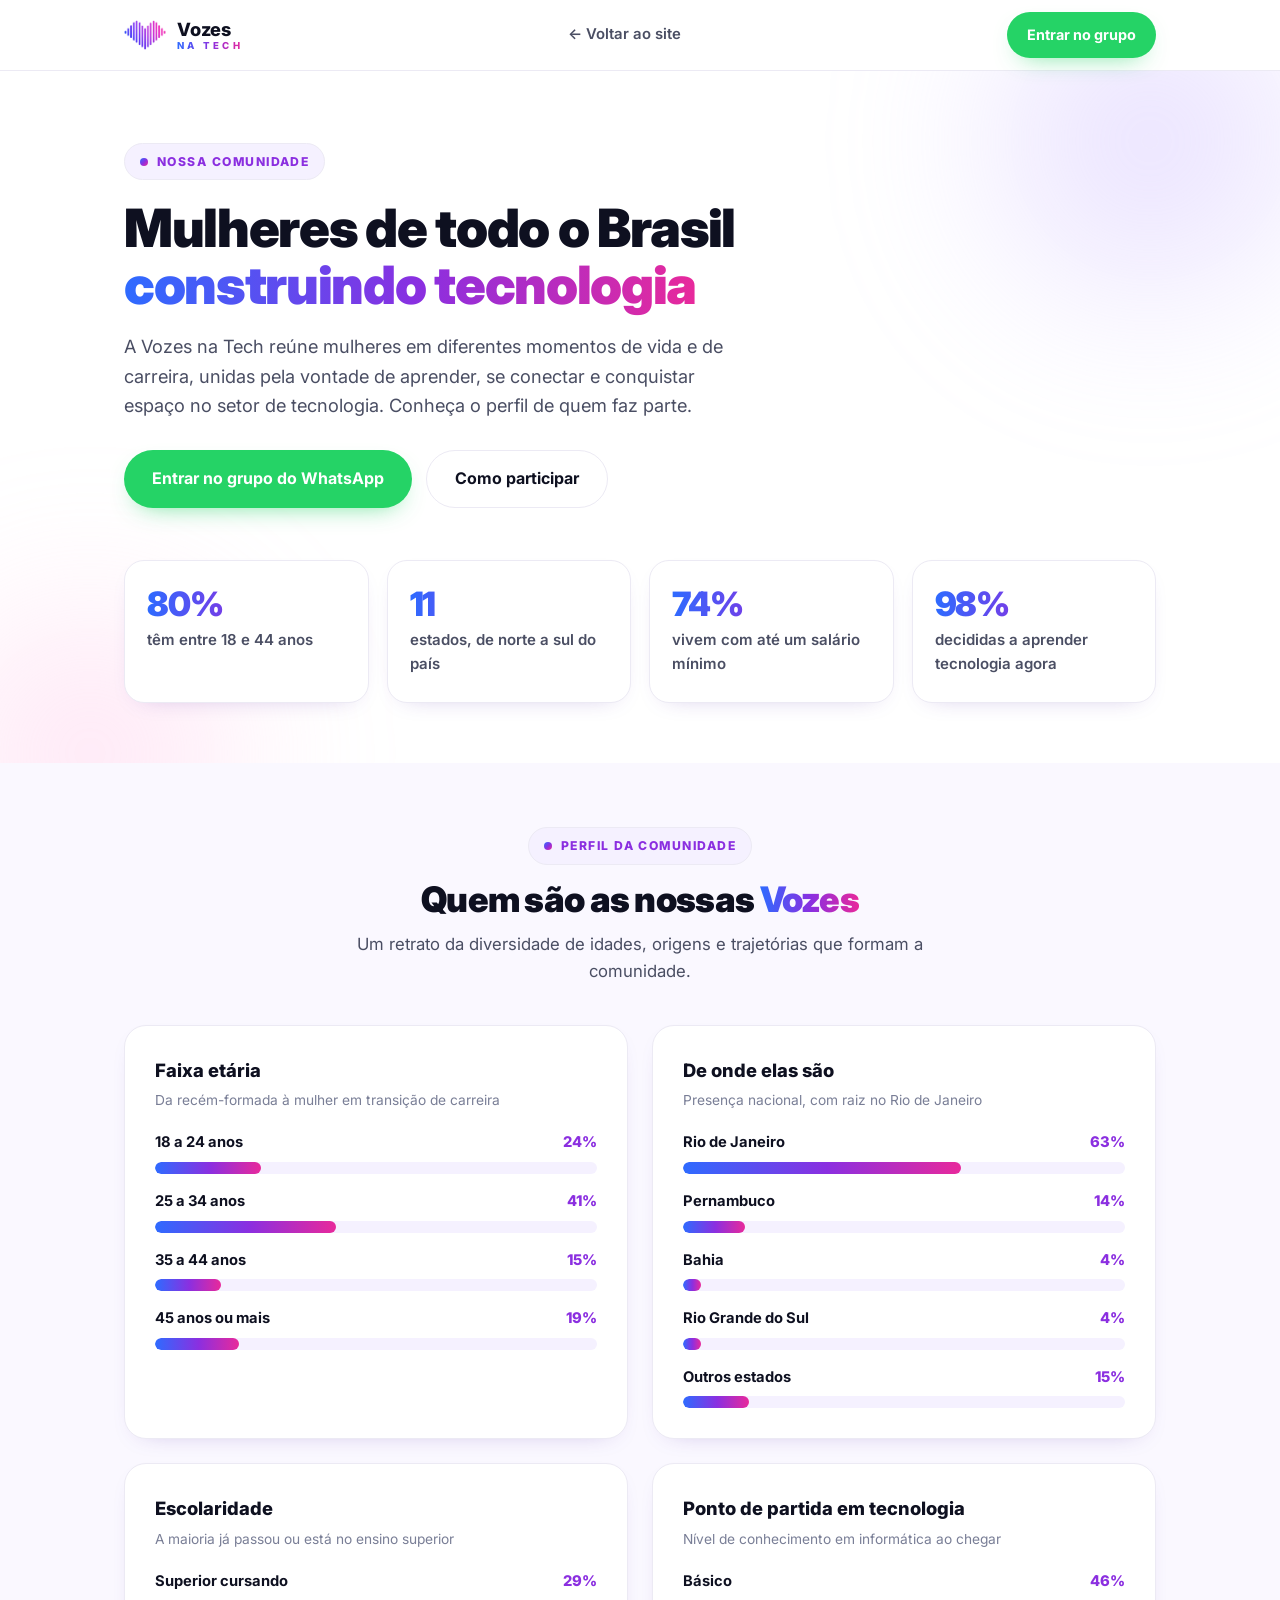
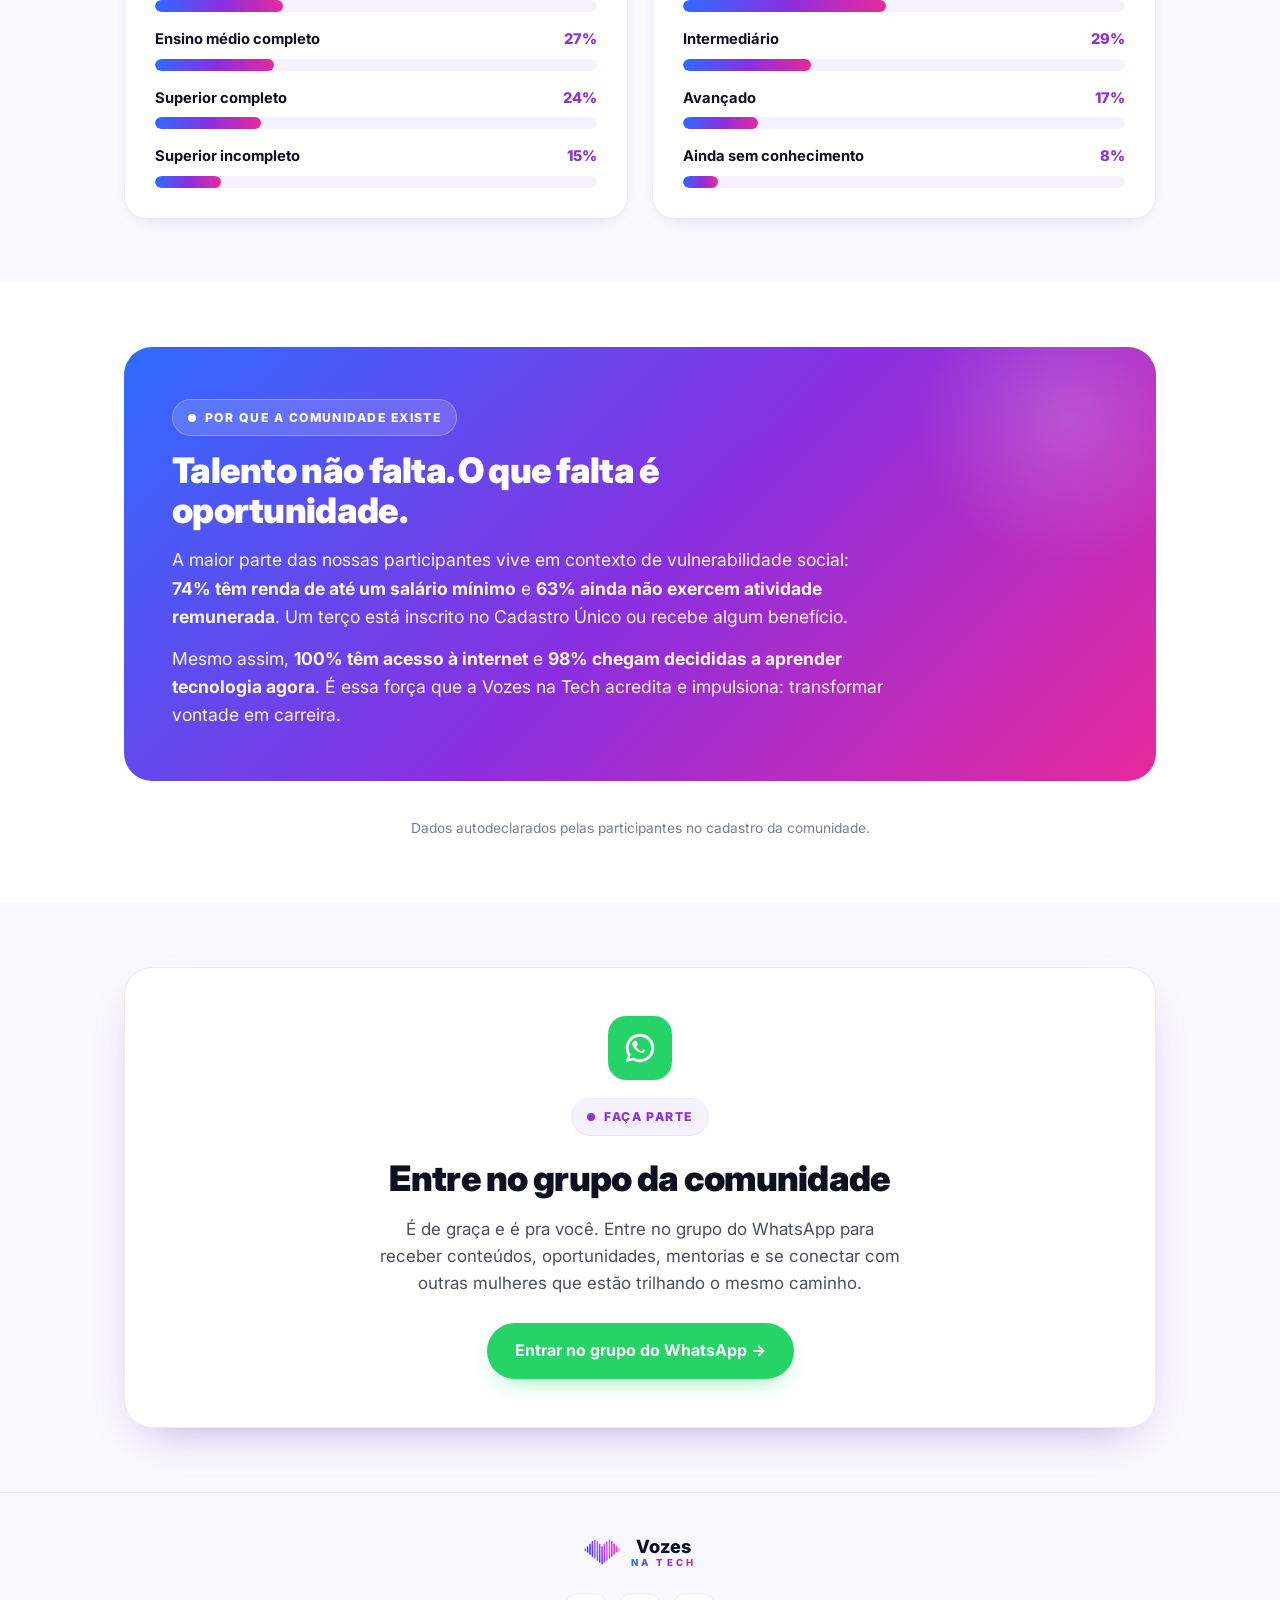
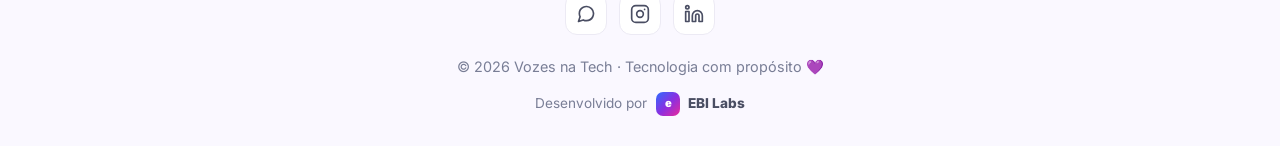
<file: comunidade.html>
<!DOCTYPE html>
<html lang="pt-BR">
<head>
  <meta charset="UTF-8" />
  <meta name="viewport" content="width=device-width, initial-scale=1.0" />
  <title>Nossa comunidade | Vozes na Tech</title>
  <meta name="description" content="Quem forma a comunidade da Vozes na Tech: mulheres de todo o Brasil dando os primeiros passos ou crescendo na tecnologia. Conheça o perfil da comunidade e entre no grupo." />
  <meta property="og:title" content="Nossa comunidade — Vozes na Tech" />
  <meta property="og:description" content="Mulheres de todo o Brasil construindo trajetórias na tecnologia." />
  <link rel="preconnect" href="https://fonts.googleapis.com" />
  <link rel="preconnect" href="https://fonts.gstatic.com" crossorigin />
  <link rel="stylesheet" href="https://fonts.googleapis.com/css2?family=Inter:wght@400;500;600;700;800;900&display=swap" />
  <link rel="icon" href="data:image/svg+xml,%3Csvg xmlns='http://www.w3.org/2000/svg' viewBox='0 0 32 32'%3E%3Cdefs%3E%3ClinearGradient id='g' x1='0' y1='0' x2='1' y2='0'%3E%3Cstop offset='0' stop-color='%232E6BFF'/%3E%3Cstop offset='.5' stop-color='%238B2FE0'/%3E%3Cstop offset='1' stop-color='%23E8299B'/%3E%3C/linearGradient%3E%3C/defs%3E%3Cpath fill='url(%23g)' d='M16 28C16 28 2 19 2 9.5 2 5.9 4.9 3 8.5 3 11 3 13.3 4.4 16 7.6 18.7 4.4 21 3 23.5 3 27.1 3 30 5.9 30 9.5 30 19 16 28 16 28Z'/%3E%3C/svg%3E" />
  <style>
    :root{
      --blue:#2E6BFF;--purple:#8B2FE0;--magenta:#E8299B;
      --ink:#0E1020;--ink-soft:#4A4E63;--muted:#797E96;--line:#ECEAF4;
      --bg:#FFFFFF;--bg-soft:#FAF8FF;--bg-tint:#F5F1FF;
      --wa:#25D366;
      --grad:linear-gradient(90deg,var(--blue) 0%,var(--purple) 52%,var(--magenta) 100%);
      --grad-135:linear-gradient(135deg,var(--blue) 0%,var(--purple) 52%,var(--magenta) 100%);
      --shadow:0 18px 50px -24px rgba(74,32,160,.45);
      --shadow-sm:0 8px 26px -18px rgba(74,32,160,.4);
      --maxw:1080px;
      --font:'Inter',-apple-system,BlinkMacSystemFont,'Segoe UI',Roboto,Helvetica,Arial,sans-serif;
    }
    *{box-sizing:border-box;margin:0;padding:0}
    html{scroll-behavior:smooth}
    body{font-family:var(--font);color:var(--ink);background:var(--bg);line-height:1.6;-webkit-font-smoothing:antialiased}
    a{color:inherit;text-decoration:none}
    img{max-width:100%}
    .wrap{width:100%;max-width:var(--maxw);margin:0 auto;padding:0 24px}
    .grad-text{background:var(--grad);-webkit-background-clip:text;background-clip:text;-webkit-text-fill-color:transparent;color:transparent}
    .eyebrow{display:inline-flex;align-items:center;gap:9px;font-size:.76rem;font-weight:800;letter-spacing:.12em;text-transform:uppercase;color:var(--purple);padding:8px 15px;border-radius:999px;background:var(--bg-tint);border:1px solid var(--line)}
    .eyebrow.on-dark{background:rgba(255,255,255,.15);border-color:rgba(255,255,255,.3);color:#fff}
    .eyebrow .dot{width:8px;height:8px;border-radius:50%;background:var(--grad-135)}
    .eyebrow.on-dark .dot{background:#fff}

    .btn{display:inline-flex;align-items:center;justify-content:center;gap:10px;font-weight:700;font-size:1rem;padding:15px 28px;border-radius:999px;cursor:pointer;border:none;transition:transform .18s,box-shadow .18s;white-space:nowrap;font-family:inherit}
    .btn-primary{background:var(--grad-135);color:#fff;box-shadow:var(--shadow-sm)}
    .btn-primary:hover{transform:translateY(-2px);box-shadow:var(--shadow)}
    .btn-ghost{background:#fff;color:var(--ink);border:1.5px solid var(--line)}
    .btn-ghost:hover{border-color:var(--purple);color:var(--purple);transform:translateY(-2px)}
    .btn-wa{background:var(--wa);color:#fff;box-shadow:0 10px 26px -14px rgba(37,211,102,.8)}
    .btn-wa:hover{transform:translateY(-2px);filter:brightness(1.05)}
    .btn-white{background:#fff;color:var(--purple)}
    .btn-white:hover{transform:translateY(-2px)}

    header{position:sticky;top:0;z-index:50;background:rgba(255,255,255,.85);backdrop-filter:saturate(160%) blur(14px);border-bottom:1px solid var(--line)}
    .nav{display:flex;align-items:center;justify-content:space-between;height:70px}
    .logo{display:inline-flex;align-items:center;gap:11px}
    .logo-word{font-weight:800;font-size:1.14rem;letter-spacing:-.01em;line-height:1}
    .logo-word small{display:block;font-size:.6rem;font-weight:800;letter-spacing:.34em;margin-top:3px}
    .back{font-weight:600;font-size:.93rem;color:var(--ink-soft);display:inline-flex;align-items:center;gap:7px}
    .back:hover{color:var(--purple)}
    .nav-cta .btn{padding:11px 20px;font-size:.9rem}
    @media(max-width:620px){.nav-cta{display:none}}

    /* Hero */
    .hero{position:relative;overflow:hidden;padding:72px 0 60px}
    .hero-bg{position:absolute;inset:0;z-index:-1;overflow:hidden}
    .blob{position:absolute;border-radius:50%;filter:blur(70px);opacity:.5}
    .blob.b1{width:460px;height:460px;background:radial-gradient(circle,#c9b6ff,transparent 70%);top:-160px;right:-100px}
    .blob.b2{width:420px;height:420px;background:radial-gradient(circle,#ffc0e6,transparent 70%);bottom:-200px;left:-120px}
    .hero h1{font-size:clamp(2.1rem,4.8vw,3.3rem);font-weight:900;letter-spacing:-.025em;line-height:1.08;margin:20px 0 18px;max-width:760px}
    .hero p.lead{font-size:1.14rem;color:var(--ink-soft);max-width:620px;margin-bottom:30px}
    .hero-actions{display:flex;flex-wrap:wrap;gap:14px}

    /* KPI row */
    .kpis{display:grid;grid-template-columns:repeat(4,1fr);gap:18px;margin-top:52px}
    .kpi{background:#fff;border:1px solid var(--line);border-radius:20px;padding:26px 22px;box-shadow:var(--shadow-sm)}
    .kpi .big{font-size:2.1rem;font-weight:900;letter-spacing:-.03em;line-height:1;background:var(--grad);-webkit-background-clip:text;background-clip:text;-webkit-text-fill-color:transparent}
    .kpi .lbl{margin-top:8px;color:var(--ink-soft);font-size:.94rem;font-weight:600}

    /* Sections */
    .sec{padding:64px 0}
    .sec.tint{background:var(--bg-soft)}
    .sec-head{max-width:640px;margin:0 auto 40px;text-align:center}
    .sec-head h2{font-size:clamp(1.6rem,3.2vw,2.2rem);font-weight:900;letter-spacing:-.02em;line-height:1.15;margin:14px 0 12px}
    .sec-head p{color:var(--ink-soft);font-size:1.05rem}

    .panels{display:grid;grid-template-columns:1fr 1fr;gap:24px}
    .panel{background:#fff;border:1px solid var(--line);border-radius:22px;padding:30px;box-shadow:var(--shadow-sm)}
    .panel h3{font-size:1.15rem;font-weight:800;margin-bottom:4px}
    .panel .sub{color:var(--muted);font-size:.86rem;margin-bottom:20px}

    /* Bars */
    .bar{margin-bottom:16px}
    .bar:last-child{margin-bottom:0}
    .bar .l{display:flex;justify-content:space-between;align-items:baseline;font-size:.92rem;font-weight:700;margin-bottom:7px;gap:12px}
    .bar .l span:first-child{color:var(--ink)}
    .bar .l .v{color:var(--purple);font-weight:800}
    .bar .t{height:12px;border-radius:99px;background:var(--bg-tint);overflow:hidden}
    .bar .t i{display:block;height:100%;width:0;background:var(--grad);border-radius:99px;transition:width 1s cubic-bezier(.2,.7,.2,1)}

    .note{max-width:760px;margin:36px auto 0;text-align:center;color:var(--muted);font-size:.86rem}

    /* Narrative band */
    .who{background:var(--grad-135);color:#fff;border-radius:28px;padding:52px 48px;position:relative;overflow:hidden}
    .who::after{content:"";position:absolute;top:-80px;right:-60px;width:300px;height:300px;background:radial-gradient(circle,rgba(255,255,255,.18),transparent 70%);border-radius:50%}
    .who-inner{position:relative;z-index:1;max-width:720px}
    .who h2{font-size:clamp(1.6rem,3.2vw,2.2rem);font-weight:900;letter-spacing:-.02em;margin:14px 0 16px;line-height:1.14}
    .who p{font-size:1.1rem;opacity:.95;margin-bottom:14px}
    .who p:last-child{margin-bottom:0}

    /* WhatsApp CTA */
    .join{border:1px solid var(--line);border-radius:28px;background:#fff;padding:48px;text-align:center;box-shadow:var(--shadow)}
    .join .waico{width:64px;height:64px;border-radius:18px;margin:0 auto 18px;display:grid;place-items:center;background:var(--wa);color:#fff}
    .join h2{font-size:clamp(1.6rem,3.2vw,2.2rem);font-weight:900;letter-spacing:-.02em;margin-bottom:10px}
    .join p{color:var(--ink-soft);max-width:520px;margin:0 auto 26px;font-size:1.06rem}

    footer{background:var(--bg-soft);border-top:1px solid var(--line);padding:44px 0 30px;text-align:center}
    .socials{display:flex;gap:12px;justify-content:center;margin:20px 0}
    .socials a{width:42px;height:42px;border-radius:12px;display:grid;place-items:center;background:#fff;border:1px solid var(--line);color:var(--ink-soft);transition:.2s}
    .socials a:hover{background:var(--grad-135);color:#fff;border-color:transparent;transform:translateY(-3px)}
    .foot-bottom{color:var(--muted);font-size:.9rem;margin-top:8px}
    .ebi-credit{display:inline-flex;align-items:center;gap:9px;margin-top:14px;font-size:.85rem;color:var(--muted)}
    .ebi-credit a{display:inline-flex;align-items:center;gap:8px;font-weight:800;color:var(--ink-soft)}
    .ebi-credit a:hover{color:var(--purple)}
    .ebi-mark{display:inline-grid;place-items:center;width:24px;height:24px;border-radius:7px;background:var(--grad-135);color:#fff;font-weight:900;font-size:.7rem}

    @media(max-width:860px){.kpis{grid-template-columns:repeat(2,1fr)}.panels{grid-template-columns:1fr}.who{padding:40px 26px}.join{padding:36px 24px}.sec{padding:48px 0}}
    @media(max-width:400px){.btn{white-space:normal;max-width:100%}}
  </style>
</head>
<body>

  <header>
    <div class="wrap nav">
      <a href="index.html" class="logo" aria-label="Vozes na Tech">
        <img src="assets/logo-heart.png" alt="Vozes na Tech" width="42" height="30" style="display:block" />
        <span class="logo-word">Vozes<small class="grad-text">NA TECH</small></span>
      </a>
      <a href="index.html" class="back">← Voltar ao site</a>
      <div class="nav-cta">
        <a href="https://chat.whatsapp.com/BxffULc4rXwFoEIXTovVWt" target="_blank" rel="noopener" class="btn btn-wa">Entrar no grupo</a>
      </div>
    </div>
  </header>

  <!-- HERO -->
  <section class="hero">
    <div class="hero-bg"><span class="blob b1"></span><span class="blob b2"></span></div>
    <div class="wrap">
      <span class="eyebrow"><span class="dot"></span>Nossa comunidade</span>
      <h1>Mulheres de todo o Brasil<br><span class="grad-text">construindo tecnologia</span></h1>
      <p class="lead">A Vozes na Tech reúne mulheres em diferentes momentos de vida e de carreira, unidas pela vontade de aprender, se conectar e conquistar espaço no setor de tecnologia. Conheça o perfil de quem faz parte.</p>
      <div class="hero-actions">
        <a href="https://chat.whatsapp.com/BxffULc4rXwFoEIXTovVWt" target="_blank" rel="noopener" class="btn btn-wa">Entrar no grupo do WhatsApp</a>
        <a href="index.html#participe" class="btn btn-ghost">Como participar</a>
      </div>

      <div class="kpis">
        <div class="kpi"><div class="big">80%</div><div class="lbl">têm entre 18 e 44 anos</div></div>
        <div class="kpi"><div class="big">11</div><div class="lbl">estados, de norte a sul do país</div></div>
        <div class="kpi"><div class="big">74%</div><div class="lbl">vivem com até um salário mínimo</div></div>
        <div class="kpi"><div class="big">98%</div><div class="lbl">decididas a aprender tecnologia agora</div></div>
      </div>
    </div>
  </section>

  <!-- PERFIL -->
  <section class="sec tint">
    <div class="wrap">
      <div class="sec-head">
        <span class="eyebrow"><span class="dot"></span>Perfil da comunidade</span>
        <h2>Quem são as nossas <span class="grad-text">Vozes</span></h2>
        <p>Um retrato da diversidade de idades, origens e trajetórias que formam a comunidade.</p>
      </div>

      <div class="panels">
        <div class="panel">
          <h3>Faixa etária</h3>
          <p class="sub">Da recém-formada à mulher em transição de carreira</p>
          <div class="bar"><div class="l"><span>18 a 24 anos</span><span class="v">24%</span></div><div class="t"><i data-w="24"></i></div></div>
          <div class="bar"><div class="l"><span>25 a 34 anos</span><span class="v">41%</span></div><div class="t"><i data-w="41"></i></div></div>
          <div class="bar"><div class="l"><span>35 a 44 anos</span><span class="v">15%</span></div><div class="t"><i data-w="15"></i></div></div>
          <div class="bar"><div class="l"><span>45 anos ou mais</span><span class="v">19%</span></div><div class="t"><i data-w="19"></i></div></div>
        </div>

        <div class="panel">
          <h3>De onde elas são</h3>
          <p class="sub">Presença nacional, com raiz no Rio de Janeiro</p>
          <div class="bar"><div class="l"><span>Rio de Janeiro</span><span class="v">63%</span></div><div class="t"><i data-w="63"></i></div></div>
          <div class="bar"><div class="l"><span>Pernambuco</span><span class="v">14%</span></div><div class="t"><i data-w="14"></i></div></div>
          <div class="bar"><div class="l"><span>Bahia</span><span class="v">4%</span></div><div class="t"><i data-w="4"></i></div></div>
          <div class="bar"><div class="l"><span>Rio Grande do Sul</span><span class="v">4%</span></div><div class="t"><i data-w="4"></i></div></div>
          <div class="bar"><div class="l"><span>Outros estados</span><span class="v">15%</span></div><div class="t"><i data-w="15"></i></div></div>
        </div>

        <div class="panel">
          <h3>Escolaridade</h3>
          <p class="sub">A maioria já passou ou está no ensino superior</p>
          <div class="bar"><div class="l"><span>Superior cursando</span><span class="v">29%</span></div><div class="t"><i data-w="29"></i></div></div>
          <div class="bar"><div class="l"><span>Ensino médio completo</span><span class="v">27%</span></div><div class="t"><i data-w="27"></i></div></div>
          <div class="bar"><div class="l"><span>Superior completo</span><span class="v">24%</span></div><div class="t"><i data-w="24"></i></div></div>
          <div class="bar"><div class="l"><span>Superior incompleto</span><span class="v">15%</span></div><div class="t"><i data-w="15"></i></div></div>
        </div>

        <div class="panel">
          <h3>Ponto de partida em tecnologia</h3>
          <p class="sub">Nível de conhecimento em informática ao chegar</p>
          <div class="bar"><div class="l"><span>Básico</span><span class="v">46%</span></div><div class="t"><i data-w="46"></i></div></div>
          <div class="bar"><div class="l"><span>Intermediário</span><span class="v">29%</span></div><div class="t"><i data-w="29"></i></div></div>
          <div class="bar"><div class="l"><span>Avançado</span><span class="v">17%</span></div><div class="t"><i data-w="17"></i></div></div>
          <div class="bar"><div class="l"><span>Ainda sem conhecimento</span><span class="v">8%</span></div><div class="t"><i data-w="8"></i></div></div>
        </div>
      </div>
    </div>
  </section>

  <!-- CONTEXTO / IMPACTO -->
  <section class="sec">
    <div class="wrap">
      <div class="who">
        <div class="who-inner">
          <span class="eyebrow on-dark"><span class="dot"></span>Por que a comunidade existe</span>
          <h2>Talento não falta. O que falta é oportunidade.</h2>
          <p>A maior parte das nossas participantes vive em contexto de vulnerabilidade social: <strong>74% têm renda de até um salário mínimo</strong> e <strong>63% ainda não exercem atividade remunerada</strong>. Um terço está inscrito no Cadastro Único ou recebe algum benefício.</p>
          <p>Mesmo assim, <strong>100% têm acesso à internet</strong> e <strong>98% chegam decididas a aprender tecnologia agora</strong>. É essa força que a Vozes na Tech acredita e impulsiona: transformar vontade em carreira.</p>
        </div>
      </div>
      <p class="note">Dados autodeclarados pelas participantes no cadastro da comunidade.</p>
    </div>
  </section>

  <!-- ENTRAR NO GRUPO -->
  <section class="sec tint">
    <div class="wrap">
      <div class="join">
        <div class="waico">
          <svg width="34" height="34" viewBox="0 0 24 24" fill="currentColor" aria-hidden="true"><path d="M12 2a10 10 0 0 0-8.6 15.1L2 22l5.1-1.3A10 10 0 1 0 12 2Zm0 18a8 8 0 0 1-4.1-1.1l-.3-.2-3 .8.8-2.9-.2-.3A8 8 0 1 1 12 20Zm4.6-6c-.3-.1-1.6-.8-1.8-.9s-.4-.1-.6.2-.7.9-.8 1-.3.2-.6 0a6.6 6.6 0 0 1-1.9-1.2 7.3 7.3 0 0 1-1.4-1.7c-.1-.3 0-.4.1-.6l.4-.5.3-.5c0-.2 0-.3 0-.5s-.6-1.5-.8-2-.4-.4-.6-.4h-.5a1 1 0 0 0-.7.3A2.8 2.8 0 0 0 6.5 9c0 1.2.9 2.4 1 2.6a9.6 9.6 0 0 0 3.7 3.3c.5.2.9.4 1.2.5.5.2 1 .1 1.3.1.4-.1 1.3-.5 1.5-1.1.2-.5.2-1 .1-1.1s-.2-.2-.5-.3Z"/></svg>
        </div>
        <span class="eyebrow"><span class="dot"></span>Faça parte</span>
        <h2 style="margin-top:14px">Entre no grupo da comunidade</h2>
        <p>É de graça e é pra você. Entre no grupo do WhatsApp para receber conteúdos, oportunidades, mentorias e se conectar com outras mulheres que estão trilhando o mesmo caminho.</p>
        <a href="https://chat.whatsapp.com/BxffULc4rXwFoEIXTovVWt" target="_blank" rel="noopener" class="btn btn-wa">Entrar no grupo do WhatsApp →</a>
      </div>
    </div>
  </section>

  <!-- FOOTER -->
  <footer>
    <div class="wrap">
      <a href="index.html" class="logo" style="justify-content:center">
        <img src="assets/logo-heart.png" alt="Vozes na Tech" width="36" height="26" style="display:block" />
        <span class="logo-word">Vozes<small class="grad-text">NA TECH</small></span>
      </a>
      <div class="socials">
        <a href="https://chat.whatsapp.com/BxffULc4rXwFoEIXTovVWt" target="_blank" rel="noopener" aria-label="Grupo no WhatsApp"><svg width="20" height="20" viewBox="0 0 24 24" fill="none" stroke="currentColor" stroke-width="2" stroke-linecap="round" stroke-linejoin="round"><path d="M21 11.5a8.38 8.38 0 0 1-.9 3.8 8.5 8.5 0 0 1-7.6 4.7 8.38 8.38 0 0 1-3.8-.9L3 21l1.9-5.7a8.38 8.38 0 0 1-.9-3.8 8.5 8.5 0 0 1 4.7-7.6 8.38 8.38 0 0 1 3.8-.9h.5a8.48 8.48 0 0 1 8 8v.5Z"/></svg></a>
        <a href="https://www.instagram.com/vozesnatech/" target="_blank" rel="noopener" aria-label="Instagram"><svg width="20" height="20" viewBox="0 0 24 24" fill="none" stroke="currentColor" stroke-width="2" stroke-linecap="round" stroke-linejoin="round"><rect x="2" y="2" width="20" height="20" rx="5"/><circle cx="12" cy="12" r="4"/><circle cx="17.5" cy="6.5" r="1" fill="currentColor" stroke="none"/></svg></a>
        <a href="https://www.linkedin.com/company/vozesnatech/posts/?feedView=all" target="_blank" rel="noopener" aria-label="LinkedIn"><svg width="20" height="20" viewBox="0 0 24 24" fill="none" stroke="currentColor" stroke-width="2" stroke-linecap="round" stroke-linejoin="round"><path d="M16 8a6 6 0 0 1 6 6v7h-4v-7a2 2 0 0 0-4 0v7h-4v-7a6 6 0 0 1 6-6Z"/><rect x="2" y="9" width="4" height="12"/><circle cx="4" cy="4" r="2"/></svg></a>
      </div>
      <p class="foot-bottom">© <span id="year">2026</span> Vozes na Tech · Tecnologia com propósito 💜</p>
      <div class="ebi-credit">
        <span>Desenvolvido por</span>
        <a href="https://ebilabs.com.br" target="_blank" rel="noopener"><span class="ebi-mark">e</span> EBI Labs</a>
      </div>
    </div>
  </footer>

  <script>
    document.getElementById('year').textContent = new Date().getFullYear();
    // anima as barras quando entram na tela
    const io = new IntersectionObserver((entries) => {
      entries.forEach(e => {
        if(e.isIntersecting){
          e.target.querySelectorAll('i[data-w]').forEach(i => { i.style.width = i.dataset.w + '%'; });
          io.unobserve(e.target);
        }
      });
    }, {threshold:.2});
    document.querySelectorAll('.panel').forEach(p => io.observe(p));
  </script>
</body>
</html>
</file>
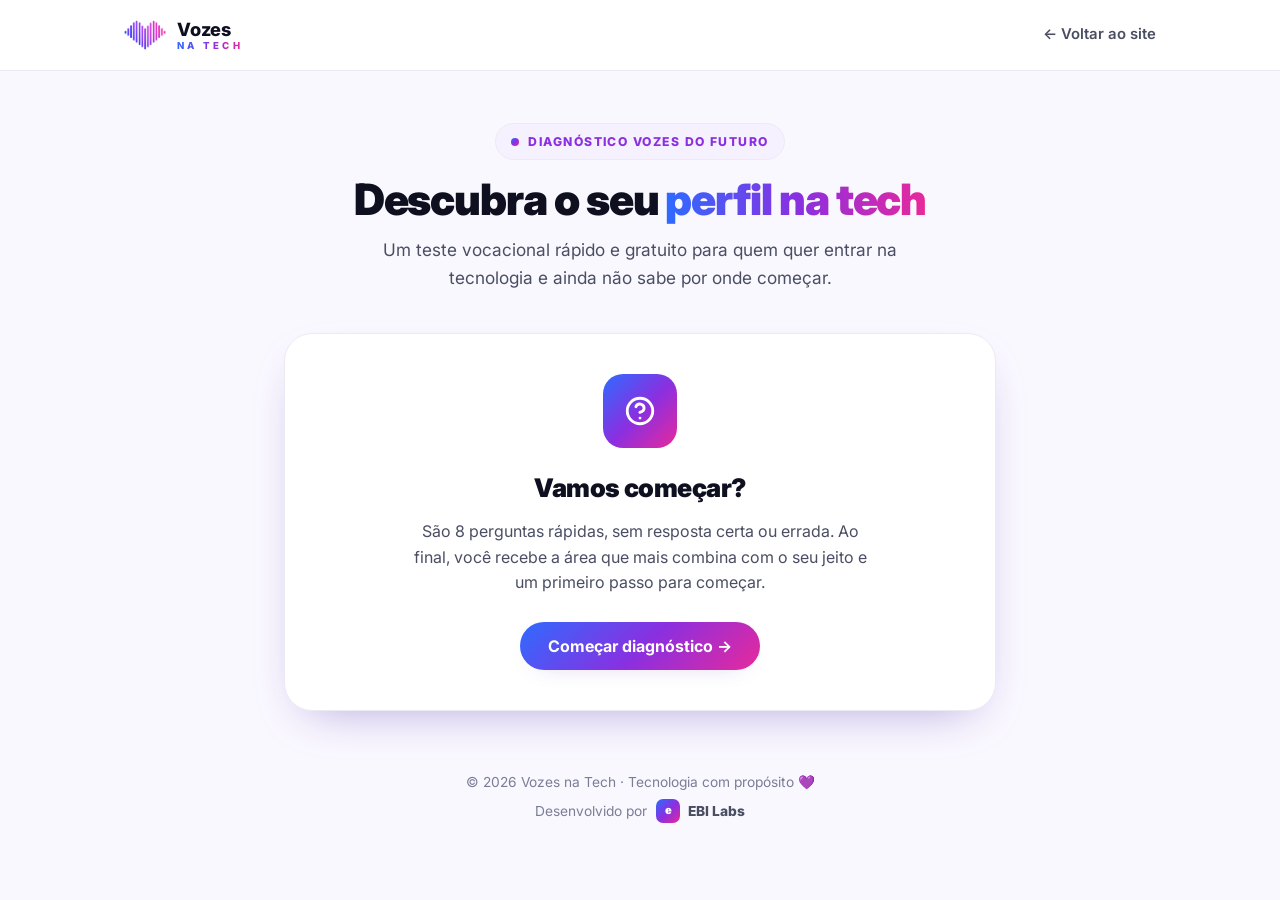
<file: diagnostico.html>
<!DOCTYPE html>
<html lang="pt-BR">
<head>
  <meta charset="UTF-8" />
  <meta name="viewport" content="width=device-width, initial-scale=1.0" />
  <title>Diagnóstico Vozes do Futuro | Vozes na Tech</title>
  <meta name="description" content="Teste vocacional gratuito: responda 8 perguntas e descubra qual área da tecnologia mais combina com o seu perfil." />
  <meta property="og:title" content="Diagnóstico Vozes do Futuro — Vozes na Tech" />
  <meta property="og:description" content="Descubra qual área da tecnologia mais combina com você." />
  <link rel="preconnect" href="https://fonts.googleapis.com" />
  <link rel="preconnect" href="https://fonts.gstatic.com" crossorigin />
  <link rel="stylesheet" href="https://fonts.googleapis.com/css2?family=Inter:wght@400;500;600;700;800;900&display=swap" />
  <link rel="icon" href="data:image/svg+xml,%3Csvg xmlns='http://www.w3.org/2000/svg' viewBox='0 0 32 32'%3E%3Cdefs%3E%3ClinearGradient id='g' x1='0' y1='0' x2='1' y2='0'%3E%3Cstop offset='0' stop-color='%232E6BFF'/%3E%3Cstop offset='.5' stop-color='%238B2FE0'/%3E%3Cstop offset='1' stop-color='%23E8299B'/%3E%3C/linearGradient%3E%3C/defs%3E%3Cpath fill='url(%23g)' d='M16 28C16 28 2 19 2 9.5 2 5.9 4.9 3 8.5 3 11 3 13.3 4.4 16 7.6 18.7 4.4 21 3 23.5 3 27.1 3 30 5.9 30 9.5 30 19 16 28 16 28Z'/%3E%3C/svg%3E" />
  <style>
    :root{
      --blue:#2E6BFF;--purple:#8B2FE0;--magenta:#E8299B;
      --ink:#0E1020;--ink-soft:#4A4E63;--muted:#797E96;--line:#ECEAF4;
      --bg:#FFFFFF;--bg-soft:#FAF8FF;--bg-tint:#F5F1FF;
      --grad:linear-gradient(90deg,var(--blue) 0%,var(--purple) 52%,var(--magenta) 100%);
      --grad-135:linear-gradient(135deg,var(--blue) 0%,var(--purple) 52%,var(--magenta) 100%);
      --shadow:0 18px 50px -24px rgba(74,32,160,.45);
      --shadow-sm:0 8px 26px -18px rgba(74,32,160,.4);
      --maxw:760px;
      --font:'Inter',-apple-system,BlinkMacSystemFont,'Segoe UI',Roboto,Helvetica,Arial,sans-serif;
    }
    *{box-sizing:border-box;margin:0;padding:0}
    html{scroll-behavior:smooth}
    body{font-family:var(--font);color:var(--ink);background:var(--bg-soft);line-height:1.6;-webkit-font-smoothing:antialiased}
    a{color:inherit;text-decoration:none}
    .wrap{width:100%;max-width:var(--maxw);margin:0 auto;padding:0 24px}
    .grad-text{background:var(--grad);-webkit-background-clip:text;background-clip:text;-webkit-text-fill-color:transparent;color:transparent}
    .eyebrow{display:inline-flex;align-items:center;gap:9px;font-size:.76rem;font-weight:800;letter-spacing:.12em;text-transform:uppercase;color:var(--purple);padding:8px 15px;border-radius:999px;background:var(--bg-tint);border:1px solid var(--line)}
    .eyebrow .dot{width:8px;height:8px;border-radius:50%;background:var(--grad-135)}
    .btn{display:inline-flex;align-items:center;justify-content:center;gap:9px;font-weight:700;font-size:1rem;padding:14px 28px;border-radius:999px;cursor:pointer;border:none;transition:transform .18s,box-shadow .18s;white-space:nowrap;font-family:inherit}
    .btn-primary{background:var(--grad-135);color:#fff;box-shadow:var(--shadow-sm)}
    .btn-primary:hover{transform:translateY(-2px);box-shadow:var(--shadow)}
    .btn-ghost{background:#fff;color:var(--ink);border:1.5px solid var(--line)}
    .btn-ghost:hover{border-color:var(--purple);color:var(--purple);transform:translateY(-2px)}

    /* Header */
    header{background:#fff;border-bottom:1px solid var(--line)}
    .nav{display:flex;align-items:center;justify-content:space-between;height:70px}
    .logo{display:inline-flex;align-items:center;gap:11px}
    .logo-word{font-weight:800;font-size:1.14rem;letter-spacing:-.01em;line-height:1}
    .logo-word small{display:block;font-size:.6rem;font-weight:800;letter-spacing:.34em;margin-top:3px}
    .back{font-weight:600;font-size:.93rem;color:var(--ink-soft);display:inline-flex;align-items:center;gap:7px}
    .back:hover{color:var(--purple)}

    .intro-head{text-align:center;padding:52px 0 8px}
    .intro-head h1{font-size:clamp(1.9rem,4.4vw,2.7rem);font-weight:900;letter-spacing:-.025em;line-height:1.1;margin:16px 0 12px}
    .intro-head p{color:var(--ink-soft);font-size:1.08rem;max-width:520px;margin:0 auto}

    /* Quiz */
    .quiz{max-width:720px;margin:34px auto 60px;background:#fff;border:1px solid var(--line);border-radius:28px;box-shadow:var(--shadow);padding:40px;position:relative;overflow:hidden}
    .quiz-stage{animation:qfade .4s ease}
    @keyframes qfade{from{opacity:0;transform:translateY(8px)}to{opacity:1;transform:none}}
    .quiz-intro{text-align:center}
    .quiz-intro .qbig{width:74px;height:74px;border-radius:20px;margin:0 auto 20px;display:grid;place-items:center;background:var(--grad-135);color:#fff}
    .quiz-intro h3{font-size:1.6rem;font-weight:900;letter-spacing:-.02em;margin-bottom:10px}
    .quiz-intro p{color:var(--ink-soft);max-width:460px;margin:0 auto 26px}
    .qtop{display:flex;align-items:center;gap:16px;margin-bottom:22px}
    .qtop span{font-size:.85rem;font-weight:700;color:var(--muted);white-space:nowrap}
    .qbar{flex:1;height:8px;border-radius:99px;background:var(--bg-tint);overflow:hidden}
    .qbar i{display:block;height:100%;width:0;background:var(--grad);border-radius:99px;transition:width .35s ease}
    .qtext{font-size:1.32rem;font-weight:800;letter-spacing:-.01em;margin-bottom:22px;line-height:1.25}
    .qopt{display:flex;align-items:center;gap:14px;width:100%;text-align:left;background:#fff;border:1.5px solid var(--line);border-radius:14px;padding:15px 18px;margin-bottom:12px;font-weight:600;font-size:1rem;color:var(--ink);cursor:pointer;transition:.18s;font-family:inherit}
    .qopt:hover{border-color:var(--purple);background:var(--bg-tint);transform:translateX(3px)}
    .qopt .qk{width:30px;height:30px;flex-shrink:0;border-radius:9px;display:grid;place-items:center;font-weight:800;font-size:.9rem;background:var(--bg-tint);color:var(--purple);transition:.18s}
    .qopt:hover .qk{background:var(--grad-135);color:#fff}
    .qback{margin-top:8px;background:none;border:none;color:var(--muted);font-weight:600;cursor:pointer;font-size:.9rem;font-family:inherit;padding:4px}
    .qback:hover{color:var(--purple)}
    .qback[hidden]{display:none}
    .qresult{text-align:center}
    .qr-badge{display:inline-block;font-size:.76rem;font-weight:800;letter-spacing:.12em;text-transform:uppercase;color:var(--muted);margin-bottom:6px}
    .qr-ico{width:70px;height:70px;border-radius:20px;margin:0 auto 16px;display:grid;place-items:center;background:var(--grad-135);color:#fff}
    .qr-title{font-size:1.7rem;font-weight:900;letter-spacing:-.02em;background:var(--grad);-webkit-background-clip:text;background-clip:text;-webkit-text-fill-color:transparent;margin-bottom:8px;line-height:1.1}
    .qr-match{display:inline-block;font-weight:700;font-size:.9rem;color:var(--purple);background:var(--bg-tint);border:1px solid var(--line);padding:5px 14px;border-radius:999px;margin-bottom:16px}
    .qr-desc{color:var(--ink-soft);margin-bottom:20px;max-width:520px;margin-left:auto;margin-right:auto}
    .qr-roles{background:var(--bg-tint);border:1px solid var(--line);border-radius:14px;padding:16px 18px;margin-bottom:8px;font-size:.95rem;text-align:left}
    .qr-roles b{color:var(--ink)}
    .qr-bars{text-align:left;margin:22px 0 8px}
    .qr-bars>.h{font-size:.78rem;font-weight:800;letter-spacing:.1em;text-transform:uppercase;color:var(--muted);margin-bottom:14px}
    .qr-bar{margin-bottom:12px}
    .qr-bar .l{display:flex;justify-content:space-between;font-size:.86rem;font-weight:700;margin-bottom:6px}
    .qr-bar .l .p{color:var(--muted)}
    .qr-bar .t{height:9px;border-radius:99px;background:var(--bg-tint);overflow:hidden}
    .qr-bar .t i{display:block;height:100%;width:0;background:var(--grad);border-radius:99px;transition:width .7s ease}
    .qr-actions{display:flex;gap:12px;justify-content:center;flex-wrap:wrap;margin-top:20px}

    footer{text-align:center;padding:0 0 40px;color:var(--muted);font-size:.86rem}
    .ebi-credit{display:inline-flex;align-items:center;gap:9px;margin-top:6px}
    .ebi-credit a{display:inline-flex;align-items:center;gap:8px;font-weight:800;color:var(--ink-soft)}
    .ebi-credit a:hover{color:var(--purple)}
    .ebi-mark{display:inline-grid;place-items:center;width:24px;height:24px;border-radius:7px;background:var(--grad-135);color:#fff;font-weight:900;font-size:.7rem}
    @media(max-width:560px){.quiz{padding:28px 22px}}
    @media(max-width:400px){.btn{white-space:normal}}
  </style>
</head>
<body>

  <header>
    <div class="wrap nav" style="max-width:1080px">
      <a href="index.html" class="logo" aria-label="Vozes na Tech">
        <img src="assets/logo-heart.png" alt="Vozes na Tech" width="42" height="30" style="display:block" />
        <span class="logo-word">Vozes<small class="grad-text">NA TECH</small></span>
      </a>
      <a href="index.html" class="back">← Voltar ao site</a>
    </div>
  </header>

  <div class="wrap intro-head">
    <span class="eyebrow"><span class="dot"></span>Diagnóstico Vozes do Futuro</span>
    <h1>Descubra o seu <span class="grad-text">perfil na tech</span></h1>
    <p>Um teste vocacional rápido e gratuito para quem quer entrar na tecnologia e ainda não sabe por onde começar.</p>
  </div>

  <div class="wrap">
    <div class="quiz" id="quiz">
      <!-- Intro -->
      <div class="quiz-stage quiz-intro" id="quizIntro">
        <div class="qbig">
          <svg width="34" height="34" viewBox="0 0 24 24" fill="none" stroke="currentColor" stroke-width="2" stroke-linecap="round" stroke-linejoin="round"><circle cx="12" cy="12" r="9"/><path d="M9.1 9a3 3 0 0 1 5.8 1c0 2-3 3-3 3"/><path d="M12 17h.01"/></svg>
        </div>
        <h3>Vamos começar?</h3>
        <p>São 8 perguntas rápidas, sem resposta certa ou errada. Ao final, você recebe a área que mais combina com o seu jeito e um primeiro passo para começar.</p>
        <button class="btn btn-primary" id="qStart">Começar diagnóstico →</button>
      </div>

      <!-- Perguntas -->
      <div class="quiz-stage" id="quizPlay" hidden>
        <div class="qtop">
          <span id="qProg">Pergunta 1 de 8</span>
          <div class="qbar"><i id="qBarFill"></i></div>
        </div>
        <h3 class="qtext" id="qText"></h3>
        <div id="qOpts"></div>
        <button class="qback" id="qBack" hidden>← Voltar</button>
      </div>

      <!-- Resultado -->
      <div class="quiz-stage qresult" id="quizResult" hidden>
        <span class="qr-badge">Seu perfil</span>
        <div class="qr-ico" id="qrIco"></div>
        <div class="qr-title" id="qrTitle"></div>
        <div class="qr-match" id="qrMatch"></div>
        <p class="qr-desc" id="qrDesc"></p>
        <div class="qr-roles" id="qrRoles"></div>
        <div class="qr-roles" id="qrStep" style="margin-bottom:0"></div>
        <div class="qr-bars">
          <div class="h">Como suas respostas se distribuíram</div>
          <div id="qrBars"></div>
        </div>
        <div class="qr-actions">
          <a href="aluna.html" class="btn btn-primary">Quero ser aluna →</a>
          <button class="btn btn-ghost" id="qRestart">Refazer diagnóstico</button>
        </div>
      </div>
    </div>
  </div>

  <footer>
    <p>© <span id="year">2026</span> Vozes na Tech · Tecnologia com propósito 💜</p>
    <div class="ebi-credit">
      <span>Desenvolvido por</span>
      <a href="https://ebilabs.com.br" target="_blank" rel="noopener"><span class="ebi-mark">e</span> EBI Labs</a>
    </div>
  </footer>

  <script>
    const AREAS = {
      front:   { nome:'UX & Front-end',                  desc:'Você se importa com quem usa a tecnologia. As áreas de UX/UI Design e Front-end unem criatividade e código para construir experiências bonitas, acessíveis e fáceis de usar.', roles:'UX/UI Designer, Desenvolvedora Front-end, Product Designer', step:'Comece por HTML, CSS e fundamentos de design de interfaces.' },
      back:    { nome:'Desenvolvimento & Back-end',       desc:'Você curte lógica e ver as coisas funcionando por baixo dos panos. O Back-end constrói as regras, APIs e sistemas que sustentam aplicações inteiras.', roles:'Desenvolvedora Back-end, Engenheira de Software, Full-stack', step:'Comece por lógica de programação e uma linguagem como Python ou JavaScript.' },
      dados:   { nome:'Dados & Inteligência Artificial',  desc:'Você gosta de analisar, encontrar padrões e transformar informação em decisão. É o mundo de Data Science, Analytics e IA, um dos que mais cresce na tecnologia.', roles:'Analista de Dados, Cientista de Dados, Engenheira de IA', step:'Comece por análise de dados com planilhas, SQL e Python.' },
      seg:     { nome:'Segurança da Informação',          desc:'Você pensa em como as coisas podem falhar e em como proteger pessoas e sistemas. É a área de Cybersecurity, cada vez mais essencial e valorizada.', roles:'Analista de Segurança, Pentester, Analista SOC', step:'Comece por redes, fundamentos de segurança e boas práticas.' },
      produto: { nome:'Produto & Gestão Ágil',            desc:'Você conecta pessoas, negócio e tecnologia. Gosta de organizar, priorizar e entender o que faz sentido construir. É o coração das decisões de um time de produto.', roles:'Product Owner, Product Manager, Scrum Master, Analista de Negócios', step:'Comece por fundamentos de produto e metodologias ágeis (Scrum e Kanban).' }
    };
    const AREA_ICON = {
      front:'<path d="M2 3h20v14H2z"/><path d="M8 21h8M12 17v4"/>',
      back:'<path d="m8 6-6 6 6 6"/><path d="m16 6 6 6-6 6"/>',
      dados:'<path d="M3 3v18h18"/><rect x="7" y="12" width="3" height="6"/><rect x="12" y="8" width="3" height="10"/><rect x="17" y="4" width="3" height="14"/>',
      seg:'<path d="M12 2 4 6v6c0 5 3.4 8.5 8 10 4.6-1.5 8-5 8-10V6l-8-4Z"/>',
      produto:'<path d="M9 11V6a3 3 0 0 1 6 0v5"/><rect x="4" y="11" width="16" height="10" rx="2"/>'
    };
    const QUESTIONS = [
      { q:'Num trabalho em grupo, o papel que você assume naturalmente é:', o:[
        {t:'Cuidar da aparência e da experiência de quem vai usar', a:'front'},
        {t:'Resolver a parte mais difícil da lógica', a:'back'},
        {t:'Organizar as informações e conferir se os números batem', a:'dados'},
        {t:'Alinhar o time e manter todo mundo no mesmo ritmo', a:'produto'} ]},
      { q:'O tipo de desafio que mais te empolga:', o:[
        {t:'Transformar uma ideia em algo bonito e fácil de usar', a:'front'},
        {t:'Descobrir por que algo não funciona e consertar', a:'back'},
        {t:'Encontrar um padrão escondido dentro de muitos dados', a:'dados'},
        {t:'Proteger sistemas e informações de ataques', a:'seg'} ]},
      { q:'Uma manchete que faria você parar para ler:', o:[
        {t:'Como o design de um app conquistou milhões de pessoas', a:'front'},
        {t:'O que os dados revelam sobre o comportamento das pessoas', a:'dados'},
        {t:'Como uma empresa foi hackeada (e como se proteger)', a:'seg'},
        {t:'Os bastidores de como um produto digital foi construído', a:'produto'} ]},
      { q:'Do que você mais gosta no dia a dia:', o:[
        {t:'Trabalhar com cores, layout e protótipos', a:'front'},
        {t:'Escrever a lógica que faz tudo funcionar', a:'back'},
        {t:'Investigar falhas e pensar em cenários de risco', a:'seg'},
        {t:'Conversar com pessoas e priorizar o que construir', a:'produto'} ]},
      { q:'Numa equipe de tecnologia, você se imagina:', o:[
        {t:'Programando as regras por trás das telas', a:'back'},
        {t:'Analisando dados para orientar decisões', a:'dados'},
        {t:'Cuidando da segurança e respondendo a incidentes', a:'seg'},
        {t:'Definindo o roadmap e as prioridades do produto', a:'produto'} ]},
      { q:'O elogio que você mais gostaria de ouvir:', o:[
        {t:'Ficou lindo e super fácil de usar!', a:'front'},
        {t:'Que solução inteligente para esse problema!', a:'back'},
        {t:'Sua análise mudou a decisão do time!', a:'dados'},
        {t:'Você deixou o projeto muito mais organizado!', a:'produto'} ]},
      { q:'Seu jeito preferido de resolver um problema:', o:[
        {t:'Desenhando e prototipando de forma visual', a:'front'},
        {t:'Testando hipóteses passo a passo até funcionar', a:'back'},
        {t:'Com planilhas, gráficos e estatística', a:'dados'},
        {t:'Mapeando riscos e pontos de vulnerabilidade', a:'seg'} ]},
      { q:'Seu maior objetivo ao entrar na tecnologia:', o:[
        {t:'Criar produtos que as pessoas amem usar', a:'front'},
        {t:'Tomar decisões guiadas por dados e IA', a:'dados'},
        {t:'Proteger pessoas e informações no mundo digital', a:'seg'},
        {t:'Liderar projetos e conectar tecnologia a negócio', a:'produto'} ]}
    ];

    const KEYS = ['A','B','C','D'];
    const qIntro = document.getElementById('quizIntro');
    const qPlay  = document.getElementById('quizPlay');
    const qRes   = document.getElementById('quizResult');
    const qText  = document.getElementById('qText');
    const qOpts  = document.getElementById('qOpts');
    const qProg  = document.getElementById('qProg');
    const qBarFill = document.getElementById('qBarFill');
    const qBack  = document.getElementById('qBack');
    let answers = [];

    function show(stage){ [qIntro,qPlay,qRes].forEach(s=>s.hidden=(s!==stage)); }

    function renderQuestion(i){
      const item = QUESTIONS[i];
      qProg.textContent = `Pergunta ${i+1} de ${QUESTIONS.length}`;
      qBarFill.style.width = ((i)/QUESTIONS.length*100) + '%';
      qText.textContent = item.q;
      qOpts.innerHTML = '';
      item.o.forEach((opt,idx) => {
        const b = document.createElement('button');
        b.className = 'qopt';
        b.innerHTML = `<span class="qk">${KEYS[idx]}</span> ${opt.t}`;
        b.addEventListener('click', () => {
          answers[i] = opt.a;
          if(i+1 < QUESTIONS.length){ renderQuestion(i+1); }
          else { showResult(); }
        });
        qOpts.appendChild(b);
      });
      qBack.hidden = (i === 0);
      qBack.onclick = () => renderQuestion(i-1);
    }

    function showResult(){
      const tally = {front:0,back:0,dados:0,seg:0,produto:0};
      answers.forEach(a => { if(a) tally[a]++; });
      const total = answers.length || 1;
      const ranked = Object.keys(tally).sort((a,b)=>tally[b]-tally[a]);
      const win = ranked[0];
      const info = AREAS[win];
      const matchPct = Math.round(tally[win]/total*100);

      document.getElementById('qrIco').innerHTML =
        `<svg width="32" height="32" viewBox="0 0 24 24" fill="none" stroke="currentColor" stroke-width="2" stroke-linecap="round" stroke-linejoin="round">${AREA_ICON[win]}</svg>`;
      document.getElementById('qrTitle').textContent = info.nome;
      document.getElementById('qrMatch').textContent = `${matchPct}% de afinidade com o seu perfil`;
      document.getElementById('qrDesc').textContent = info.desc;
      document.getElementById('qrRoles').innerHTML = `<b>Carreiras possíveis:</b> ${info.roles}`;
      document.getElementById('qrStep').innerHTML = `<b>Primeiro passo:</b> ${info.step}`;

      const bars = document.getElementById('qrBars');
      bars.innerHTML = '';
      ranked.forEach(k => {
        const pct = Math.round(tally[k]/total*100);
        const row = document.createElement('div');
        row.className = 'qr-bar';
        row.innerHTML = `<div class="l"><span>${AREAS[k].nome}</span><span class="p">${pct}%</span></div><div class="t"><i></i></div>`;
        bars.appendChild(row);
        requestAnimationFrame(()=>{ row.querySelector('i').style.width = pct + '%'; });
      });

      show(qRes);
      document.getElementById('quiz').scrollIntoView({behavior:'smooth', block:'start'});
    }

    document.getElementById('qStart').addEventListener('click', () => { answers=[]; show(qPlay); renderQuestion(0); });
    document.getElementById('qRestart').addEventListener('click', () => { answers=[]; show(qIntro); document.getElementById('quiz').scrollIntoView({behavior:'smooth', block:'start'}); });
    document.getElementById('year').textContent = new Date().getFullYear();
  </script>
</body>
</html>
</file>
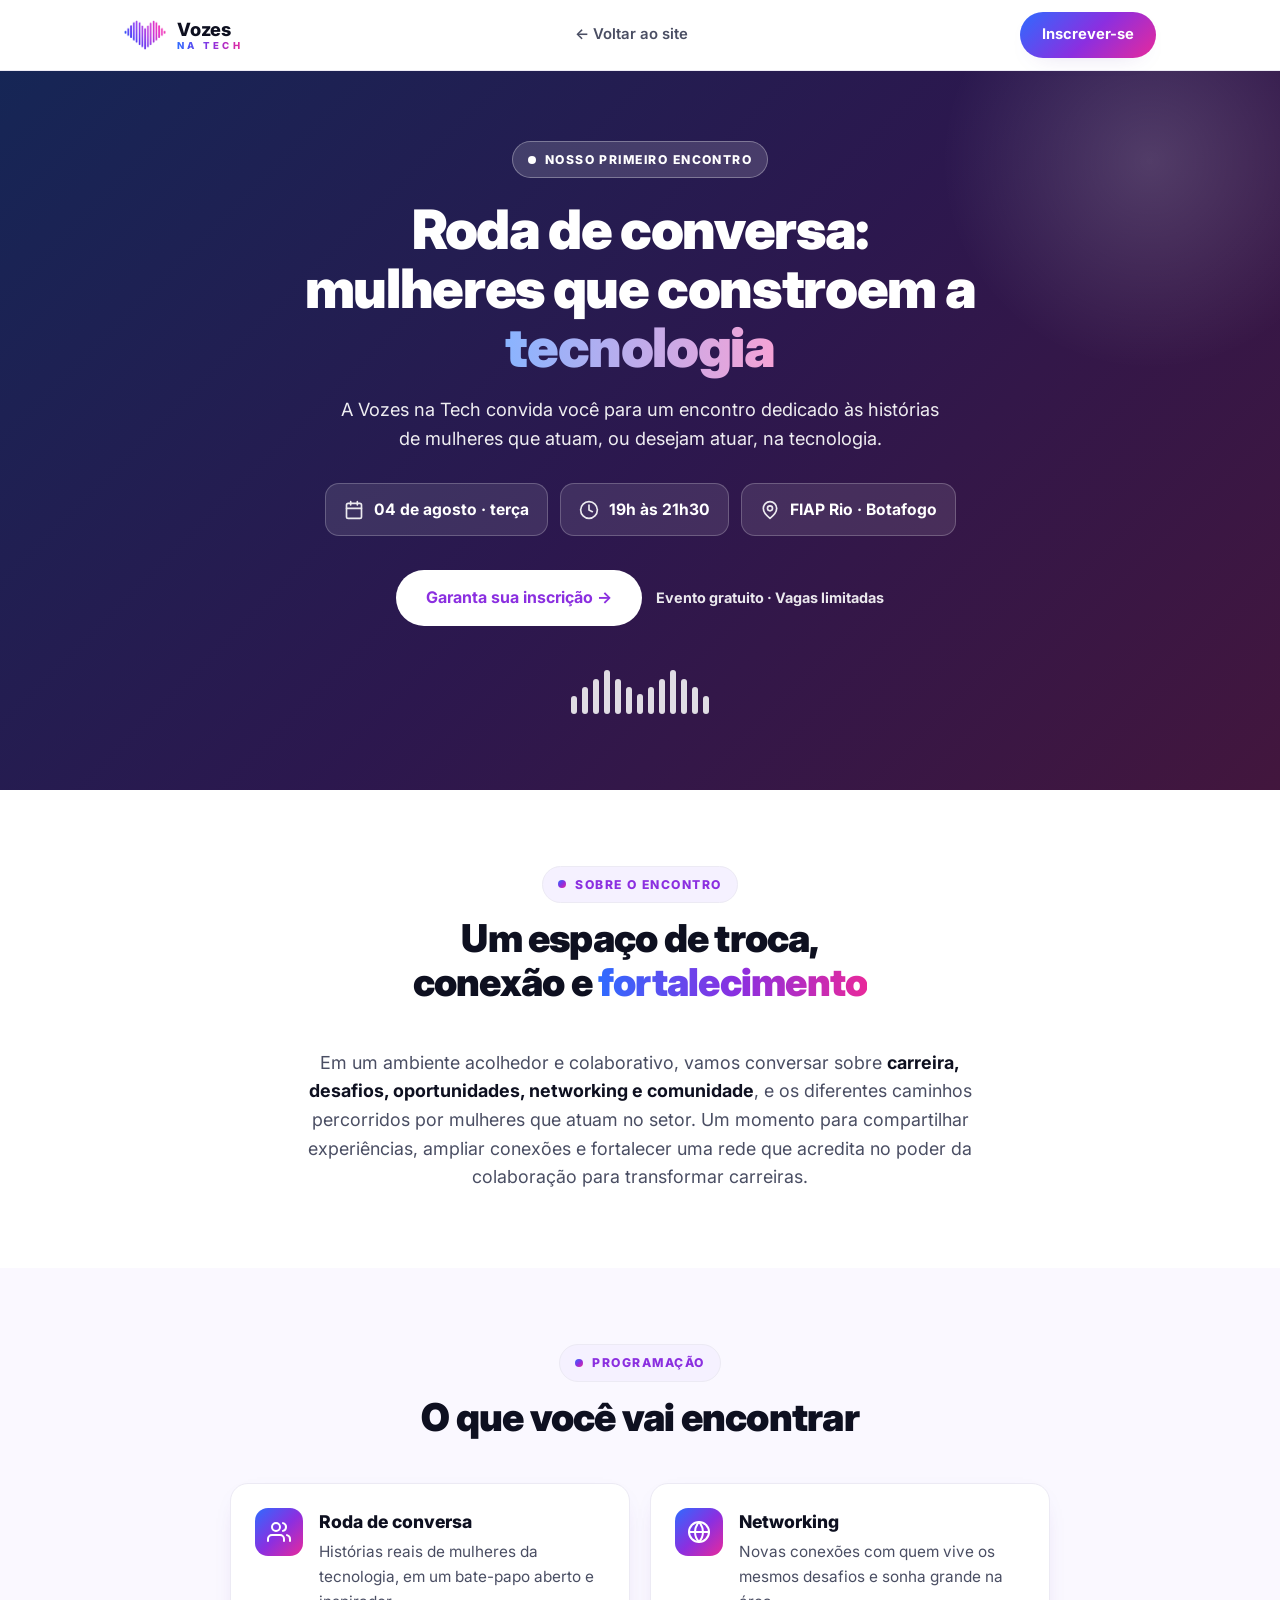
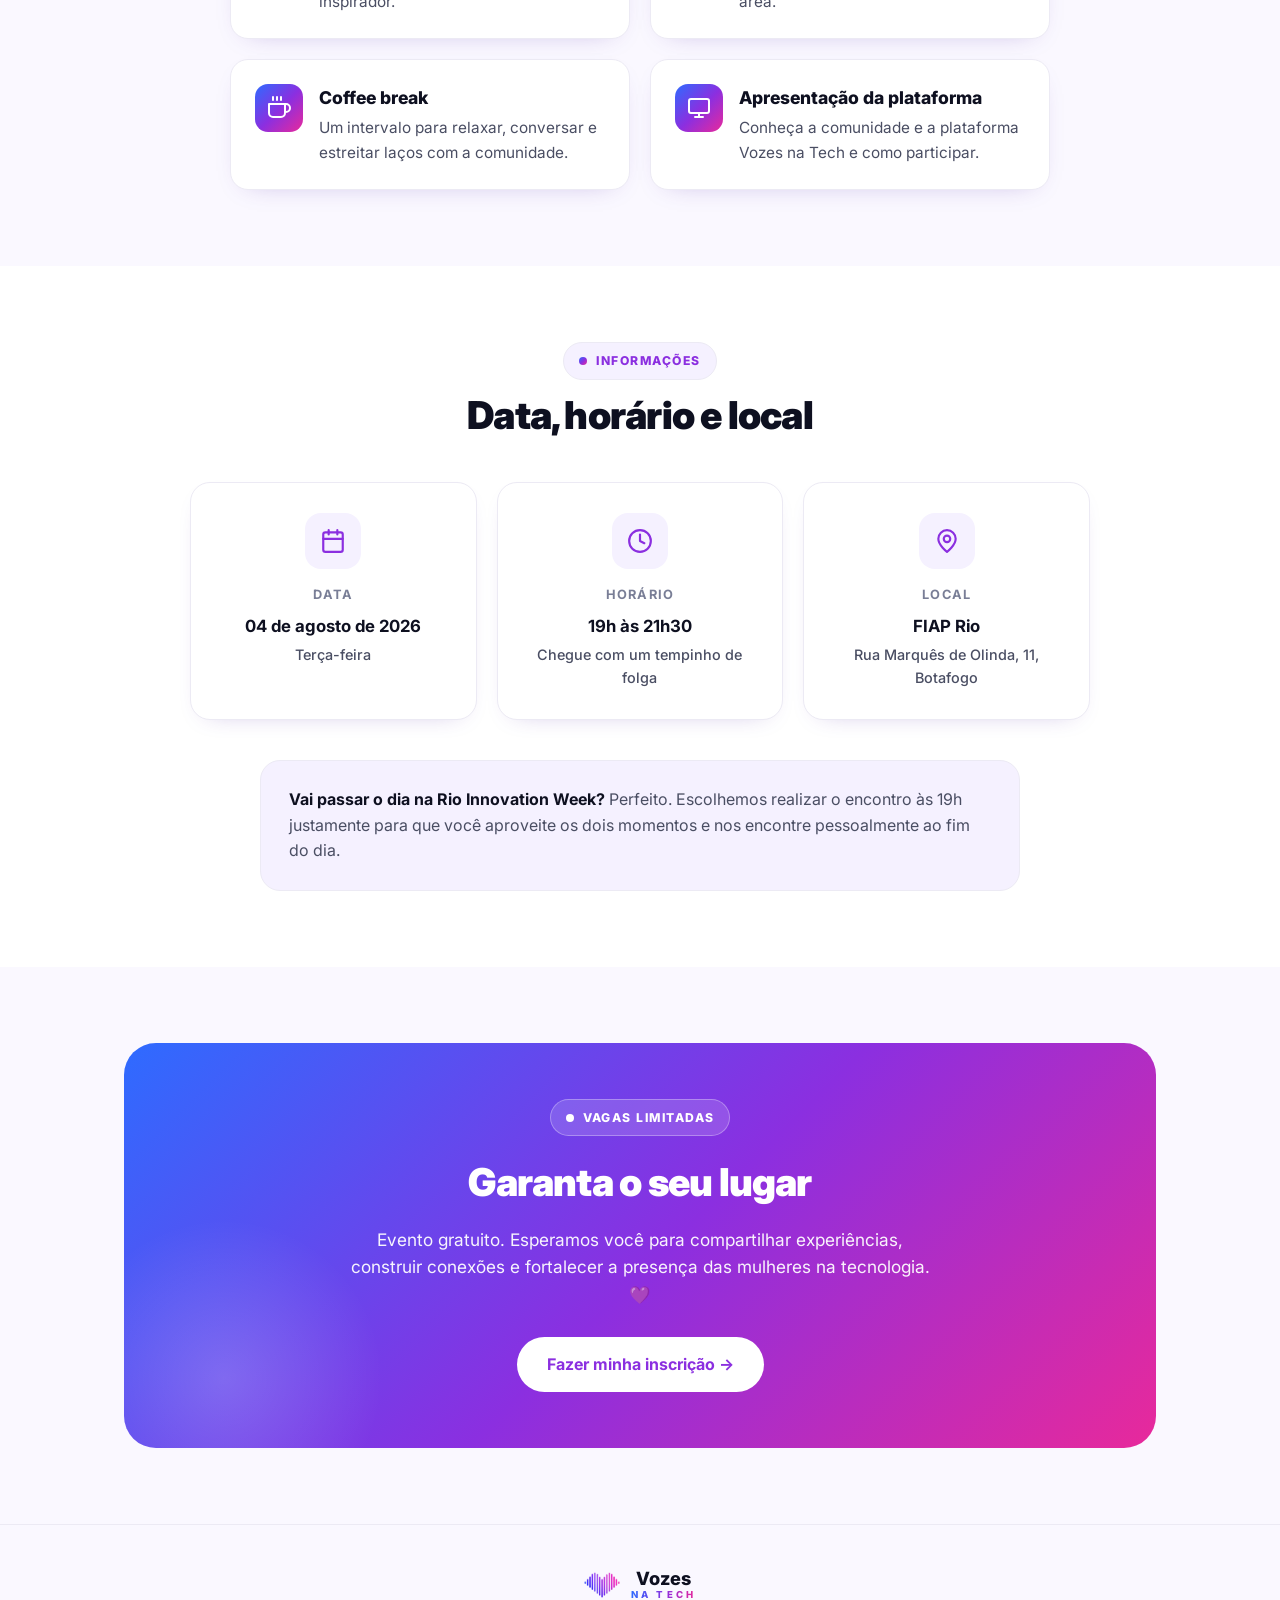
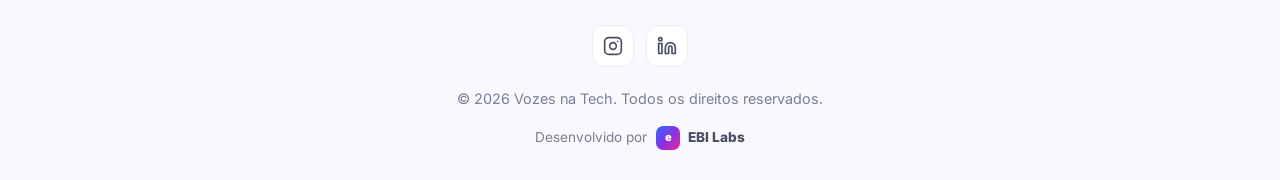
<file: encontro.html>
<!DOCTYPE html>
<html lang="pt-BR">
<head>
  <meta charset="UTF-8" />
  <meta name="viewport" content="width=device-width, initial-scale=1.0" />
  <title>1º Encontro Vozes na Tech | FIAP Rio, 04/08</title>
  <meta name="description" content="Roda de conversa dedicada às histórias de mulheres que constroem a tecnologia. 04 de agosto de 2026, 19h, FIAP Rio – Botafogo. Evento gratuito, vagas limitadas." />
  <meta property="og:title" content="1º Encontro Vozes na Tech — FIAP Rio, 04/08" />
  <meta property="og:description" content="Roda de conversa, networking e coffee break. Evento gratuito, vagas limitadas." />
  <meta property="og:type" content="website" />
  <link rel="preconnect" href="https://fonts.googleapis.com" />
  <link rel="preconnect" href="https://fonts.gstatic.com" crossorigin />
  <link rel="stylesheet" href="https://fonts.googleapis.com/css2?family=Inter:wght@400;500;600;700;800;900&display=swap" />
  <link rel="icon" href="data:image/svg+xml,%3Csvg xmlns='http://www.w3.org/2000/svg' viewBox='0 0 32 32'%3E%3Cdefs%3E%3ClinearGradient id='g' x1='0' y1='0' x2='1' y2='0'%3E%3Cstop offset='0' stop-color='%232E6BFF'/%3E%3Cstop offset='.5' stop-color='%238B2FE0'/%3E%3Cstop offset='1' stop-color='%23E8299B'/%3E%3C/linearGradient%3E%3C/defs%3E%3Cpath fill='url(%23g)' d='M16 28C16 28 2 19 2 9.5 2 5.9 4.9 3 8.5 3 11 3 13.3 4.4 16 7.6 18.7 4.4 21 3 23.5 3 27.1 3 30 5.9 30 9.5 30 19 16 28 16 28Z'/%3E%3C/svg%3E" />
  <style>
    :root{
      --blue:#2E6BFF;--purple:#8B2FE0;--magenta:#E8299B;
      --ink:#0E1020;--ink-soft:#4A4E63;--muted:#797E96;--line:#ECEAF4;
      --bg:#FFFFFF;--bg-soft:#FAF8FF;--bg-tint:#F5F1FF;
      --grad:linear-gradient(90deg,var(--blue) 0%,var(--purple) 52%,var(--magenta) 100%);
      --grad-135:linear-gradient(135deg,var(--blue) 0%,var(--purple) 52%,var(--magenta) 100%);
      --shadow:0 18px 50px -24px rgba(74,32,160,.45);
      --shadow-sm:0 8px 26px -18px rgba(74,32,160,.4);
      --maxw:1080px;
      --font:'Inter',-apple-system,BlinkMacSystemFont,'Segoe UI',Roboto,Helvetica,Arial,sans-serif;
    }
    *{box-sizing:border-box;margin:0;padding:0}
    html{scroll-behavior:smooth}
    body{font-family:var(--font);color:var(--ink);background:var(--bg);line-height:1.6;-webkit-font-smoothing:antialiased}
    a{color:inherit;text-decoration:none}
    .wrap{width:100%;max-width:var(--maxw);margin:0 auto;padding:0 24px}
    .grad-text{background:var(--grad);-webkit-background-clip:text;background-clip:text;-webkit-text-fill-color:transparent;color:transparent}
    .eyebrow{display:inline-flex;align-items:center;gap:9px;font-size:.76rem;font-weight:800;letter-spacing:.12em;text-transform:uppercase;color:var(--purple);padding:8px 15px;border-radius:999px;background:var(--bg-tint);border:1px solid var(--line)}
    .eyebrow.on-dark{background:rgba(255,255,255,.15);border-color:rgba(255,255,255,.3);color:#fff}
    .eyebrow .dot{width:8px;height:8px;border-radius:50%;background:var(--grad-135)}
    .eyebrow.on-dark .dot{background:#fff;animation:blink 1.6s ease-out infinite}
    @keyframes blink{0%{box-shadow:0 0 0 0 rgba(255,255,255,.6)}70%{box-shadow:0 0 0 8px rgba(255,255,255,0)}100%{box-shadow:0 0 0 0 rgba(255,255,255,0)}}

    .btn{display:inline-flex;align-items:center;justify-content:center;gap:9px;font-weight:700;font-size:1rem;padding:15px 30px;border-radius:999px;cursor:pointer;border:none;transition:transform .18s,box-shadow .18s;white-space:nowrap;font-family:inherit}
    .btn-primary{background:var(--grad-135);color:#fff;box-shadow:var(--shadow-sm)}
    .btn-primary:hover{transform:translateY(-2px);box-shadow:var(--shadow)}
    .btn-white{background:#fff;color:var(--purple)}
    .btn-white:hover{transform:translateY(-2px);box-shadow:0 14px 30px -16px rgba(0,0,0,.5)}
    .btn-ghost{background:#fff;color:var(--ink);border:1.5px solid var(--line)}
    .btn-ghost:hover{border-color:var(--purple);color:var(--purple);transform:translateY(-2px)}

    /* Header */
    header{position:sticky;top:0;z-index:50;background:rgba(255,255,255,.85);backdrop-filter:saturate(160%) blur(14px);border-bottom:1px solid var(--line)}
    .nav{display:flex;align-items:center;justify-content:space-between;height:70px}
    .logo{display:inline-flex;align-items:center;gap:11px}
    .logo-word{font-weight:800;font-size:1.14rem;letter-spacing:-.01em;line-height:1}
    .logo-word small{display:block;font-size:.6rem;font-weight:800;letter-spacing:.34em;margin-top:3px}
    .back{font-weight:600;font-size:.93rem;color:var(--ink-soft);display:inline-flex;align-items:center;gap:7px}
    .back:hover{color:var(--purple)}
    .nav-cta .btn{padding:11px 22px;font-size:.92rem}
    @media(max-width:620px){.nav-cta{display:none}}

    /* Hero */
    .hero{position:relative;overflow:hidden;color:#fff;background:#0E1020}
    .hero::before{content:"";position:absolute;inset:0;background:var(--grad-135);opacity:.24}
    .hero::after{content:"";position:absolute;top:-120px;right:-80px;width:420px;height:420px;background:radial-gradient(circle,rgba(255,255,255,.16),transparent 70%);border-radius:50%}
    .hero-inner{position:relative;z-index:1;padding:70px 0 76px;text-align:center}
    .hero h1{font-size:clamp(2.1rem,5vw,3.4rem);font-weight:900;letter-spacing:-.025em;line-height:1.08;margin:22px auto 18px;max-width:820px}
    .hero .sub{font-size:1.14rem;opacity:.92;max-width:620px;margin:0 auto 30px}
    .chips{display:flex;flex-wrap:wrap;gap:12px;justify-content:center;margin-bottom:34px}
    .chip{display:inline-flex;align-items:center;gap:10px;background:rgba(255,255,255,.1);border:1px solid rgba(255,255,255,.22);border-radius:14px;padding:13px 18px;font-weight:700;font-size:.98rem}
    .chip svg{opacity:.9;flex-shrink:0}
    .hero-actions{display:flex;flex-wrap:wrap;gap:14px;justify-content:center;align-items:center}
    .hero-free{font-weight:700;font-size:.9rem;opacity:.9}

    /* Wave divider */
    .wave-strip{display:flex;align-items:flex-end;justify-content:center;gap:5px;height:44px;margin-top:44px}
    .wave-strip i{width:6px;border-radius:99px;background:rgba(255,255,255,.85)}

    /* Sections */
    .sec{padding:76px 0}
    .sec.tint{background:var(--bg-soft)}
    .sec-head{max-width:640px;margin:0 auto 44px;text-align:center}
    .sec-head h2{font-size:clamp(1.7rem,3.4vw,2.4rem);font-weight:900;letter-spacing:-.02em;line-height:1.14;margin:14px 0 14px}
    .sec-head p{font-size:1.06rem;color:var(--ink-soft)}
    .lead-copy{max-width:720px;margin:0 auto;color:var(--ink-soft);font-size:1.12rem;text-align:center}
    .lead-copy strong{color:var(--ink)}

    /* Highlights grid */
    .feats{display:grid;grid-template-columns:repeat(2,1fr);gap:20px;max-width:820px;margin:0 auto}
    .feat{display:flex;gap:16px;align-items:flex-start;background:#fff;border:1px solid var(--line);border-radius:18px;padding:24px;box-shadow:var(--shadow-sm)}
    .feat .fi{width:48px;height:48px;flex-shrink:0;border-radius:13px;display:grid;place-items:center;background:var(--grad-135);color:#fff}
    .feat h3{font-size:1.1rem;font-weight:800;margin-bottom:4px}
    .feat p{color:var(--ink-soft);font-size:.96rem}

    /* Info cards (data/hora/local) */
    .info{display:grid;grid-template-columns:repeat(3,1fr);gap:20px;max-width:900px;margin:0 auto}
    .icard{background:#fff;border:1px solid var(--line);border-radius:20px;padding:30px 26px;text-align:center;box-shadow:var(--shadow-sm)}
    .icard .ii{width:56px;height:56px;margin:0 auto 16px;border-radius:16px;display:grid;place-items:center;background:var(--bg-tint);color:var(--purple)}
    .icard h3{font-size:.8rem;letter-spacing:.1em;text-transform:uppercase;color:var(--muted);margin-bottom:8px}
    .icard p{font-weight:700;font-size:1.05rem}
    .icard p small{display:block;font-weight:500;color:var(--ink-soft);font-size:.9rem;margin-top:3px}

    /* Note band */
    .note-band{max-width:760px;margin:40px auto 0;background:var(--bg-tint);border:1px solid var(--line);border-radius:20px;padding:26px 28px;color:var(--ink-soft);font-size:1rem}
    .note-band b{color:var(--ink)}

    /* CTA final */
    .cta{border-radius:32px;background:var(--grad-135);color:#fff;padding:56px;text-align:center;position:relative;overflow:hidden}
    .cta::after{content:"";position:absolute;bottom:-90px;left:-60px;width:320px;height:320px;background:radial-gradient(circle,rgba(255,255,255,.18),transparent 70%);border-radius:50%}
    .cta-inner{position:relative;z-index:1;max-width:600px;margin:0 auto}
    .cta h2{font-size:clamp(1.7rem,3.4vw,2.4rem);font-weight:900;letter-spacing:-.02em;margin-bottom:12px}
    .cta p{opacity:.94;font-size:1.08rem;margin-bottom:28px}

    /* Footer */
    footer{background:var(--bg-soft);border-top:1px solid var(--line);padding:44px 0 30px;text-align:center}
    .socials{display:flex;gap:12px;justify-content:center;margin:20px 0}
    .socials a{width:42px;height:42px;border-radius:12px;display:grid;place-items:center;background:#fff;border:1px solid var(--line);color:var(--ink-soft);transition:.2s}
    .socials a:hover{background:var(--grad-135);color:#fff;border-color:transparent;transform:translateY(-3px)}
    .foot-bottom{color:var(--muted);font-size:.9rem;margin-top:8px}
    .ebi-credit{display:inline-flex;align-items:center;gap:9px;margin-top:16px;font-size:.85rem;color:var(--muted)}
    .ebi-credit a{display:inline-flex;align-items:center;gap:8px;font-weight:800;color:var(--ink-soft)}
    .ebi-credit a:hover{color:var(--purple)}
    .ebi-mark{display:inline-grid;place-items:center;width:24px;height:24px;border-radius:7px;background:var(--grad-135);color:#fff;font-weight:900;font-size:.7rem}

    @media(max-width:760px){.feats,.info{grid-template-columns:1fr}.cta{padding:40px 24px}.sec{padding:56px 0}}
    @media(max-width:400px){.btn{white-space:normal}}
  </style>
</head>
<body>

  <header>
    <div class="wrap nav">
      <a href="index.html" class="logo" aria-label="Vozes na Tech">
        <img src="assets/logo-heart.png" alt="Vozes na Tech" width="42" height="30" style="display:block" />
        <span class="logo-word">Vozes<small class="grad-text">NA TECH</small></span>
      </a>
      <a href="index.html" class="back">← Voltar ao site</a>
      <div class="nav-cta">
        <a href="https://luma.com/vo6rcnuq" target="_blank" rel="noopener" class="btn btn-primary">Inscrever-se</a>
      </div>
    </div>
  </header>

  <!-- HERO -->
  <section class="hero">
    <div class="wrap hero-inner">
      <span class="eyebrow on-dark"><span class="dot"></span>Nosso primeiro encontro</span>
      <h1>Roda de conversa:<br>mulheres que constroem a <span class="grad-text" style="background:linear-gradient(90deg,#8ab4ff,#f5a3d6);-webkit-background-clip:text;background-clip:text;-webkit-text-fill-color:transparent">tecnologia</span></h1>
      <p class="sub">A Vozes na Tech convida você para um encontro dedicado às histórias de mulheres que atuam, ou desejam atuar, na tecnologia.</p>
      <div class="chips">
        <span class="chip"><svg width="20" height="20" viewBox="0 0 24 24" fill="none" stroke="currentColor" stroke-width="2" stroke-linecap="round" stroke-linejoin="round"><rect x="3" y="4" width="18" height="18" rx="2"/><path d="M16 2v4M8 2v4M3 10h18"/></svg>04 de agosto · terça</span>
        <span class="chip"><svg width="20" height="20" viewBox="0 0 24 24" fill="none" stroke="currentColor" stroke-width="2" stroke-linecap="round" stroke-linejoin="round"><circle cx="12" cy="12" r="10"/><path d="M12 6v6l4 2"/></svg>19h às 21h30</span>
        <span class="chip"><svg width="20" height="20" viewBox="0 0 24 24" fill="none" stroke="currentColor" stroke-width="2" stroke-linecap="round" stroke-linejoin="round"><path d="M20 10c0 6-8 12-8 12s-8-6-8-12a8 8 0 0 1 16 0Z"/><circle cx="12" cy="10" r="3"/></svg>FIAP Rio · Botafogo</span>
      </div>
      <div class="hero-actions">
        <a href="https://luma.com/vo6rcnuq" target="_blank" rel="noopener" class="btn btn-white">Garanta sua inscrição →</a>
        <span class="hero-free">Evento gratuito · Vagas limitadas</span>
      </div>
      <div class="wave-strip" id="wave"></div>
    </div>
  </section>

  <!-- SOBRE O ENCONTRO -->
  <section class="sec">
    <div class="wrap">
      <div class="sec-head">
        <span class="eyebrow"><span class="dot"></span>Sobre o encontro</span>
        <h2>Um espaço de troca,<br>conexão e <span class="grad-text">fortalecimento</span></h2>
      </div>
      <p class="lead-copy">Em um ambiente acolhedor e colaborativo, vamos conversar sobre <strong>carreira, desafios, oportunidades, networking e comunidade</strong>, e os diferentes caminhos percorridos por mulheres que atuam no setor. Um momento para compartilhar experiências, ampliar conexões e fortalecer uma rede que acredita no poder da colaboração para transformar carreiras.</p>
    </div>
  </section>

  <!-- VOCÊ VAI ENCONTRAR -->
  <section class="sec tint">
    <div class="wrap">
      <div class="sec-head">
        <span class="eyebrow"><span class="dot"></span>Programação</span>
        <h2>O que você vai encontrar</h2>
      </div>
      <div class="feats">
        <div class="feat">
          <div class="fi"><svg width="24" height="24" viewBox="0 0 24 24" fill="none" stroke="currentColor" stroke-width="2" stroke-linecap="round" stroke-linejoin="round"><path d="M17 21v-2a4 4 0 0 0-4-4H5a4 4 0 0 0-4 4v2"/><circle cx="9" cy="7" r="4"/><path d="M23 21v-2a4 4 0 0 0-3-3.87M16 3.13a4 4 0 0 1 0 7.75"/></svg></div>
          <div><h3>Roda de conversa</h3><p>Histórias reais de mulheres da tecnologia, em um bate-papo aberto e inspirador.</p></div>
        </div>
        <div class="feat">
          <div class="fi"><svg width="24" height="24" viewBox="0 0 24 24" fill="none" stroke="currentColor" stroke-width="2" stroke-linecap="round" stroke-linejoin="round"><circle cx="12" cy="12" r="10"/><path d="M2 12h20M12 2a15.3 15.3 0 0 1 4 10 15.3 15.3 0 0 1-4 10 15.3 15.3 0 0 1-4-10 15.3 15.3 0 0 1 4-10Z"/></svg></div>
          <div><h3>Networking</h3><p>Novas conexões com quem vive os mesmos desafios e sonha grande na área.</p></div>
        </div>
        <div class="feat">
          <div class="fi"><svg width="24" height="24" viewBox="0 0 24 24" fill="none" stroke="currentColor" stroke-width="2" stroke-linecap="round" stroke-linejoin="round"><path d="M18 8h1a4 4 0 0 1 0 8h-1M2 8h16v9a4 4 0 0 1-4 4H6a4 4 0 0 1-4-4Z"/><path d="M6 1v3M10 1v3M14 1v3"/></svg></div>
          <div><h3>Coffee break</h3><p>Um intervalo para relaxar, conversar e estreitar laços com a comunidade.</p></div>
        </div>
        <div class="feat">
          <div class="fi"><svg width="24" height="24" viewBox="0 0 24 24" fill="none" stroke="currentColor" stroke-width="2" stroke-linecap="round" stroke-linejoin="round"><rect x="2" y="3" width="20" height="14" rx="2"/><path d="M8 21h8M12 17v4"/></svg></div>
          <div><h3>Apresentação da plataforma</h3><p>Conheça a comunidade e a plataforma Vozes na Tech e como participar.</p></div>
        </div>
      </div>
    </div>
  </section>

  <!-- INFORMAÇÕES -->
  <section class="sec">
    <div class="wrap">
      <div class="sec-head">
        <span class="eyebrow"><span class="dot"></span>Informações</span>
        <h2>Data, horário e local</h2>
      </div>
      <div class="info">
        <div class="icard">
          <div class="ii"><svg width="26" height="26" viewBox="0 0 24 24" fill="none" stroke="currentColor" stroke-width="2" stroke-linecap="round" stroke-linejoin="round"><rect x="3" y="4" width="18" height="18" rx="2"/><path d="M16 2v4M8 2v4M3 10h18"/></svg></div>
          <h3>Data</h3><p>04 de agosto de 2026<small>Terça-feira</small></p>
        </div>
        <div class="icard">
          <div class="ii"><svg width="26" height="26" viewBox="0 0 24 24" fill="none" stroke="currentColor" stroke-width="2" stroke-linecap="round" stroke-linejoin="round"><circle cx="12" cy="12" r="10"/><path d="M12 6v6l4 2"/></svg></div>
          <h3>Horário</h3><p>19h às 21h30<small>Chegue com um tempinho de folga</small></p>
        </div>
        <div class="icard">
          <div class="ii"><svg width="26" height="26" viewBox="0 0 24 24" fill="none" stroke="currentColor" stroke-width="2" stroke-linecap="round" stroke-linejoin="round"><path d="M20 10c0 6-8 12-8 12s-8-6-8-12a8 8 0 0 1 16 0Z"/><circle cx="12" cy="10" r="3"/></svg></div>
          <h3>Local</h3><p>FIAP Rio<small>Rua Marquês de Olinda, 11, Botafogo</small></p>
        </div>
      </div>

      <div class="note-band">
        <b>Vai passar o dia na Rio Innovation Week?</b> Perfeito. Escolhemos realizar o encontro às 19h justamente para que você aproveite os dois momentos e nos encontre pessoalmente ao fim do dia.
      </div>
    </div>
  </section>

  <!-- CTA FINAL -->
  <section class="sec tint">
    <div class="wrap">
      <div class="cta">
        <div class="cta-inner">
          <span class="eyebrow on-dark"><span class="dot"></span>Vagas limitadas</span>
          <h2 style="margin-top:16px">Garanta o seu lugar</h2>
          <p>Evento gratuito. Esperamos você para compartilhar experiências, construir conexões e fortalecer a presença das mulheres na tecnologia. 💜</p>
          <a href="https://luma.com/vo6rcnuq" target="_blank" rel="noopener" class="btn btn-white">Fazer minha inscrição →</a>
        </div>
      </div>
    </div>
  </section>

  <!-- FOOTER -->
  <footer>
    <div class="wrap">
      <a href="index.html" class="logo" style="justify-content:center">
        <img src="assets/logo-heart.png" alt="Vozes na Tech" width="36" height="26" style="display:block" />
        <span class="logo-word">Vozes<small class="grad-text">NA TECH</small></span>
      </a>
      <div class="socials">
        <a href="https://www.instagram.com/vozesnatech/" target="_blank" rel="noopener" aria-label="Instagram"><svg width="20" height="20" viewBox="0 0 24 24" fill="none" stroke="currentColor" stroke-width="2" stroke-linecap="round" stroke-linejoin="round"><rect x="2" y="2" width="20" height="20" rx="5"/><circle cx="12" cy="12" r="4"/><circle cx="17.5" cy="6.5" r="1" fill="currentColor" stroke="none"/></svg></a>
        <a href="https://www.linkedin.com/company/vozesnatech/posts/?feedView=all" target="_blank" rel="noopener" aria-label="LinkedIn"><svg width="20" height="20" viewBox="0 0 24 24" fill="none" stroke="currentColor" stroke-width="2" stroke-linecap="round" stroke-linejoin="round"><path d="M16 8a6 6 0 0 1 6 6v7h-4v-7a2 2 0 0 0-4 0v7h-4v-7a6 6 0 0 1 6-6Z"/><rect x="2" y="9" width="4" height="12"/><circle cx="4" cy="4" r="2"/></svg></a>
      </div>
      <p class="foot-bottom">© <span id="year">2026</span> Vozes na Tech. Todos os direitos reservados.</p>
      <div class="ebi-credit">
        <span>Desenvolvido por</span>
        <a href="https://ebilabs.com.br" target="_blank" rel="noopener"><span class="ebi-mark">e</span> EBI Labs</a>
      </div>
    </div>
  </footer>

  <script>
    // barra de ondas decorativa
    const wave = document.getElementById('wave');
    [40,60,80,100,80,60,45,60,80,100,80,60,40].forEach(h => {
      const b = document.createElement('i'); b.style.height = h + '%'; wave.appendChild(b);
    });
    document.getElementById('year').textContent = new Date().getFullYear();
  </script>
</body>
</html>
</file>
